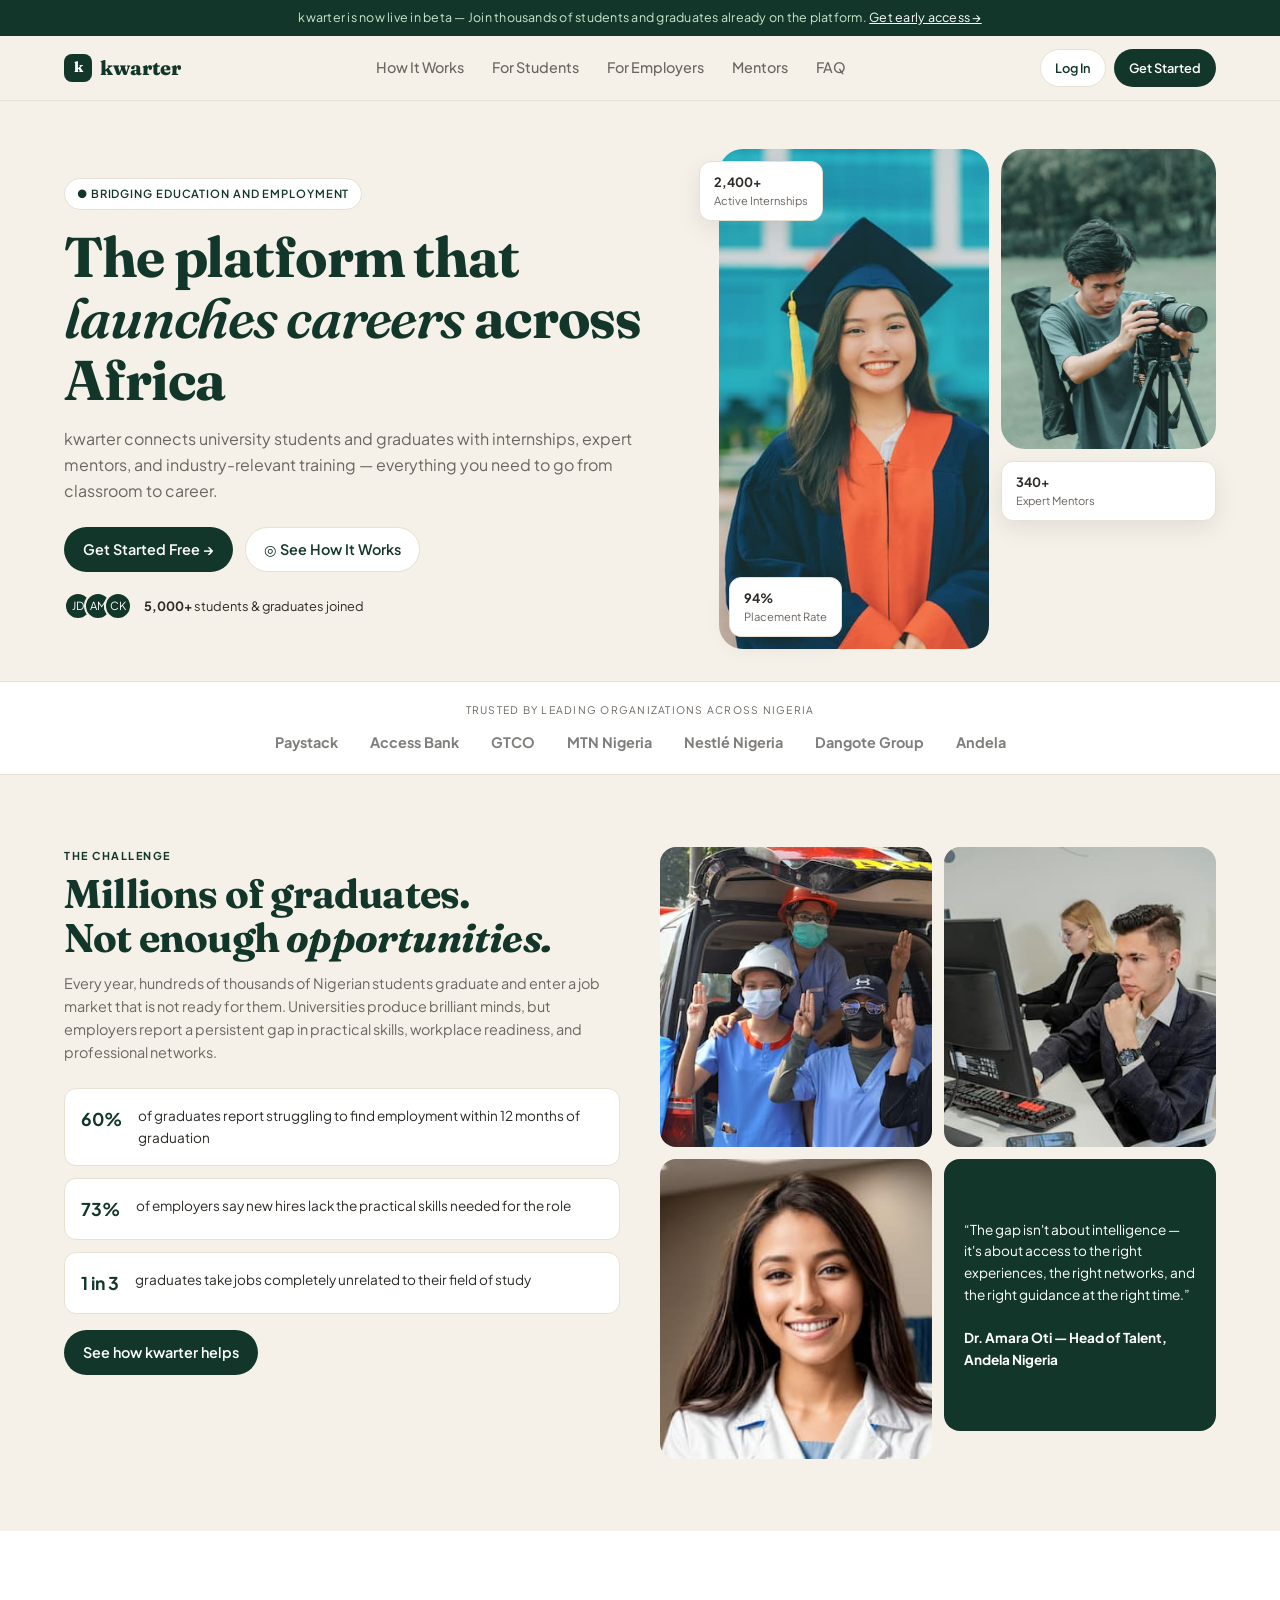
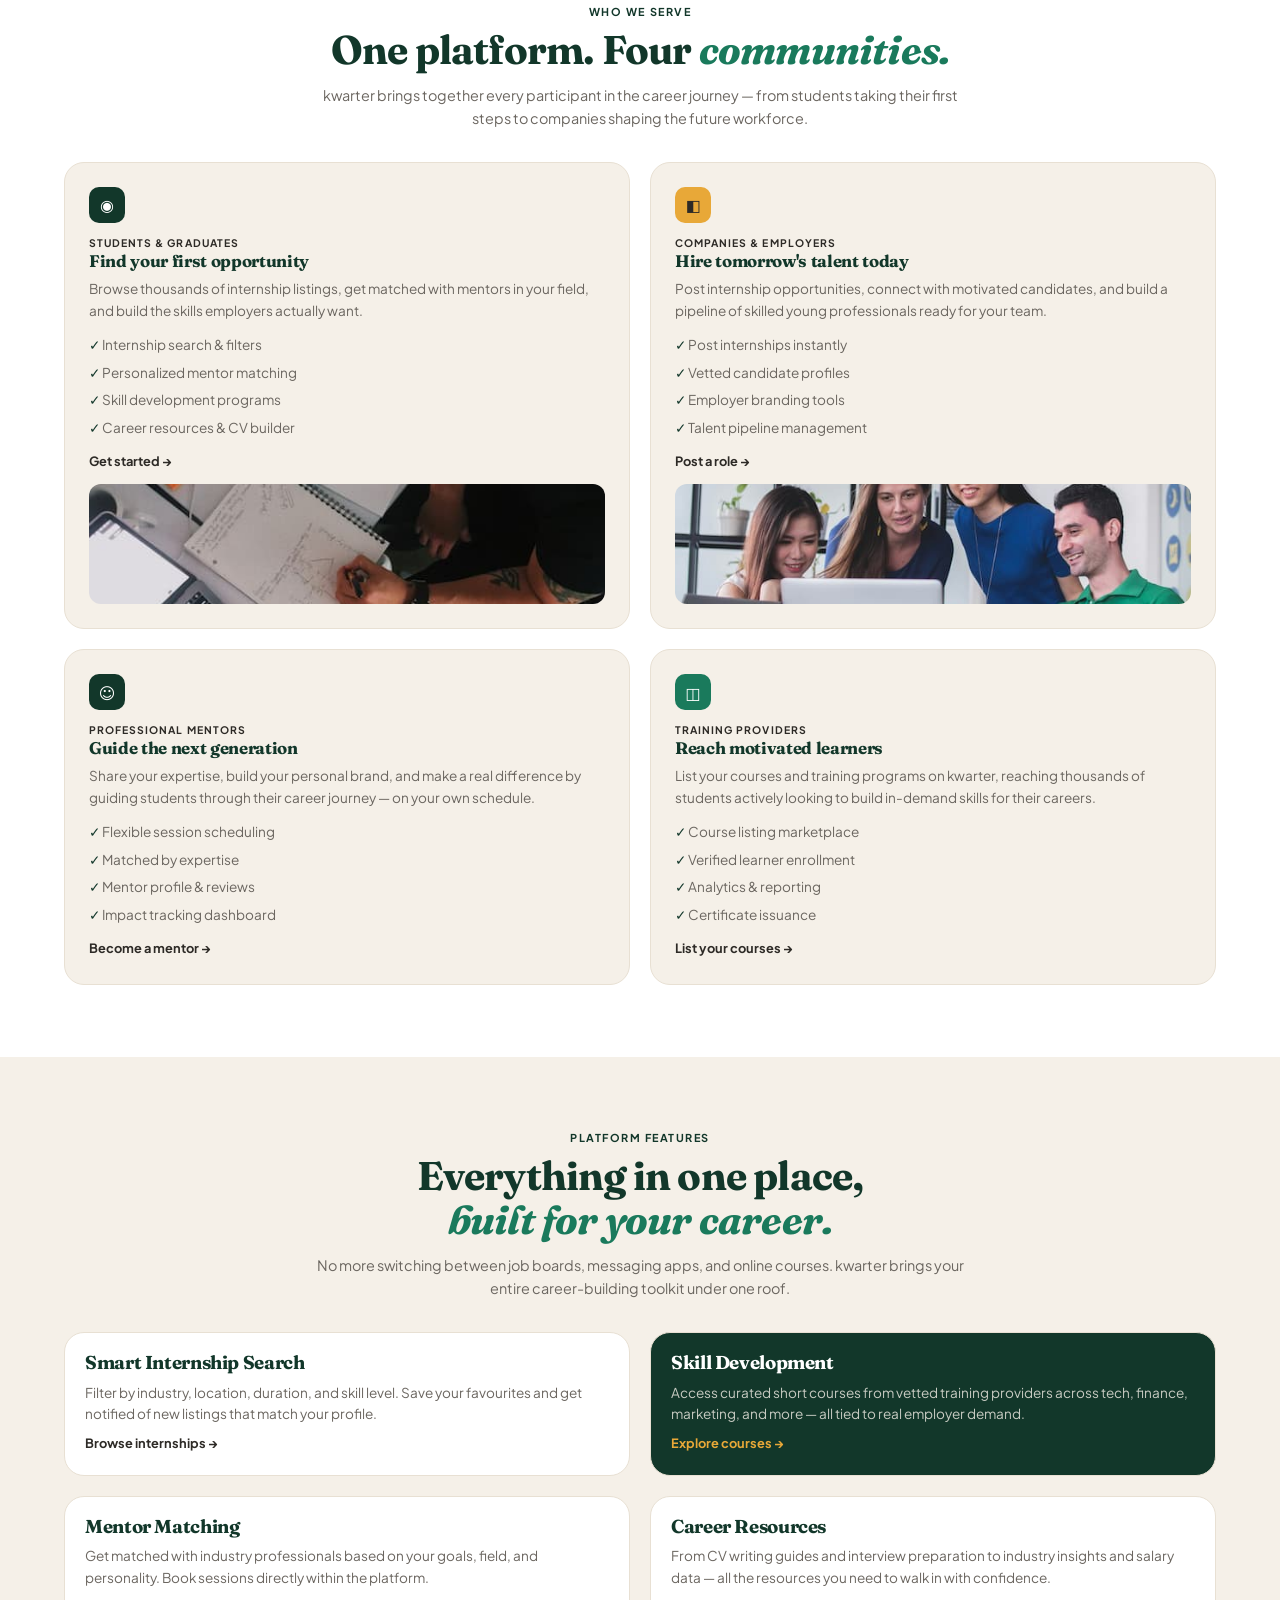
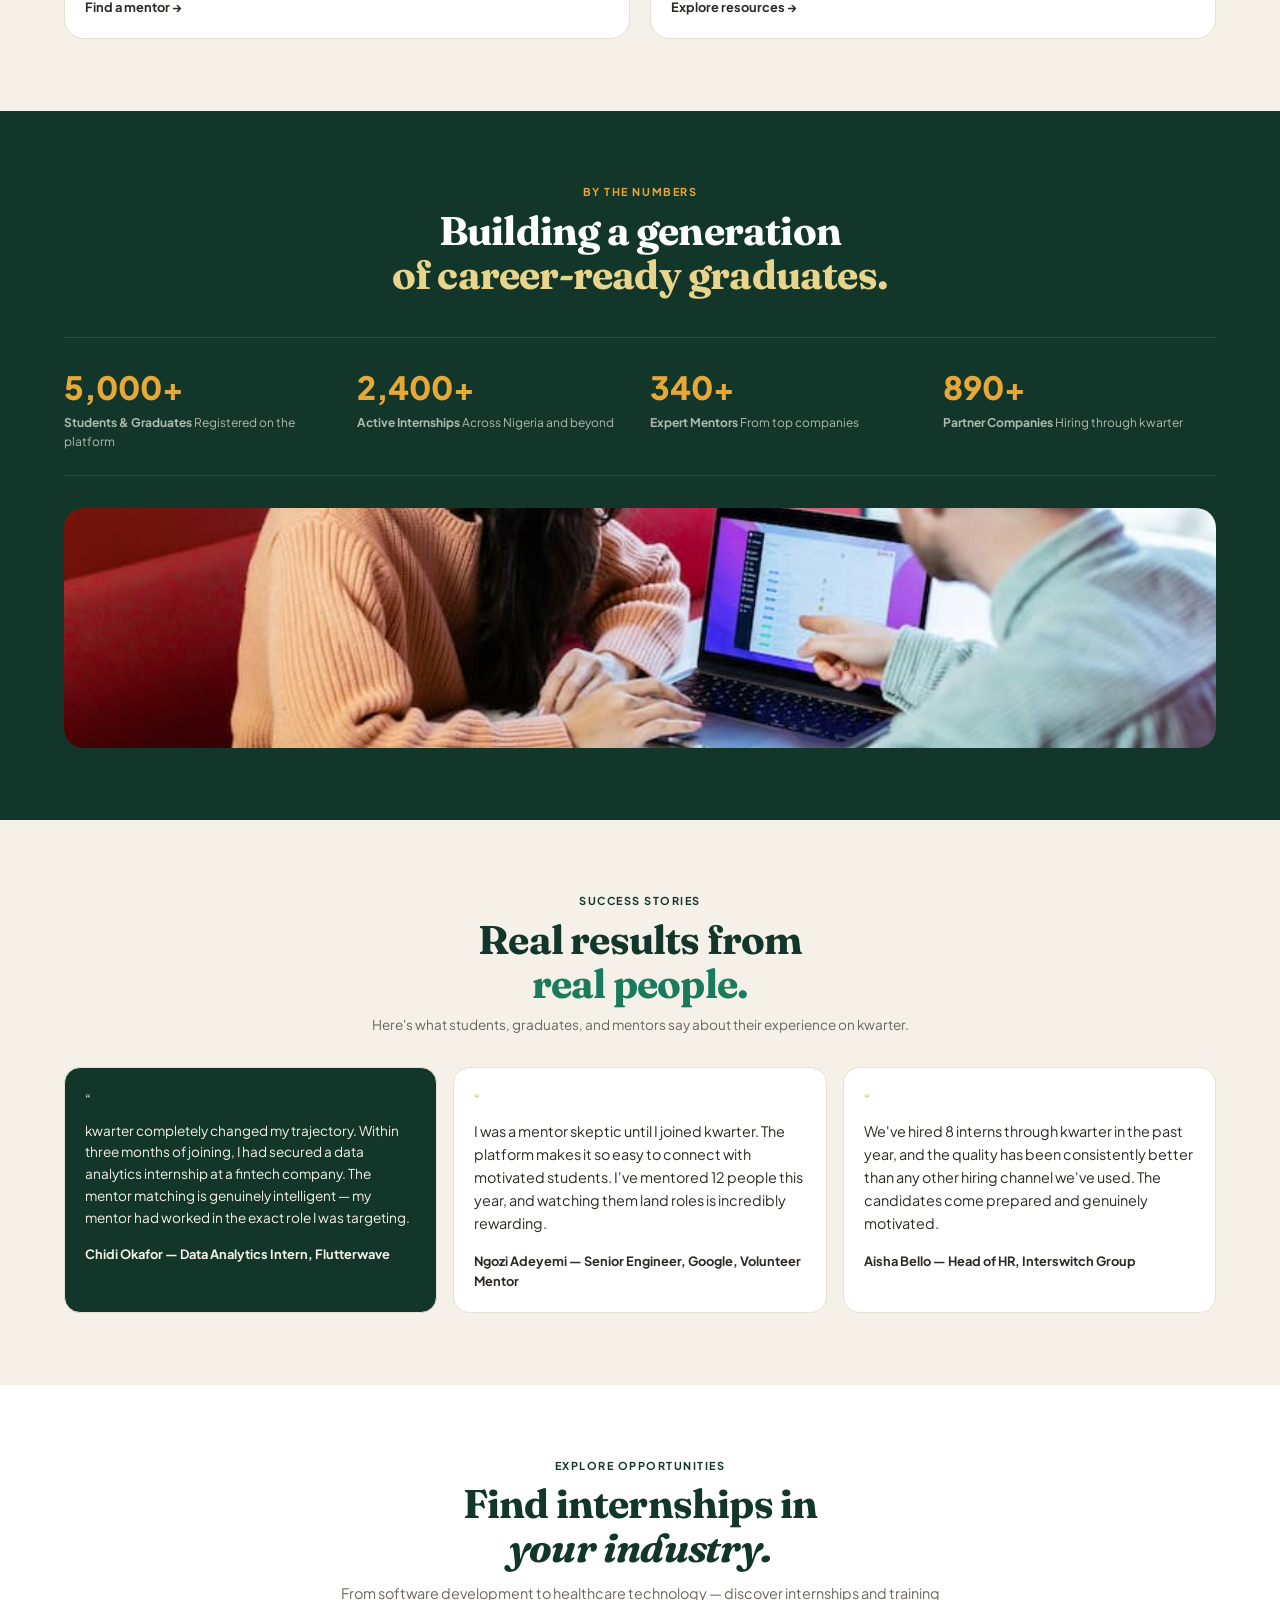
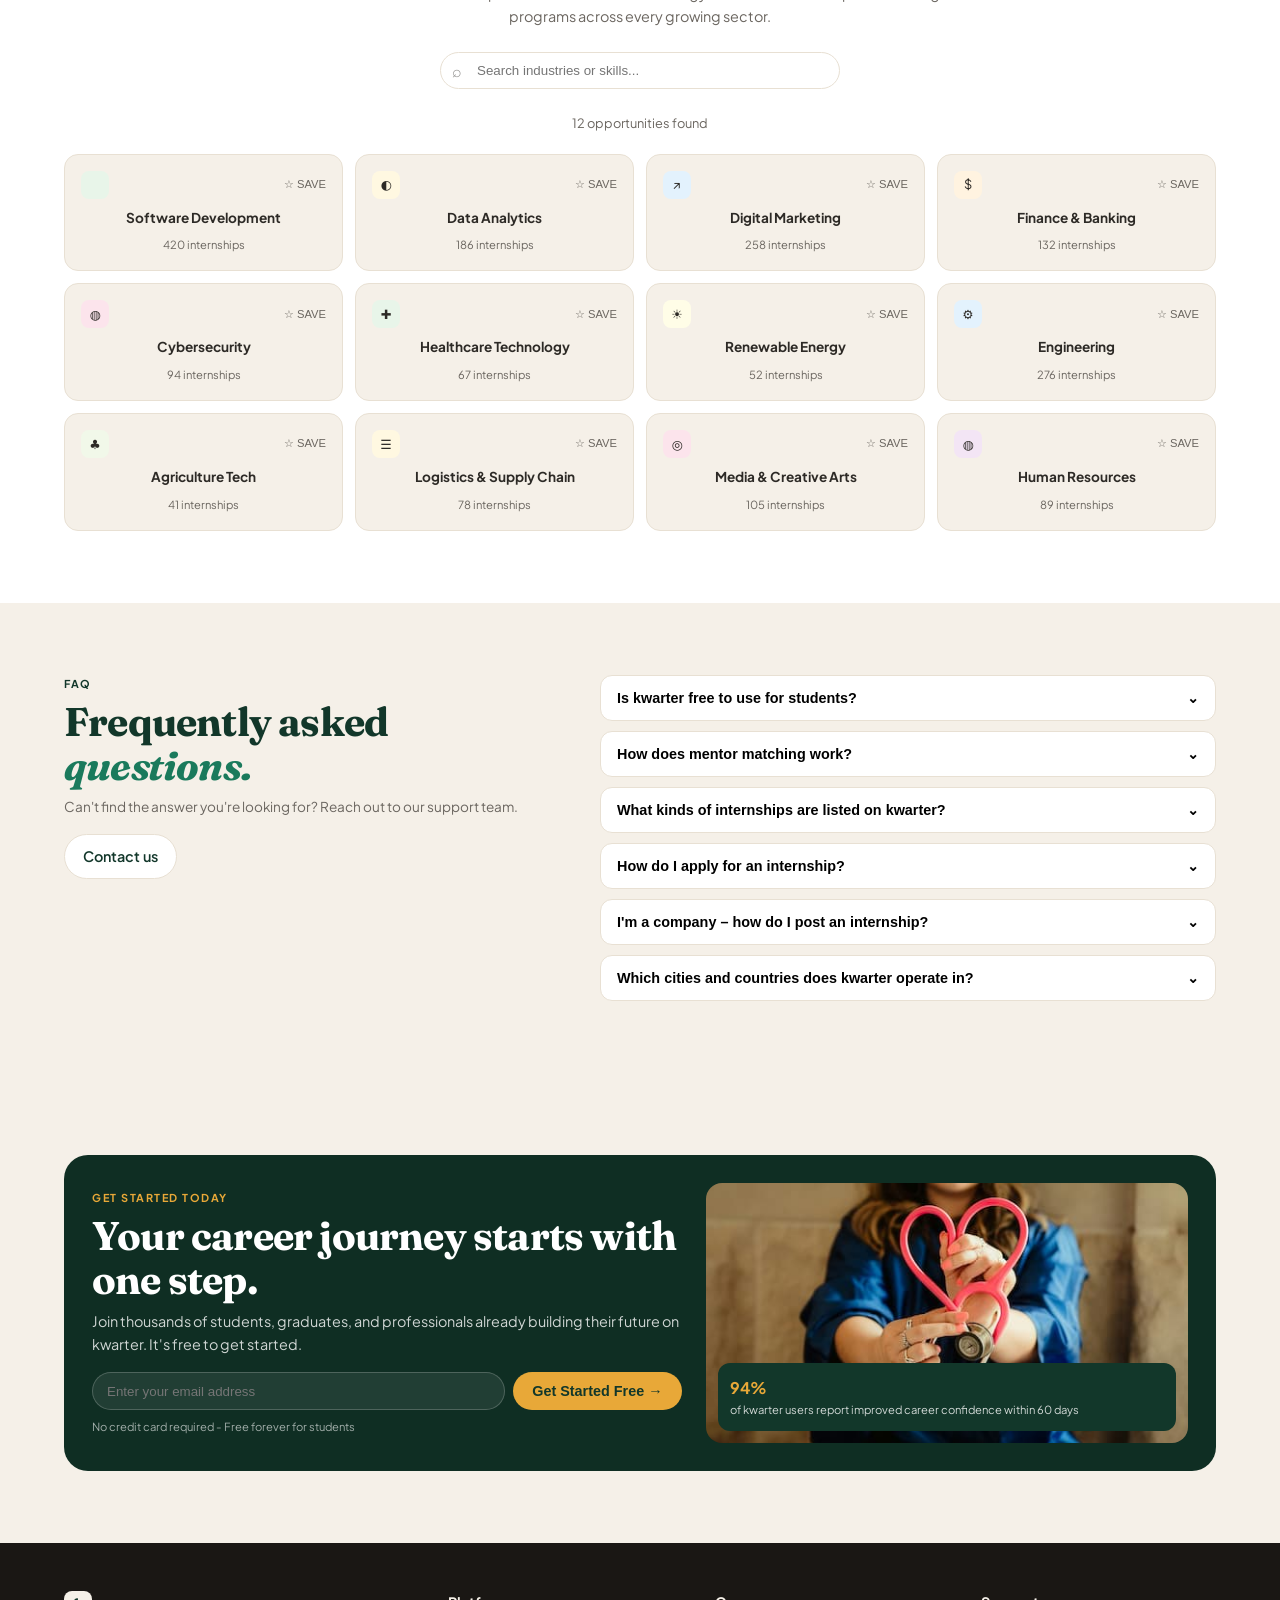
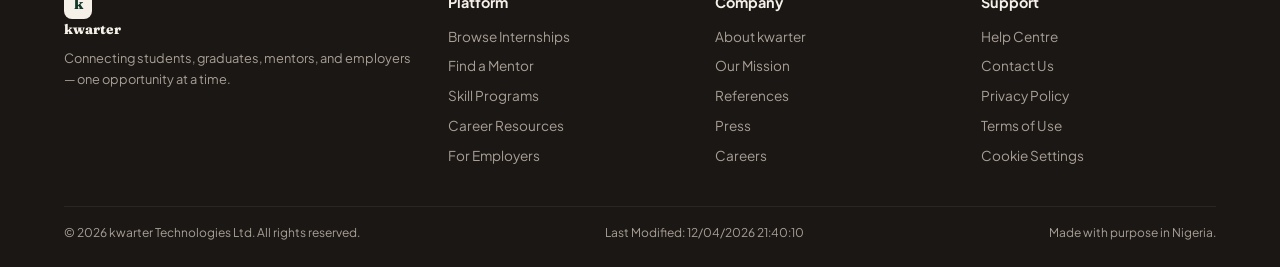
<file: project/index.html>
<!DOCTYPE html>
<html lang="en">

<head>
  <meta charset="UTF-8">
  <meta name="viewport" content="width=device-width, initial-scale=1.0">
  <meta name="description"
    content="Kwarter connects university students and graduates with internships, mentors, and industry training across Africa to launch career-ready talent.">
  <title>Kwarter - The platform that launches careers across Africa</title>
  <link rel="preconnect" href="https://fonts.googleapis.com">
  <link rel="preconnect" href="https://fonts.gstatic.com" crossorigin>
  <link
    href="https://fonts.googleapis.com/css2?family=Fraunces:opsz,wght@9..144,500;9..144,600;9..144,700&family=Plus+Jakarta+Sans:wght@400;500;600;700&display=swap"
    rel="stylesheet">
  <link rel="stylesheet" href="styles/kwarter.css">
  <script src="scripts/kwarter.js" defer></script>
</head>

<body>
  <div class="top-banner">kwarter is now live in beta — Join thousands of students and graduates already on the
    platform. <a href="internships.html" style="text-decoration:underline; color:white">Get early access →</a></div>

  <header class="header">
    <div class="container header-inner">
      <a href="index.html" class="logo"><span class="logo-mark">k</span> kwarter</a>
      <nav class="nav" id="mainNav">
        <a href="#how">How It Works</a>
        <a href="internships.html">For Students</a>
        <a href="internships.html">For Employers</a>
        <a href="mentors.html">Mentors</a>
        <a href="#faq">FAQ</a>
        <span id="savedCount"
          style="display:none; background:var(--primary); color:white; padding:4px 10px; border-radius:999px; font-size:0.7rem; margin-left:8px"></span>
      </nav>
      <div style="display:flex; gap:8px; align-items:center">
        <a href="mentors.html" class="btn btn-outline" style="padding:8px 14px; font-size:0.8rem">Log In</a>
        <a href="internships.html" class="btn btn-primary" style="padding:8px 14px; font-size:0.8rem">Get Started</a>
        <button class="hamburger" id="hamburger" aria-label="menu" aria-expanded="false">☰</button>
      </div>
    </div>
  </header>

  <main>
    <!-- Hero -->
    <section class="hero">
      <div class="container hero-grid">
        <div>
          <span class="eyebrow">● Bridging education and employment</span>
          <h1 style="margin-top:16px">The platform that <span>launches careers</span> across Africa</h1>
          <p class="lead">kwarter connects university students and graduates with internships, expert mentors, and
            industry-relevant training — everything you need to go from classroom to career.</p>
          <div class="hero-actions">
            <a href="internships.html" class="btn btn-primary">Get Started Free →</a>
            <a href="#how" class="btn btn-outline">◎ See How It Works</a>
          </div>
          <div class="avatars">
            <div class="avatar-stack"><span>JD</span><span>AM</span><span>CK</span></div>
            <span style="font-size:0.8rem"><strong>5,000+</strong> students & graduates joined</span>
          </div>
        </div>
        <div class="hero-visual">
          <div style="position:relative">
            <img src="images/graduate-intern.jpg" alt="Graduate celebrating" class="hero-img" loading="eager"
              width="400" height="500">
            <div class="stat-card stat-3"><strong>94%</strong><small>Placement Rate</small></div>
            <div class="stat-card stat-1"><strong>2,400+</strong><small>Active Internships</small></div>
          </div>
          <div style="display:flex; flex-direction:column; gap:12px">
            <img src="images/professional.jpg" alt="Mentorship session" class="hero-img" style="aspect-ratio:1"
              loading="eager" width="300" height="300">
            <div class="stat-card stat-2" style="position:relative; top:0; right:0"><strong>340+</strong><small>Expert
                Mentors</small></div>
          </div>
        </div>
      </div>
    </section>

    <!-- Trusted -->
    <div class="trusted">
      <div class="container">
        <p>Trusted by leading organizations across Nigeria</p>
        <div class="trusted-logos"><span>Paystack</span><span>Access Bank</span><span>GTCO</span><span>MTN
            Nigeria</span><span>Nestlé Nigeria</span><span>Dangote Group</span><span>Andela</span></div>
      </div>
    </div>

    <!-- Challenge -->
    <section class="section section-cream" id="how">
      <div class="container challenge-grid">
        <div>
          <p class="kicker">The Challenge</p>
          <h2>Millions of graduates.<br>Not enough <span
              style="color:var(--primary); font-style:italic">opportunities.</span></h2>
          <p style="margin-top:12px; color:var(--text-light); font-size:0.9rem">Every year, hundreds of thousands of
            Nigerian students graduate and enter a job market that is not ready for them. Universities produce brilliant
            minds, but employers report a persistent gap in practical skills, workplace readiness, and professional
            networks.</p>
          <div class="stat-list">
            <div class="stat-row"><strong>60%</strong><span style="font-size:0.85rem">of graduates report struggling to
                find employment within 12 months of graduation</span></div>
            <div class="stat-row"><strong>73%</strong><span style="font-size:0.85rem">of employers say new hires lack
                the practical skills needed for the role</span></div>
            <div class="stat-row"><strong>1 in 3</strong><span style="font-size:0.85rem">graduates take jobs completely
                unrelated to their field of study</span></div>
          </div>
          <a href="internships.html" class="btn btn-primary" style="margin-top:16px">See how kwarter helps</a>
        </div>
        <div class="challenge-images">
          <img src="images/graduates.jpg" alt="Graduate with cap" class="img" loading="lazy" width="300" height="300">
          <img src="images/work.jpg" alt="Students collaborating" class="img" loading="lazy" width="300" height="300">
          <img src="images/medical-student.jpg" alt="Mentor guiding" class="img" loading="lazy" width="300"
            height="300">
          <div class="img"
            style="background:var(--primary); color:white; display:grid; place-items:center; padding:20px; font-size:0.85rem">
            <p>“The gap isn't about intelligence — it's about access to the right experiences, the right networks, and
              the right guidance at the right time.”<br><br><strong>Dr. Amara Oti — Head of Talent, Andela
                Nigeria</strong></p>
          </div>
        </div>
      </div>
    </section>

    <!-- Communities -->
    <section class="section section-white">
      <div class="container">
        <p class="kicker" style="text-align:center">Who We Serve</p>
        <h2 style="text-align:center">One platform. Four <span
            style="color:#1A7A5C; font-style:italic">communities.</span></h2>
        <p style="text-align:center; max-width:60ch; margin:12px auto 0; color:var(--text-light); font-size:0.9rem">
          kwarter brings together every participant in the career journey — from students taking their first steps to
          companies shaping the future workforce.</p>
        <div class="four-grid">
          <div class="comm-card">
            <div class="icon" style="background:#12372A; color:white">◉</div>
            <p style="font-size:0.65rem; font-weight:700; letter-spacing:0.1em">STUDENTS & GRADUATES</p>
            <h3>Find your first opportunity</h3>
            <p style="font-size:0.85rem; color:var(--text-light)">Browse thousands of internship listings, get matched
              with mentors in your field, and build the skills employers actually want.</p>
            <ul>
              <li>Internship search & filters</li>
              <li>Personalized mentor matching</li>
              <li>Skill development programs</li>
              <li>Career resources & CV builder</li>
            </ul>
            <a href="internships.html"
              style="margin-top:12px; display:inline-block; font-weight:700; font-size:0.8rem">Get started →</a>
            <img src="images/skill-development.jpg" alt="skill development" loading="lazy" width="600" height="200"
              style="margin-top:12px; border-radius:12px; height:120px; object-fit:cover; width:100%">
          </div>
          <div class="comm-card">
            <div class="icon" style="background:#E8A838">◧</div>
            <p style="font-size:0.65rem; font-weight:700; letter-spacing:0.1em">COMPANIES & EMPLOYERS</p>
            <h3>Hire tomorrow's talent today</h3>
            <p style="font-size:0.85rem; color:var(--text-light)">Post internship opportunities, connect with motivated
              candidates, and build a pipeline of skilled young professionals ready for your team.</p>
            <ul>
              <li>Post internships instantly</li>
              <li>Vetted candidate profiles</li>
              <li>Employer branding tools</li>
              <li>Talent pipeline management</li>
            </ul>
            <a href="mentors.html" style="margin-top:12px; display:inline-block; font-weight:700; font-size:0.8rem">Post
              a role →</a>
            <img src="images/work-life.jpg" alt="Students celebrating" loading="lazy" width="600" height="200"
              style="margin-top:12px; border-radius:12px; height:120px; object-fit:cover; width:100%">
          </div>
          <div class="comm-card">
            <div class="icon" style="background:#12372A; color:white">☺</div>
            <p style="font-size:0.65rem; font-weight:700; letter-spacing:0.1em">PROFESSIONAL MENTORS</p>
            <h3>Guide the next generation</h3>
            <p style="font-size:0.85rem; color:var(--text-light)">Share your expertise, build your personal brand, and
              make a real difference by guiding students through their career journey — on your own schedule.</p>
            <ul>
              <li>Flexible session scheduling</li>
              <li>Matched by expertise</li>
              <li>Mentor profile & reviews</li>
              <li>Impact tracking dashboard</li>
            </ul><a href="mentors.html"
              style="margin-top:12px; display:inline-block; font-weight:700; font-size:0.8rem">Become a mentor →</a>
          </div>
          <div class="comm-card">
            <div class="icon" style="background:#1A7A5C; color:white">◫</div>
            <p style="font-size:0.65rem; font-weight:700; letter-spacing:0.1em">TRAINING PROVIDERS</p>
            <h3>Reach motivated learners</h3>
            <p style="font-size:0.85rem; color:var(--text-light)">List your courses and training programs on kwarter,
              reaching thousands of students actively looking to build in-demand skills for their careers.</p>
            <ul>
              <li>Course listing marketplace</li>
              <li>Verified learner enrollment</li>
              <li>Analytics & reporting</li>
              <li>Certificate issuance</li>
            </ul><a href="internships.html"
              style="margin-top:12px; display:inline-block; font-weight:700; font-size:0.8rem">List your courses →</a>
          </div>
        </div>
      </div>
    </section>

    <!-- Platform Features -->
    <section class="section section-cream">
      <div class="container">
        <p class="kicker" style="text-align:center">Platform Features</p>
        <h2 style="text-align:center">Everything in one place,<br><span style="color:#1A7A5C; font-style:italic">built
            for your career.</span></h2>
        <p style="text-align:center; max-width:60ch; margin:12px auto; color:var(--text-light); font-size:0.9rem">No
          more switching between job boards, messaging apps, and online courses. kwarter brings your entire
          career-building toolkit under one roof.</p>
        <div class="features-grid">
          <div class="feature-card">
            <h3>Smart Internship Search</h3>
            <p style="font-size:0.85rem; color:var(--text-light); margin-top:8px">Filter by industry, location,
              duration, and skill level. Save your favourites and get notified of new listings that match your profile.
            </p><a href="internships.html"
              style="font-size:0.8rem; font-weight:700; margin-top:8px; display:inline-block">Browse internships →</a>
          </div>
          <div class="feature-card dark">
            <h3>Skill Development</h3>
            <p style="font-size:0.85rem; opacity:0.8; margin-top:8px">Access curated short courses from vetted training
              providers across tech, finance, marketing, and more — all tied to real employer demand.</p><a
              href="internships.html"
              style="font-size:0.8rem; font-weight:700; margin-top:8px; display:inline-block; color:var(--accent)">Explore
              courses →</a>
          </div>
          <div class="feature-card">
            <h3>Mentor Matching</h3>
            <p style="font-size:0.85rem; color:var(--text-light); margin-top:8px">Get matched with industry
              professionals based on your goals, field, and personality. Book sessions directly within the platform.</p>
            <a href="mentors.html" style="font-size:0.8rem; font-weight:700; margin-top:8px; display:inline-block">Find
              a mentor →</a>
          </div>
          <div class="feature-card">
            <h3>Career Resources</h3>
            <p style="font-size:0.85rem; color:var(--text-light); margin-top:8px">From CV writing guides and interview
              preparation to industry insights and salary data — all the resources you need to walk in with confidence.
            </p><a href="internships.html"
              style="font-size:0.8rem; font-weight:700; margin-top:8px; display:inline-block">Explore resources →</a>
          </div>
        </div>
      </div>
    </section>

    <!-- Numbers -->
    <section class="section section-green">
      <div class="container">
        <p class="kicker" style="text-align:center">By The Numbers</p>
        <h2 style="text-align:center">Building a generation<br><span style="color:#E8D48B">of career-ready
            graduates.</span></h2>
        <div class="numbers-grid">
          <div>
            <div class="num" data-count="5000">0</div><span><strong>Students & Graduates</strong> Registered on the
              platform</span>
          </div>
          <div>
            <div class="num" data-count="2400">0</div><span><strong>Active Internships</strong> Across Nigeria and
              beyond</span>
          </div>
          <div>
            <div class="num" data-count="340">0</div><span><strong>Expert Mentors</strong> From top companies</span>
          </div>
          <div>
            <div class="num" data-count="890">0</div><span><strong>Partner Companies</strong> Hiring through
              kwarter</span>
          </div>
        </div>
        <img src="images/career-ready.jpg" alt="Team collaborating in office" class="numbers-image" loading="lazy"
          width="1200" height="240" style="width:100%; object-fit:cover">
      </div>
    </section>

    <!-- Testimonials -->
    <section class="section section-cream">
      <div class="container">
        <p class="kicker" style="text-align:center">Success Stories</p>
        <h2 style="text-align:center">Real results from<br><span style="color:#1A7A5C">real people.</span></h2>
        <p style="text-align:center; color:var(--text-light); font-size:0.85rem; margin-top:8px">Here's what students,
          graduates, and mentors say about their experience on kwarter.</p>
        <div class="testi-grid">
          <div class="testi-card dark">
            <p>“</p>
            <p style="margin-top:8px; font-size:0.85rem">kwarter completely changed my trajectory. Within three months
              of joining, I had secured a data analytics internship at a fintech company. The mentor matching is
              genuinely intelligent — my mentor had worked in the exact role I was targeting.</p>
            <p style="margin-top:16px; font-weight:700; font-size:0.8rem">Chidi Okafor — Data Analytics Intern,
              Flutterwave</p>
          </div>
          <div class="testi-card">
            <p style="color:var(--accent)">“</p>
            <p style="margin-top:8px">I was a mentor skeptic until I joined kwarter. The platform makes it so easy to
              connect with motivated students. I've mentored 12 people this year, and watching them land roles is
              incredibly rewarding.</p>
            <p style="margin-top:16px; font-weight:700; font-size:0.8rem">Ngozi Adeyemi — Senior Engineer, Google,
              Volunteer Mentor</p>
          </div>
          <div class="testi-card">
            <p style="color:var(--accent)">“</p>
            <p style="margin-top:8px">We've hired 8 interns through kwarter in the past year, and the quality has been
              consistently better than any other hiring channel we've used. The candidates come prepared and genuinely
              motivated.</p>
            <p style="margin-top:16px; font-weight:700; font-size:0.8rem">Aisha Bello — Head of HR, Interswitch Group
            </p>
          </div>
        </div>
      </div>
    </section>

    <!-- Industries -->
    <section class="section section-white" id="industries">
      <div class="container" style="text-align:center">
        <p class="kicker">Explore Opportunities</p>
        <h2>Find internships in<br><span style="font-style:italic">your industry.</span></h2>
        <p style="color:var(--text-light); font-size:0.9rem; max-width:60ch; margin:12px auto">From software development
          to healthcare technology — discover internships and training programs across every growing sector.</p>
        <div class="industry-search">
          <span style="position:absolute; left:12px; top:50%; transform:translateY(-50%); opacity:0.5">⌕</span>
          <input type="search" id="industrySearch" placeholder="Search industries or skills..."
            aria-label="Search industries">
        </div>
        <p id="resultCount" style="font-size:0.8rem; color:var(--text-light); margin-bottom:12px"></p>
        <div class="industry-grid" id="industryGrid"></div>
      </div>
    </section>

    <!-- FAQ -->
    <section class="section section-cream" id="faq">
      <div class="container faq-grid">
        <div>
          <p class="kicker">FAQ</p>
          <h2>Frequently asked<br><span style="color:#1A7A5C; font-style:italic">questions.</span></h2>
          <p style="color:var(--text-light); font-size:0.85rem; margin-top:8px">Can't find the answer you're looking
            for? Reach out to our support team.</p>
          <a href="mentors.html#contact" class="btn btn-outline" style="margin-top:16px">Contact us</a>
        </div>
        <div>
          <div class="faq-item"><button class="faq-q">Is kwarter free to use for students? <span>⌄</span></button>
            <div class="faq-a">Yes, Kwarter is completely free for students and graduates. We believe access to
              opportunity should not be paywalled. We charge employers and training providers a small fee to sustain the
              platform.</div>
          </div>
          <div class="faq-item"><button class="faq-q">How does mentor matching work? <span>⌄</span></button>
            <div class="faq-a">We match you based on your career goals, industry interest, and personality. Our
              algorithm considers mentor expertise, availability, and past mentee reviews to find your best fit.</div>
          </div>
          <div class="faq-item"><button class="faq-q">What kinds of internships are listed on kwarter?
              <span>⌄</span></button>
            <div class="faq-a">We list paid and unpaid internships across 12 sectors including tech, finance,
              healthcare, engineering, and creative industries, from 1-month to 12-month durations.</div>
          </div>
          <div class="faq-item"><button class="faq-q">How do I apply for an internship? <span>⌄</span></button>
            <div class="faq-a">Create a profile, upload your CV, and click apply. Some roles allow one-click apply with
              your Kwarter profile. You can save opportunities and track applications in your dashboard.</div>
          </div>
          <div class="faq-item"><button class="faq-q">I'm a company – how do I post an internship?
              <span>⌄</span></button>
            <div class="faq-a">Sign up as an employer, verify your company, and post in under 5 minutes. We vet
              candidates to ensure basic skill alignment before you review them.</div>
          </div>
          <div class="faq-item"><button class="faq-q">Which cities and countries does kwarter operate in?
              <span>⌄</span></button>
            <div class="faq-a">We started in Lagos, Abuja, and Port Harcourt, Nigeria, and are expanding to Nairobi,
              Accra, and Kigali in 2026. Remote internships are available pan-Africa.</div>
          </div>
        </div>
      </div>
    </section>

    <!-- CTA -->
    <section class="section section-cream">
      <div class="container">
        <div class="cta">
          <div>
            <p class="kicker" style="color:var(--accent)">Get Started Today</p>
            <h2>Your career journey starts with one step.</h2>
            <p style="opacity:0.8; font-size:0.9rem; margin-top:8px">Join thousands of students, graduates, and
              professionals already building their future on kwarter. It's free to get started.</p>
            <form id="ctaForm" class="cta-form"><input type="email" id="ctaEmail" placeholder="Enter your email address"
                required aria-label="email"><button type="submit" class="btn btn-accent">Get Started Free →</button>
            </form>
            <p style="font-size:0.7rem; opacity:0.6; margin-top:8px">No credit card required - Free forever for students
            </p>
          </div>
          <div class="cta-visual"><img src="images/career-journey.jpg" alt="Mentorship meeting" loading="lazy"
              width="600" height="260" style="width:100%; height:100%; object-fit:cover">
            <div
              style="position:absolute; bottom:12px; left:12px; right:12px; background:var(--primary); padding:12px; border-radius:12px">
              <strong style="color:var(--accent)">94%</strong><small
                style="display:block; font-size:0.7rem; opacity:0.8">of kwarter users report improved career confidence
                within 60 days</small>
            </div>
          </div>
        </div>
      </div>
    </section>
  </main>

  <footer class="footer">
    <div class="container">
      <div class="footer-grid">
        <div><a href="index.html" class="logo" style="color:var(--secondary)"><span class="logo-mark"
              style="background:var(--secondary); color:var(--primary)">k</span> kwarter</a>
          <p style="margin-top:8px; font-size:0.8rem">Connecting students, graduates, mentors, and employers — one
            opportunity at a time.</p>
        </div>
        <div>
          <h4>Platform</h4><a href="internships.html">Browse Internships</a><a href="mentors.html">Find a Mentor</a><a
            href="internships.html">Skill Programs</a><a href="index.html#industries">Career Resources</a><a
            href="mentors.html">For Employers</a>
        </div>
        <div>
          <h4>Company</h4><a href="index.html">About kwarter</a><a href="index.html">Our Mission</a><a
            href="references.html">References</a><a href="index.html">Press</a><a href="index.html">Careers</a>
        </div>
        <div>
          <h4>Support</h4><a href="mentors.html#contact">Help Centre</a><a href="mentors.html#contact">Contact Us</a><a
            href="references.html">Privacy Policy</a><a href="references.html">Terms of Use</a><a
            href="index.html">Cookie Settings</a>
        </div>
      </div>
      <div class="footer-bottom"><span>© <span id="currentYear"></span> kwarter Technologies Ltd. All rights
          reserved.</span><span id="lastModified"></span><span>Made with purpose in Nigeria.</span></div>
    </div>
  </footer>
</body>

</html>
</file>
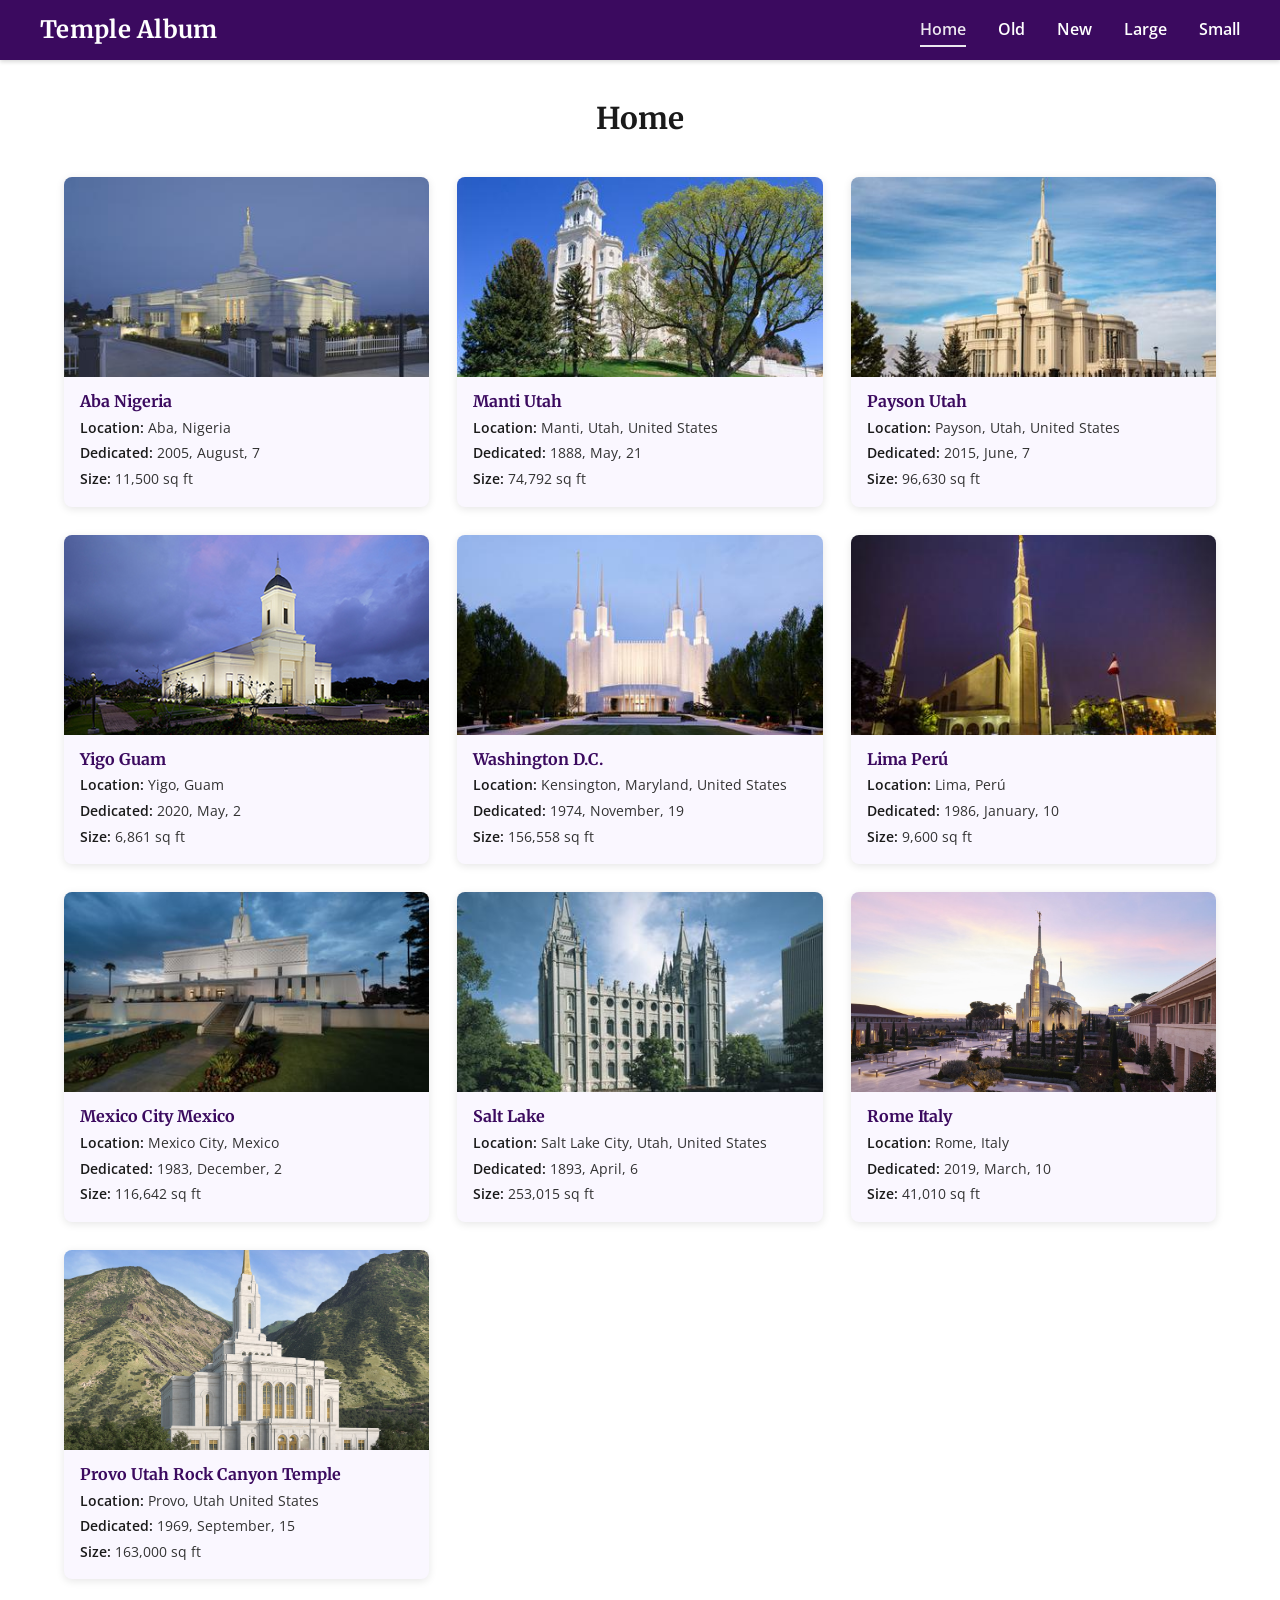
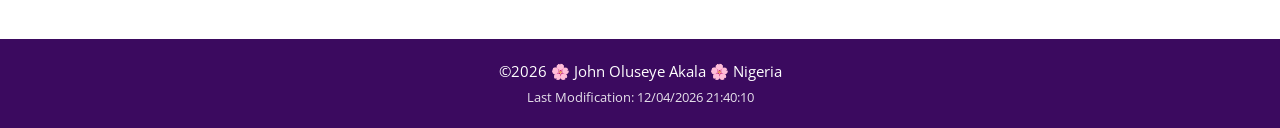
<file: filtered-temples.html>
<!DOCTYPE html>
<html lang="en">
<head>
  <meta charset="UTF-8">
  <meta name="viewport" content="width=device-width, initial-scale=1.0">
  <title>Filtered Temple Album</title>
  <meta name="description" content="A filterable picture album showcasing beautiful LDS temples around the world.">
  <meta name="author" content="John Oluseye Akala">
  <!-- Google Fonts -->
  <link rel="preconnect" href="https://fonts.googleapis.com">
  <link rel="preconnect" href="https://fonts.gstatic.com" crossorigin>
  <link href="https://fonts.googleapis.com/css2?family=Merriweather:wght@400;700&family=Open+Sans:wght@400;600&display=swap" rel="stylesheet">
  <!-- Mobile-first base styles -->
  <link rel="stylesheet" href="styles/filtered-temples.css">
  <!-- Larger screen overrides -->
  <link rel="stylesheet" href="styles/filtered-temples-large.css">
  <script src="scripts/filtered-temples.js" defer></script>
</head>
<body>
<header>
  <div class="header-inner">
    <span class="site-title">Temple Album</span>
    <button id="hamburger" aria-label="Toggle navigation menu" aria-expanded="false" aria-controls="primary-nav">
      <span></span>
      <span></span>
      <span></span>
    </button>
    <nav id="primary-nav" aria-label="Main navigation">
      <ul>
        <li><a href="#" data-filter="home" class="active">Home</a></li>
        <li><a href="#" data-filter="old">Old</a></li>
        <li><a href="#" data-filter="new">New</a></li>
        <li><a href="#" data-filter="large">Large</a></li>
        <li><a href="#" data-filter="small">Small</a></li>
      </ul>
    </nav>
  </div>
</header>
<main>
  <h1 id="filter-heading">Home</h1>
  <div class="temple-grid" id="temple-grid">
    <!-- Temple cards are injected here by JavaScript -->
  </div>
</main>
<footer>
  <div class="footer-inner">
    <p>©<span id="copy-year"></span> 🌸 John Oluseye Akala 🌸 Nigeria</p>
    <p>Last Modification: <span id="last-modified"></span></p>
  </div>
</footer>
</body>
</html>
</file>
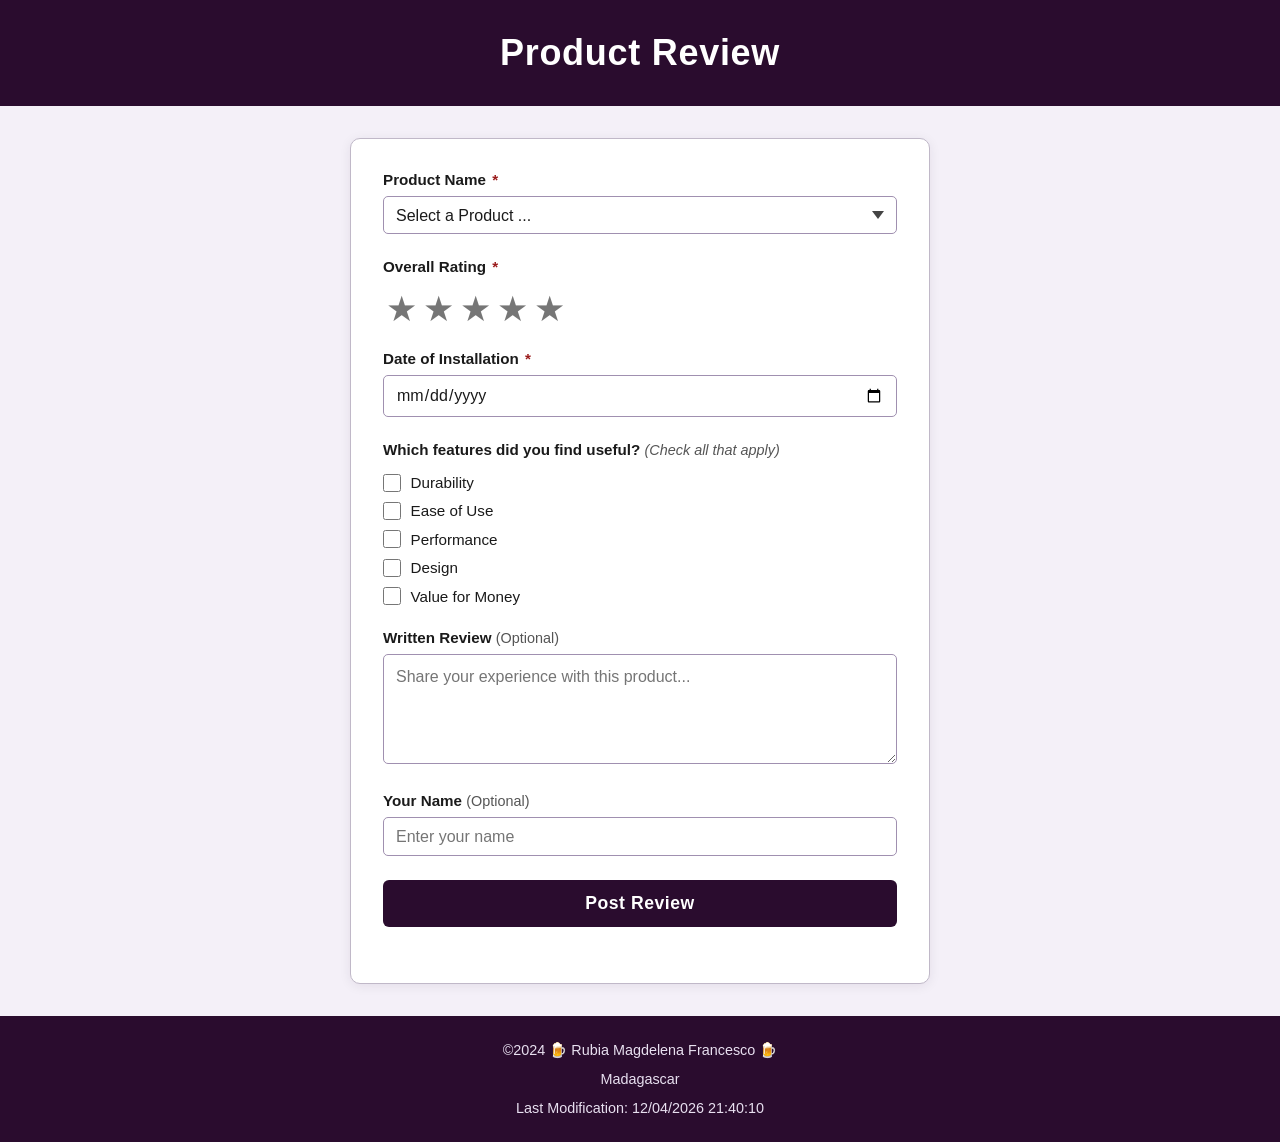
<file: form.html>
<!DOCTYPE html>
<html lang="en">

<head>
  <meta charset="UTF-8">
  <meta name="viewport" content="width=device-width, initial-scale=1.0">
  <meta name="description"
    content="Submit a product review. Rate your product, share your installation date, useful features, and written feedback.">
  <meta name="author" content="John Oluseye Akala">
  <title>Product Review</title>
  <link rel="stylesheet" href="styles/form.css">
  <script src="scripts/form.js" defer></script>
</head>

<body>
  <header class="site-header">
    <h1>Product Review</h1>
  </header>

  <main class="main">
    <form class="form-container" method="get" action="review.html">

      <!-- Product Name -->
      <div class="form-group">
        <label for="product-name">Product Name <abbr title="required">*</abbr></label>
        <select id="product-name" name="productName" required>
          <option value="" disabled selected>Select a Product ...</option>
        </select>
      </div>

      <!-- Overall Rating -->
      <div class="form-group">
        <fieldset class="rating-fieldset">
          <legend>Overall Rating <abbr title="required">*</abbr></legend>
          <div class="stars-rating" role="group" aria-label="Overall Rating">
            <input type="radio" id="star5" name="rating" value="5" required>
            <label for="star5" title="5 stars">&#9733;</label>
            <input type="radio" id="star4" name="rating" value="4" required>
            <label for="star4" title="4 stars">&#9733;</label>
            <input type="radio" id="star3" name="rating" value="3" required>
            <label for="star3" title="3 stars">&#9733;</label>
            <input type="radio" id="star2" name="rating" value="2" required>
            <label for="star2" title="2 stars">&#9733;</label>
            <input type="radio" id="star1" name="rating" value="1" required>
            <label for="star1" title="1 star">&#9733;</label>
          </div>
        </fieldset>
      </div>

      <!-- Date of Installation -->
      <div class="form-group">
        <label for="install-date">Date of Installation <abbr title="required">*</abbr></label>
        <input type="date" id="install-date" name="installDate" required>
      </div>

      <!-- Useful Features -->
      <div class="form-group">
        <fieldset>
          <legend>Which features did you find useful? <span class="subtitle">(Check all that apply)</span></legend>
          <div class="checkbox-group">
            <div class="checkbox-option">
              <input type="checkbox" id="feature-durability" name="features" value="durability">
              <label for="feature-durability">Durability</label>
            </div>
            <div class="checkbox-option">
              <input type="checkbox" id="feature-ease" name="features" value="ease-of-use">
              <label for="feature-ease">Ease of Use</label>
            </div>
            <div class="checkbox-option">
              <input type="checkbox" id="feature-performance" name="features" value="performance">
              <label for="feature-performance">Performance</label>
            </div>
            <div class="checkbox-option">
              <input type="checkbox" id="feature-design" name="features" value="design">
              <label for="feature-design">Design</label>
            </div>
            <div class="checkbox-option">
              <input type="checkbox" id="feature-value" name="features" value="value">
              <label for="feature-value">Value for Money</label>
            </div>
          </div>
        </fieldset>
      </div>

      <!-- Written Review -->
      <div class="form-group">
        <label for="written-review">Written Review <span class="optional">(Optional)</span></label>
        <textarea id="written-review" name="writtenReview"
          placeholder="Share your experience with this product..."></textarea>
      </div>

      <!-- User Name -->
      <div class="form-group">
        <label for="user-name">Your Name <span class="optional">(Optional)</span></label>
        <input type="text" id="user-name" name="userName" placeholder="Enter your name">
      </div>

      <!-- Submit -->
      <div class="form-group">
        <input type="submit" class="submit-btn" value="Post Review">
      </div>

    </form>
  </main>

  <footer class="site-footer">
    <span class="footer-line">&copy;2024 &#127866; Rubia Magdelena Francesco &#127866;</span>
    <span class="footer-line">Madagascar</span>
    <span class="footer-line" id="last-modified">Last Modification: <span id="mod-date"></span></span>
  </footer>

</body>

</html>
</file>
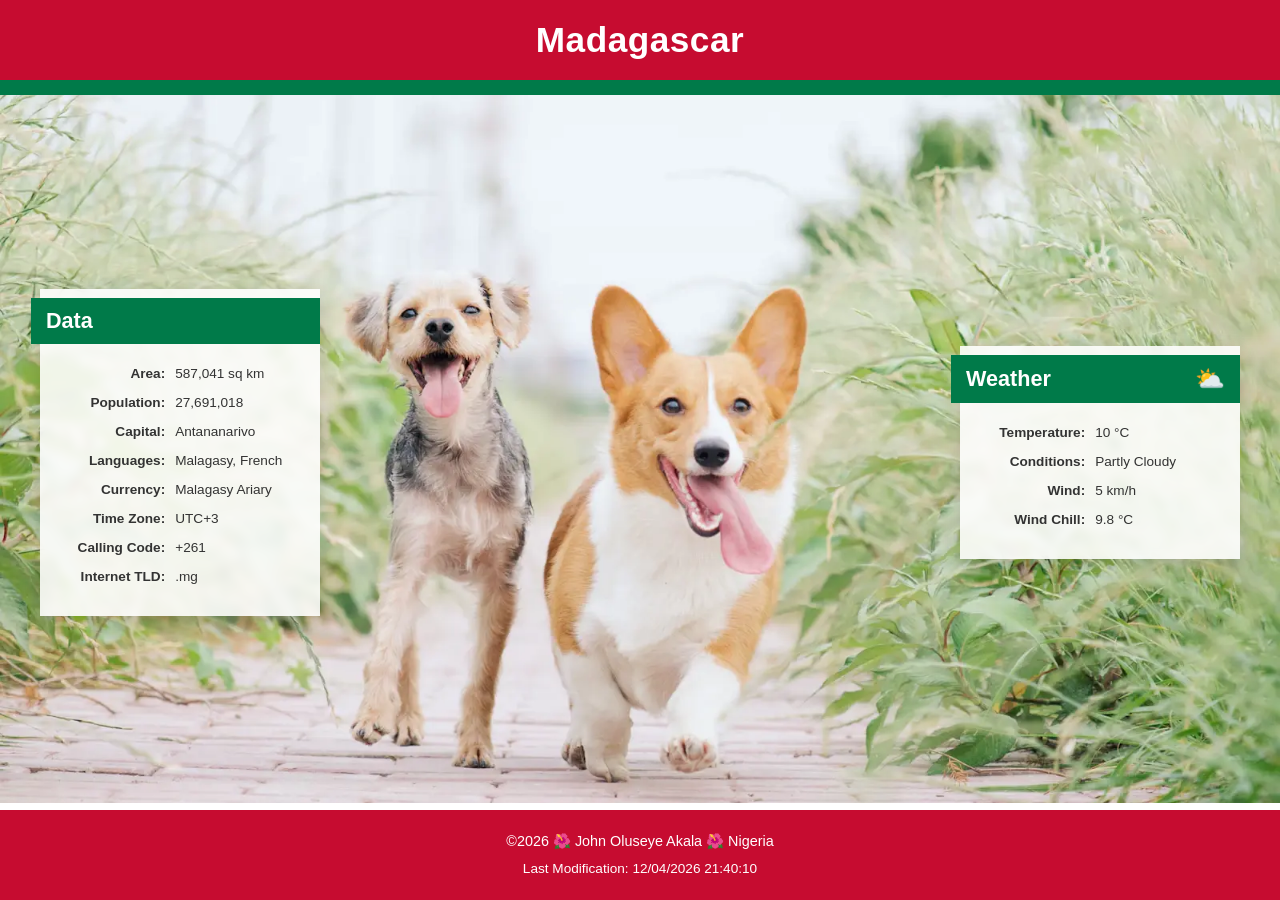
<file: place.html>
<!DOCTYPE html>
<html lang="en">

<head>
    <meta charset="UTF-8">
    <meta name="viewport" content="width=device-width, initial-scale=1.0">
    <title>Madagascar</title>
    <meta name="description"
        content="Explore Nigeria – the island nation known for unique wildlife, stunning landscapes, and rich culture.">
    <meta name="author" content="John Oluseye Akala">
    <link rel="stylesheet" href="styles/place.css">
    <link rel="preconnect" href="https://fonts.googleapis.com">
    <link rel="preconnect" href="https://fonts.gstatic.com" crossorigin>
    <link href="https://fonts.googleapis.com/css2?family=Open+Sans:wght@400;600;700&display=swap" rel="stylesheet">
    <script src="scripts/place.js" defer></script>
</head>

<body>
    <header class="site-header">
        <h1>Madagascar</h1>
    </header>

    <main class="content-wrapper">

        <!-- Hero image: srcset with WebP for responsive swap -->
        <div class="image-container">
            <picture>
                <source media="(min-width: 800px)" srcset="images/hero-desktop-1200.webp 1200w,
                            images/hero-desktop-1600.webp 1600w" sizes="100vw" type="image/webp">
                <source srcset="images/hero-mobile-600.webp 600w,
                            images/hero-mobile-900.webp 900w" sizes="100vw" type="image/webp">
                <img src="images/hero-mobile-600.webp" alt="A cute cat on the bed somewhere in the world"
                    class="hero-image" width="600" height="800">
            </picture>
        </div>

        <!-- Data Card -->
        <section class="info-card data-card">
            <h2 class="card-title">Data</h2>
            <div class="card-body">
                <div class="data-row"><span class="label">Area:</span><span class="value">587,041 sq km</span></div>
                <div class="data-row"><span class="label">Population:</span><span class="value">27,691,018</span></div>
                <div class="data-row"><span class="label">Capital:</span><span class="value">Antananarivo</span></div>
                <div class="data-row"><span class="label">Languages:</span><span class="value">Malagasy, French</span>
                </div>
                <div class="data-row"><span class="label">Currency:</span><span class="value">Malagasy Ariary</span>
                </div>
                <div class="data-row"><span class="label">Time Zone:</span><span class="value">UTC+3</span></div>
                <div class="data-row"><span class="label">Calling Code:</span><span class="value">+261</span></div>
                <div class="data-row"><span class="label">Internet TLD:</span><span class="value">.mg</span></div>
            </div>
        </section>

        <!-- Weather Card -->
        <section class="info-card weather-card">
            <!-- Desktop: emoticon injected via CSS ::after pseudo-element -->
            <!-- Mobile: SVG icon rendered inline below the heading -->
            <h2 class="card-title weather-heading">Weather</h2>

            <!-- SVG weather icon — mobile only (hidden on desktop via CSS) -->
            <svg class="weather-svg-icon" xmlns="http://www.w3.org/2000/svg" viewBox="0 0 1024 1024" role="img"
                aria-label="Partly cloudy weather icon" width="64" height="64">
                <path
                    d="M512 512m-277.333333 0a277.333333 277.333333 0 1 0 554.666666 0 277.333333 277.333333 0 1 0-554.666666 0Z"
                    fill="#EFD358" />
                <path
                    d="M85.333333 533.333333H42.666667a21.333333 21.333333 0 1 1 0-42.666666h42.666666a21.333333 21.333333 0 1 1 0 42.666666zM209.066667 230.4a21.269333 21.269333 0 0 1-15.082667-6.250667l-29.866667-29.866666a21.333333 21.333333 0 1 1 30.165334-30.165334l29.866666 29.866667A21.333333 21.333333 0 0 1 209.066667 230.4zM512 106.666667a21.333333 21.333333 0 0 1-21.333333-21.333334V42.666667a21.333333 21.333333 0 1 1 42.666666 0v42.666666a21.333333 21.333333 0 0 1-21.333333 21.333334zM814.933333 230.4a21.333333 21.333333 0 0 1-15.082666-36.416l29.866666-29.866667a21.333333 21.333333 0 1 1 30.165334 30.165334l-29.866667 29.866666a21.269333 21.269333 0 0 1-15.082667 6.250667zM981.333333 533.333333h-42.666666a21.333333 21.333333 0 1 1 0-42.666666h42.666666a21.333333 21.333333 0 1 1 0 42.666666z"
                    fill="#EFD358" />
                <path
                    d="M810.666667 1002.666667H213.333333c-105.856 0-192-86.122667-192-192s86.144-192 192-192c17.322667 0 34.624 2.453333 51.669334 7.338666A256.128 256.128 0 0 1 490.666667 490.666667a255.786667 255.786667 0 0 1 232.533333 149.290666A189.653333 189.653333 0 0 1 810.666667 618.666667c105.856 0 192 86.122667 192 192s-86.144 192-192 192z"
                    fill="#E0E0E0" />
            </svg>

            <div class="card-body">
                <div class="data-row"><span class="label">Temperature:</span><span class="value">10 °C</span></div>
                <div class="data-row"><span class="label">Conditions:</span><span class="value">Partly Cloudy</span>
                </div>
                <div class="data-row"><span class="label">Wind:</span><span class="value">5 km/h</span></div>
                <div class="data-row"><span class="label">Wind Chill:</span><span class="value"
                        id="wind-chill">--</span></div>
            </div>
        </section>
    </main>

    <footer class="site-footer">
        <p>&copy;<span id="current-year"></span> 🌺 John Oluseye Akala 🌺 Nigeria</p>
        <p class="modified-date">Last Modification: <span id="last-modified"></span></p>
    </footer>
</body>

</html>
</file>
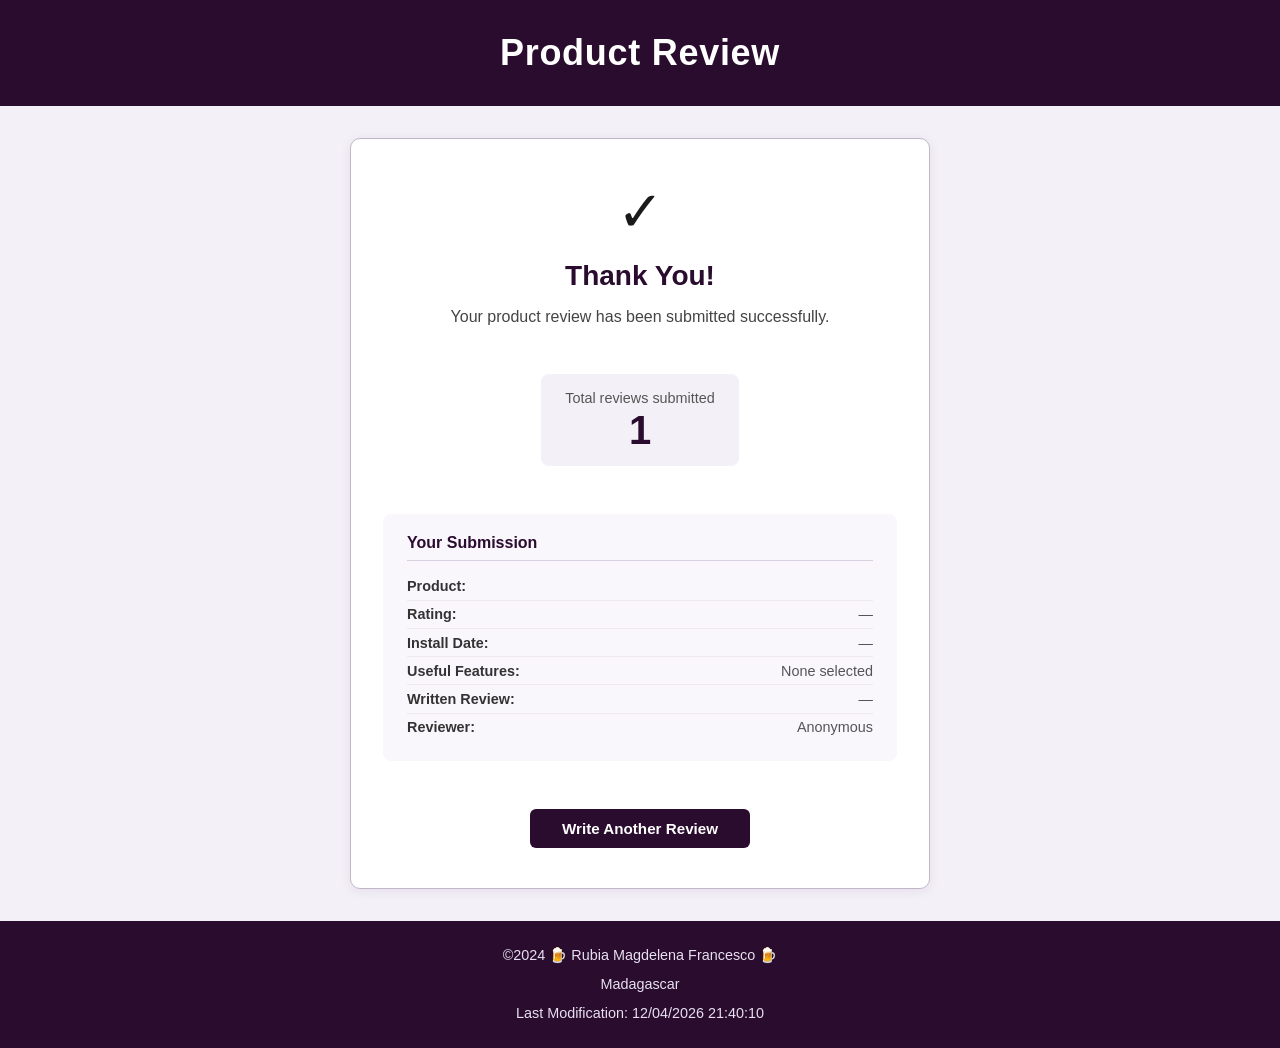
<file: review.html>
<!DOCTYPE html>
<html lang="en">
<head>
  <meta charset="UTF-8">
  <meta name="viewport" content="width=device-width, initial-scale=1.0">
  <title>Review Submitted — Product Review</title>
  <link rel="stylesheet" href="styles/form.css">
  <style>
    /* Confirmation-specific styles */
    .confirmation-card {
      background-color: #ffffff;
      border: 1px solid #c0b8c8;
      border-radius: 10px;
      max-width: 580px;
      width: 100%;
      padding: 2.5rem 2rem;
      box-shadow: 0 2px 12px rgba(42, 12, 46, 0.08);
      text-align: center;
    }

    .check-icon {
      font-size: 3.5rem;
      margin-bottom: 1rem;
      display: block;
    }

    .confirmation-card h2 {
      font-size: 1.75rem;
      color: #2A0C2E;
      margin-bottom: 0.75rem;
    }

    .confirmation-card p {
      font-size: 1rem;
      color: #444444;
      margin-bottom: 1.25rem;
      line-height: 1.6;
    }

    .review-counter {
      background-color: #f4f0f8;
      border-radius: 8px;
      padding: 1rem 1.5rem;
      margin: 1.5rem 0;
      display: inline-block;
    }

    .review-counter .counter-label {
      font-size: 0.9rem;
      color: #555555;
      display: block;
      margin-bottom: 0.25rem;
    }

    .review-counter .counter-number {
      font-size: 2.5rem;
      font-weight: bold;
      color: #2A0C2E;
      line-height: 1;
    }

    .summary-section {
      text-align: left;
      background-color: #f9f6fc;
      border-radius: 8px;
      padding: 1.25rem 1.5rem;
      margin: 1.5rem 0;
    }

    .summary-section h3 {
      font-size: 1rem;
      color: #2A0C2E;
      margin-bottom: 0.75rem;
      border-bottom: 1px solid #d8cfe0;
      padding-bottom: 0.5rem;
    }

    .summary-row {
      display: flex;
      justify-content: space-between;
      gap: 1rem;
      padding: 0.35rem 0;
      font-size: 0.9rem;
      border-bottom: 1px solid #ede8f2;
    }

    .summary-row:last-child {
      border-bottom: none;
    }

    .summary-label {
      font-weight: bold;
      color: #333333;
      flex-shrink: 0;
    }

    .summary-value {
      color: #555555;
      text-align: right;
      word-break: break-word;
    }

    .back-link {
      display: inline-block;
      margin-top: 1.5rem;
      padding: 0.7rem 2rem;
      background-color: #2A0C2E;
      color: #ffffff;
      text-decoration: none;
      border-radius: 6px;
      font-weight: bold;
      font-size: 0.95rem;
      transition: background-color 0.2s;
    }

    .back-link:hover {
      background-color: #4a1c50;
    }
  </style>
</head>
<body>
  <header class="site-header">
    <h1>Product Review</h1>
  </header>

  <main class="main">
    <div class="confirmation-card">
      <span class="check-icon" aria-hidden="true">&#10003;</span>
      <h2>Thank You!</h2>
      <p>Your product review has been submitted successfully.</p>

      <div class="review-counter">
        <span class="counter-label">Total reviews submitted</span>
        <span class="counter-number" id="review-count">0</span>
      </div>

      <div class="summary-section" id="review-summary">
        <h3>Your Submission</h3>
        <!-- Populated by JS from URL params -->
      </div>

      <a href="form.html" class="back-link">Write Another Review</a>
    </div>
  </main>

  <footer class="site-footer">
    <span class="footer-line">&copy;2024 &#127866; Rubia Magdelena Francesco &#127866;</span>
    <span class="footer-line">Madagascar</span>
    <span class="footer-line">Last Modification: <span id="mod-date"></span></span>
  </footer>

  <script src="scripts/review.js"></script>
</body>
</html>
</file>
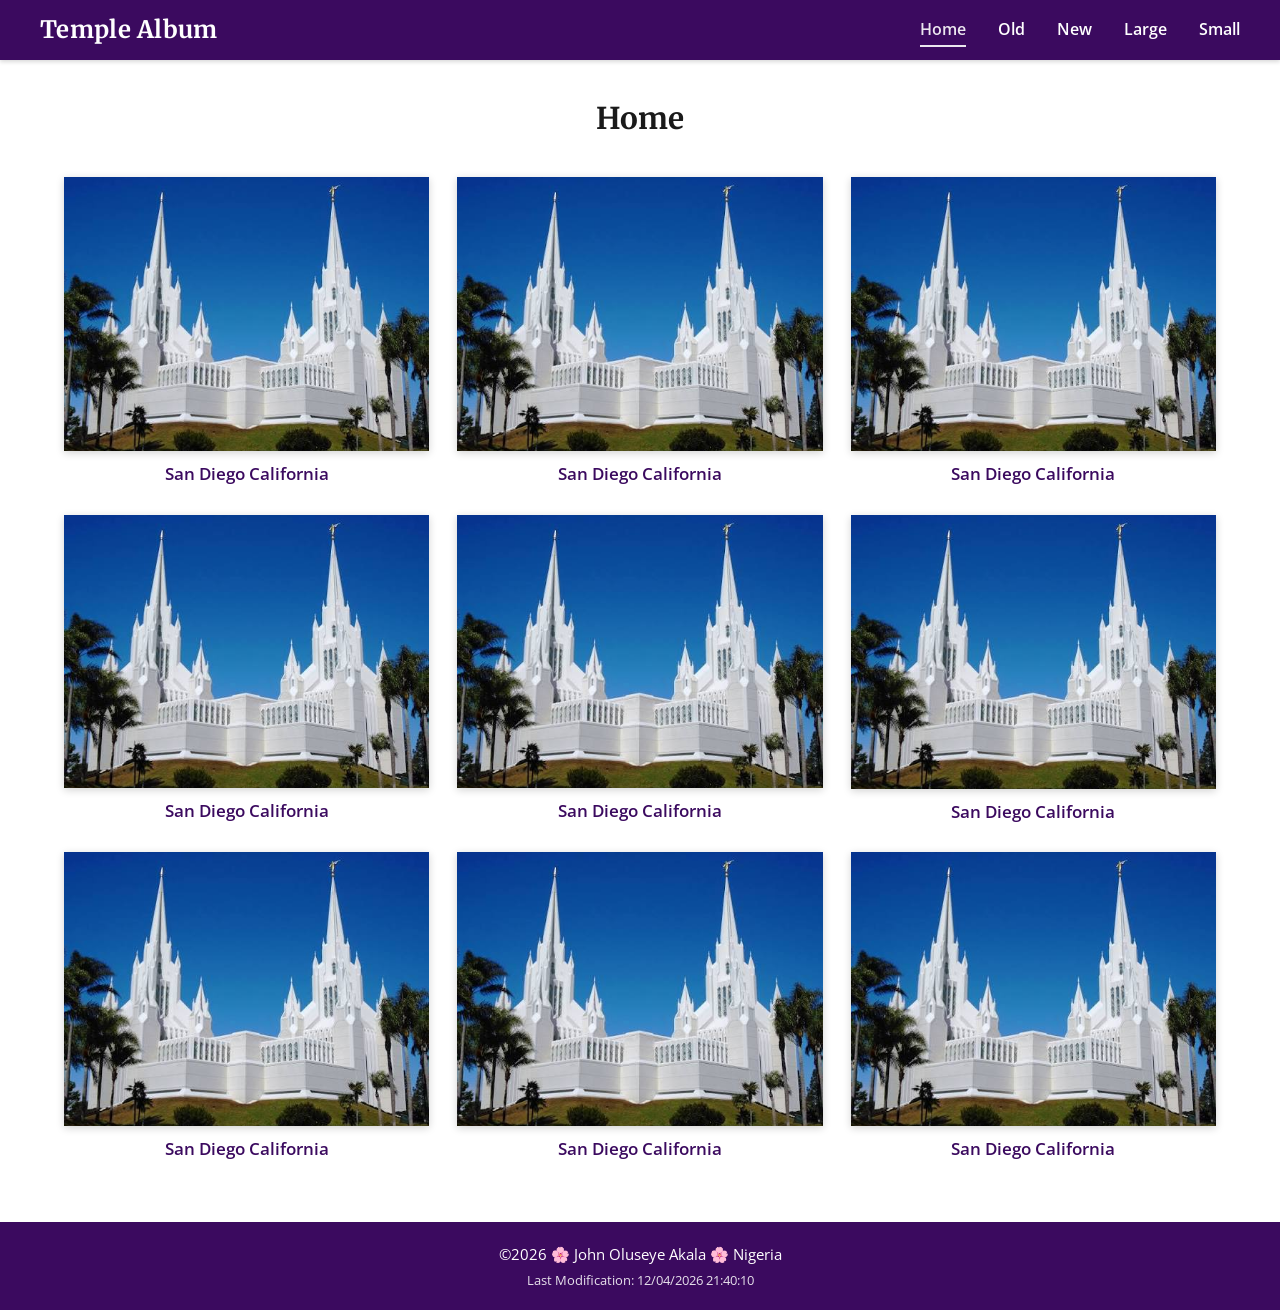
<file: temples.html>
<!DOCTYPE html>
<html lang="en">
<head>
  <meta charset="UTF-8">
  <meta name="viewport" content="width=device-width, initial-scale=1.0">
  <title>Temple Album</title>
  <meta name="description" content="A picture album showcasing beautiful LDS temples around the world.">
  <meta name="author" content="John Oluseye Akala">

  <!-- Google Fonts -->
  <link rel="preconnect" href="https://fonts.googleapis.com">
  <link rel="preconnect" href="https://fonts.gstatic.com" crossorigin>
  <link href="https://fonts.googleapis.com/css2?family=Merriweather:wght@400;700&family=Open+Sans:wght@400;600&display=swap" rel="stylesheet">

  <!-- Mobile-first base styles -->
  <link rel="stylesheet" href="styles/temples.css">
  <!-- Larger screen overrides -->
  <link rel="stylesheet" href="styles/temples-large.css">

  <script src="scripts/temples.js" defer></script>
</head>
<body>

<header>
  <div class="header-inner">
    <span class="site-title">Temple Album</span>

    <button id="hamburger" aria-label="Toggle navigation menu" aria-expanded="false" aria-controls="primary-nav">
      <span></span>
      <span></span>
      <span></span>
    </button>

    <nav id="primary-nav" aria-label="Main navigation">
      <ul>
        <li><a href="#" class="active">Home</a></li>
        <li><a href="#">Old</a></li>
        <li><a href="#">New</a></li>
        <li><a href="#">Large</a></li>
        <li><a href="#">Small</a></li>
      </ul>
    </nav>
  </div>
</header>

<main>
  <h1>Home</h1>

  <div class="temple-grid">
    <figure>
      <img src="images/san-diego-temple.jpg" alt="San Diego California Temple" loading="lazy" width="800" height="600">
      <figcaption>San Diego California</figcaption>
    </figure>
    <figure>
      <img src="images/san-diego-temple.jpg" alt="San Diego California Temple" loading="lazy" width="800" height="600">
      <figcaption>San Diego California</figcaption>
    </figure>
    <figure>
      <img src="images/san-diego-temple.jpg" alt="San Diego California Temple" loading="lazy" width="800" height="600">
      <figcaption>San Diego California</figcaption>
    </figure>
    <figure>
      <img src="images/san-diego-temple.jpg" alt="San Diego California Temple" loading="lazy" width="800" height="600">
      <figcaption>San Diego California</figcaption>
    </figure>
    <figure>
      <img src="images/san-diego-temple.jpg" alt="San Diego California Temple" loading="lazy" width="800" height="600">
      <figcaption>San Diego California</figcaption>
    </figure>
    <figure>
      <img src="images/san-diego-temple.jpg" alt="San Diego California Temple" loading="lazy" width="800" height="600">
      <figcaption>San Diego California</figcaption>
    </figure>
    <figure>
      <img src="images/san-diego-temple.jpg" alt="San Diego California Temple" loading="lazy" width="800" height="600">
      <figcaption>San Diego California</figcaption>
    </figure>
    <figure>
      <img src="images/san-diego-temple.jpg" alt="San Diego California Temple" loading="lazy" width="800" height="600">
      <figcaption>San Diego California</figcaption>
    </figure>
    <figure>
      <img src="images/san-diego-temple.jpg" alt="San Diego California Temple" loading="lazy" width="800" height="600">
      <figcaption>San Diego California</figcaption>
    </figure>
  </div>
</main>

<footer>
  <div class="footer-inner">
    <p>©<span id="copy-year"></span> 🌸 John Oluseye Akala 🌸 Nigeria</p>
    <p>Last Modification: <span id="last-modified"></span></p>
  </div>
</footer>

</body>
</html>
</file>
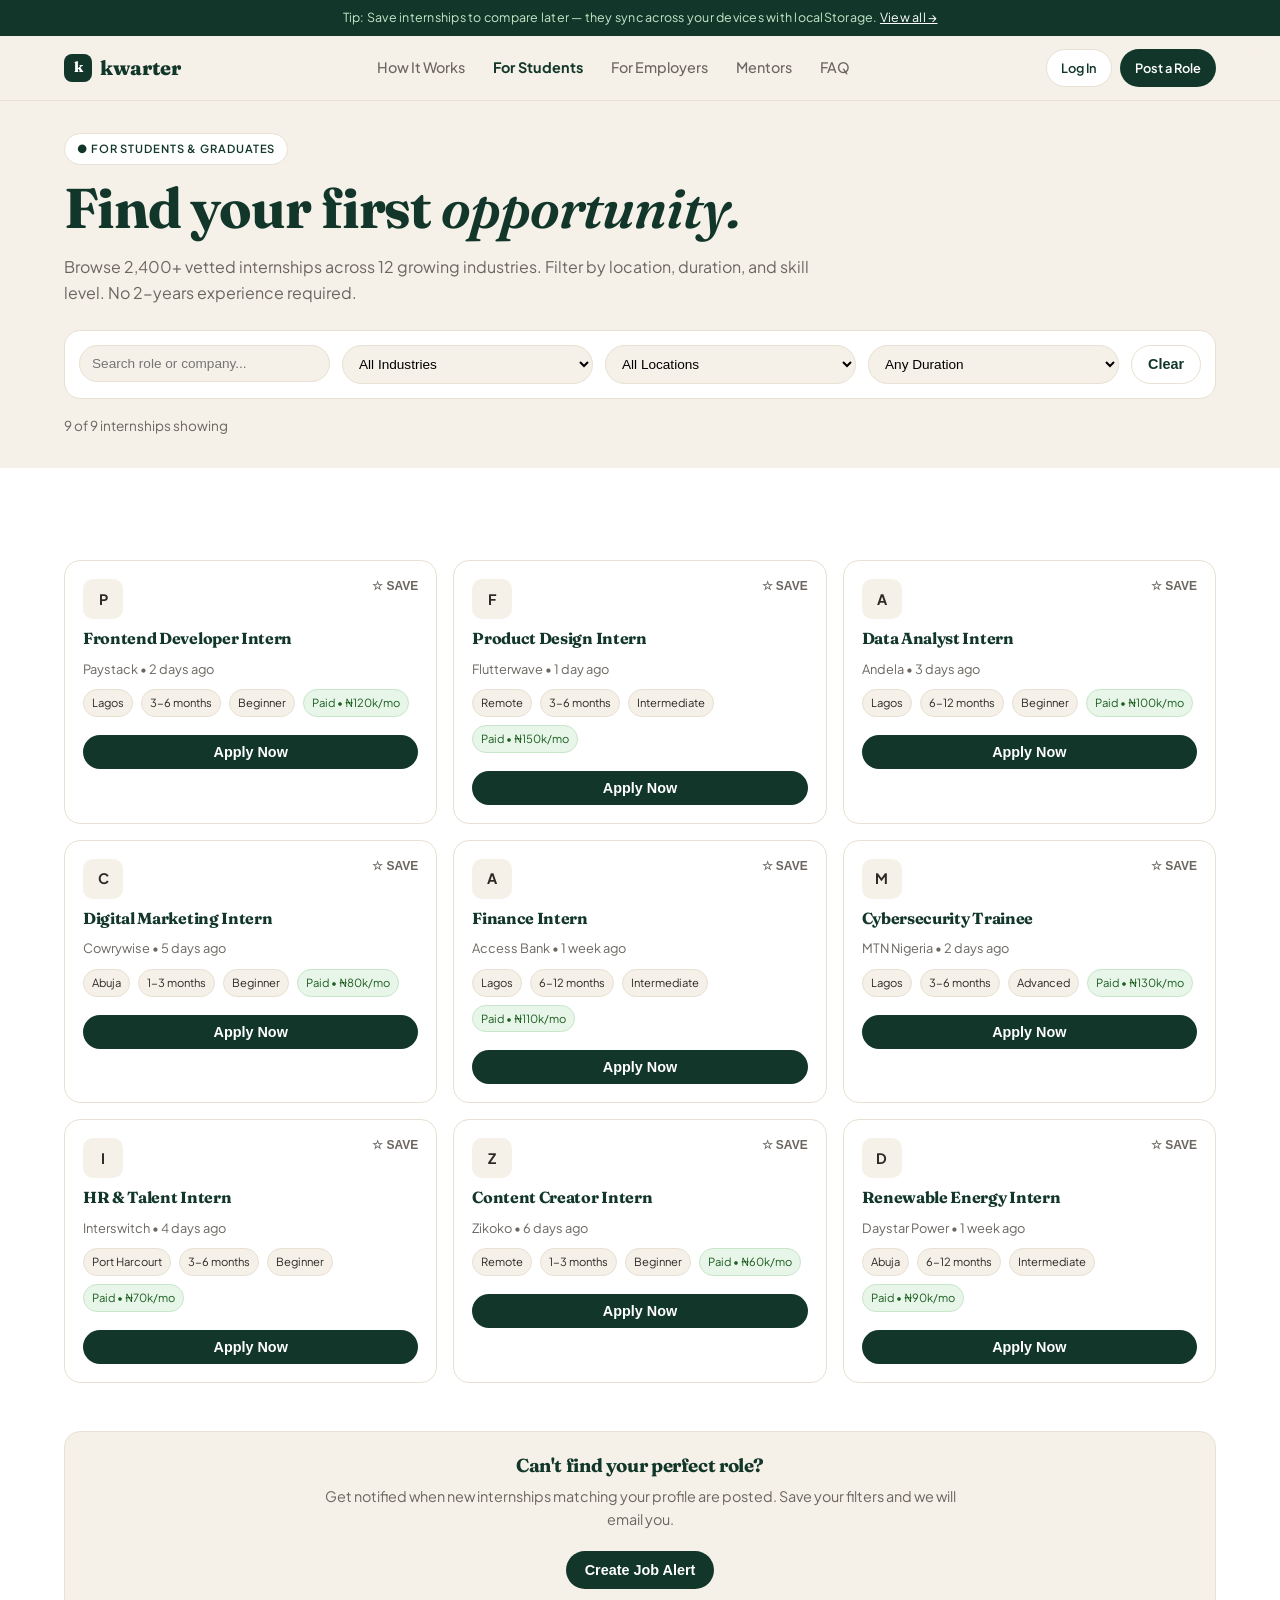
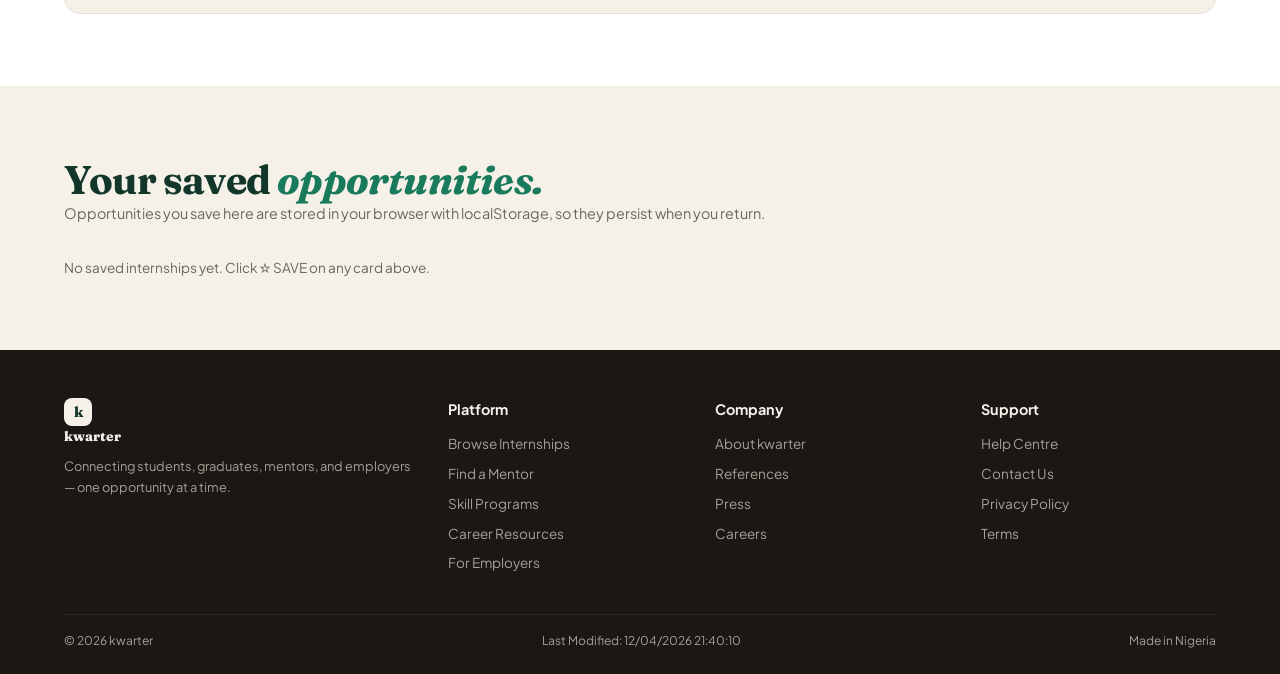
<file: project/internships.html>
<!DOCTYPE html>
<html lang="en">
<head>
<meta charset="UTF-8">
<meta name="viewport" content="width=device-width, initial-scale=1.0">
<meta name="description" content="Browse and filter internships by industry, location, duration and skill level on Kwarter. Save opportunities and find your first role across Africa.">
<title>Internships - Find Your First Opportunity | Kwarter</title>
<link rel="preconnect" href="https://fonts.googleapis.com">
<link rel="preconnect" href="https://fonts.gstatic.com" crossorigin>
<link href="https://fonts.googleapis.com/css2?family=Fraunces:opsz,wght@9..144,600;9..144,700&family=Plus+Jakarta+Sans:wght@400;500;600;700&display=swap" rel="stylesheet">
<link rel="stylesheet" href="styles/kwarter.css">
<script src="scripts/kwarter.js" defer></script>
</head>
<body>
<div class="top-banner">Tip: Save internships to compare later — they sync across your devices with localStorage. <a href="#listings" style="text-decoration:underline; color:white">View all →</a></div>

<header class="header">
  <div class="container header-inner">
    <a href="index.html" class="logo"><span class="logo-mark">k</span> kwarter</a>
    <nav class="nav" id="mainNav">
      <a href="index.html#how">How It Works</a>
      <a href="internships.html" style="color:var(--primary); font-weight:700">For Students</a>
      <a href="mentors.html">For Employers</a>
      <a href="mentors.html">Mentors</a>
      <a href="index.html#faq">FAQ</a>
      <span id="savedCount" style="display:none; background:var(--primary); color:white; padding:4px 10px; border-radius:999px; font-size:0.7rem; margin-left:8px"></span>
    </nav>
    <div style="display:flex; gap:8px; align-items:center">
      <a href="mentors.html#contact" class="btn btn-outline" style="padding:8px 14px; font-size:0.8rem">Log In</a>
      <a href="mentors.html" class="btn btn-primary" style="padding:8px 14px; font-size:0.8rem">Post a Role</a>
      <button class="hamburger" id="hamburger" aria-label="menu" aria-expanded="false">☰</button>
    </div>
  </div>
</header>

<main>
<section class="hero" style="padding:32px 0">
  <div class="container">
    <span class="eyebrow">● For Students & Graduates</span>
    <h1 style="margin-top:12px">Find your first <span>opportunity.</span></h1>
    <p class="lead" style="max-width:65ch">Browse 2,400+ vetted internships across 12 growing industries. Filter by location, duration, and skill level. No 2-years experience required.</p>
    
    <!-- Filters - Required for JS array methods demo -->
    <div class="filter-bar">
      <div class="filter-group">
        <input type="search" id="jobSearch" placeholder="Search role or company..." aria-label="Search internships">
      </div>
      <div class="filter-group">
        <select id="industryFilter" aria-label="Filter by industry">
          <option value="all">All Industries</option>
          <option value="tech">Tech</option>
          <option value="marketing">Marketing</option>
          <option value="finance">Finance</option>
          <option value="engineering">Engineering</option>
          <option value="health">Health</option>
          <option value="business">Business</option>
          <option value="creative">Creative</option>
        </select>
      </div>
      <div class="filter-group">
        <select id="locationFilter" aria-label="Filter by location">
          <option value="all">All Locations</option>
          <option value="Lagos">Lagos</option>
          <option value="Abuja">Abuja</option>
          <option value="Remote">Remote</option>
          <option value="Port Harcourt">Port Harcourt</option>
        </select>
      </div>
      <div class="filter-group">
        <select id="durationFilter" aria-label="Filter by duration">
          <option value="all">Any Duration</option>
          <option value="1-3">1-3 months</option>
          <option value="3-6">3-6 months</option>
          <option value="6-12">6-12 months</option>
        </select>
      </div>
      <button id="clearFilters" class="btn btn-outline" style="padding:10px 16px">Clear</button>
    </div>
    <p id="listingCount" style="margin-top:16px; font-size:0.85rem; color:var(--text-light)"></p>
  </div>
</section>

<section class="section section-white" id="listings">
  <div class="container">
    <div class="internship-grid" id="internshipGrid"></div>
    
    <div style="margin-top:48px; padding:24px; background:var(--secondary); border:1px solid var(--border); border-radius:16px; text-align:center">
      <h3>Can't find your perfect role?</h3>
      <p style="font-size:0.9rem; color:var(--text-light); max-width:60ch; margin:8px auto">Get notified when new internships matching your profile are posted. Save your filters and we will email you.</p>
      <button class="btn btn-primary" style="margin-top:12px" onclick="alert('Feature: Email alerts saved to localStorage!')">Create Job Alert</button>
    </div>
  </div>
</section>

<!-- Saved Panel -->
<section class="section section-cream">
  <div class="container">
    <h2>Your saved <span style="font-style:italic; color:#1A7A5C">opportunities.</span></h2>
    <p style="color:var(--text-light); font-size:0.9rem">Opportunities you save here are stored in your browser with localStorage, so they persist when you return.</p>
    <div id="savedGrid" class="internship-grid" style="margin-top:20px"></div>
    <p id="noSaved" style="margin-top:12px; color:var(--text-light); font-size:0.85rem">No saved internships yet. Click ☆ SAVE on any card above.</p>
  </div>
</section>
</main>

<footer class="footer">
  <div class="container">
    <div class="footer-grid">
      <div><a href="index.html" class="logo" style="color:var(--secondary)"><span class="logo-mark" style="background:var(--secondary); color:var(--primary)">k</span> kwarter</a><p style="margin-top:8px; font-size:0.8rem">Connecting students, graduates, mentors, and employers — one opportunity at a time.</p></div>
      <div><h4>Platform</h4><a href="internships.html">Browse Internships</a><a href="mentors.html">Find a Mentor</a><a href="internships.html">Skill Programs</a><a href="index.html#industries">Career Resources</a><a href="mentors.html">For Employers</a></div>
      <div><h4>Company</h4><a href="index.html">About kwarter</a><a href="references.html">References</a><a href="index.html">Press</a><a href="index.html">Careers</a></div>
      <div><h4>Support</h4><a href="mentors.html#contact">Help Centre</a><a href="mentors.html#contact">Contact Us</a><a href="references.html">Privacy Policy</a><a href="references.html">Terms</a></div>
    </div>
    <div class="footer-bottom"><span>© <span id="currentYear"></span> kwarter</span><span id="lastModified"></span><span>Made in Nigeria</span></div>
  </div>
</footer>
</body>
</html>
</file>
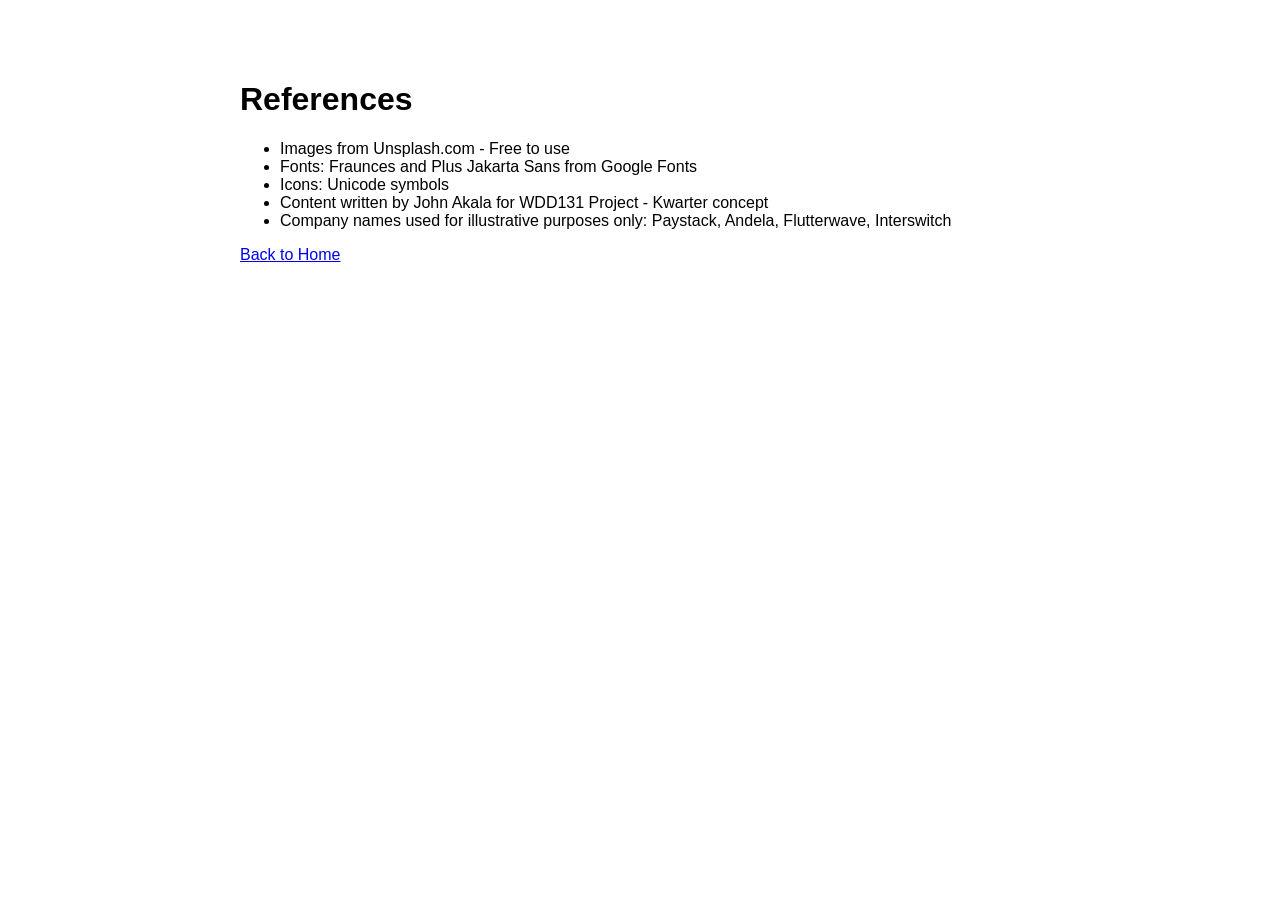
<file: project/references.html>
<!DOCTYPE html>
<html lang="en"><head><meta charset="UTF-8"><meta name="viewport" content="width=device-width, initial-scale=1.0"><title>References - Kwarter</title></head><body style="font-family:sans-serif; max-width:800px; margin:40px auto; padding:20px"><h1>References</h1><ul><li>Images from Unsplash.com - Free to use</li><li>Fonts: Fraunces and Plus Jakarta Sans from Google Fonts</li><li>Icons: Unicode symbols</li><li>Content written by John Akala for WDD131 Project - Kwarter concept</li><li>Company names used for illustrative purposes only: Paystack, Andela, Flutterwave, Interswitch</li></ul><a href="index.html">Back to Home</a></body></html>
</file>
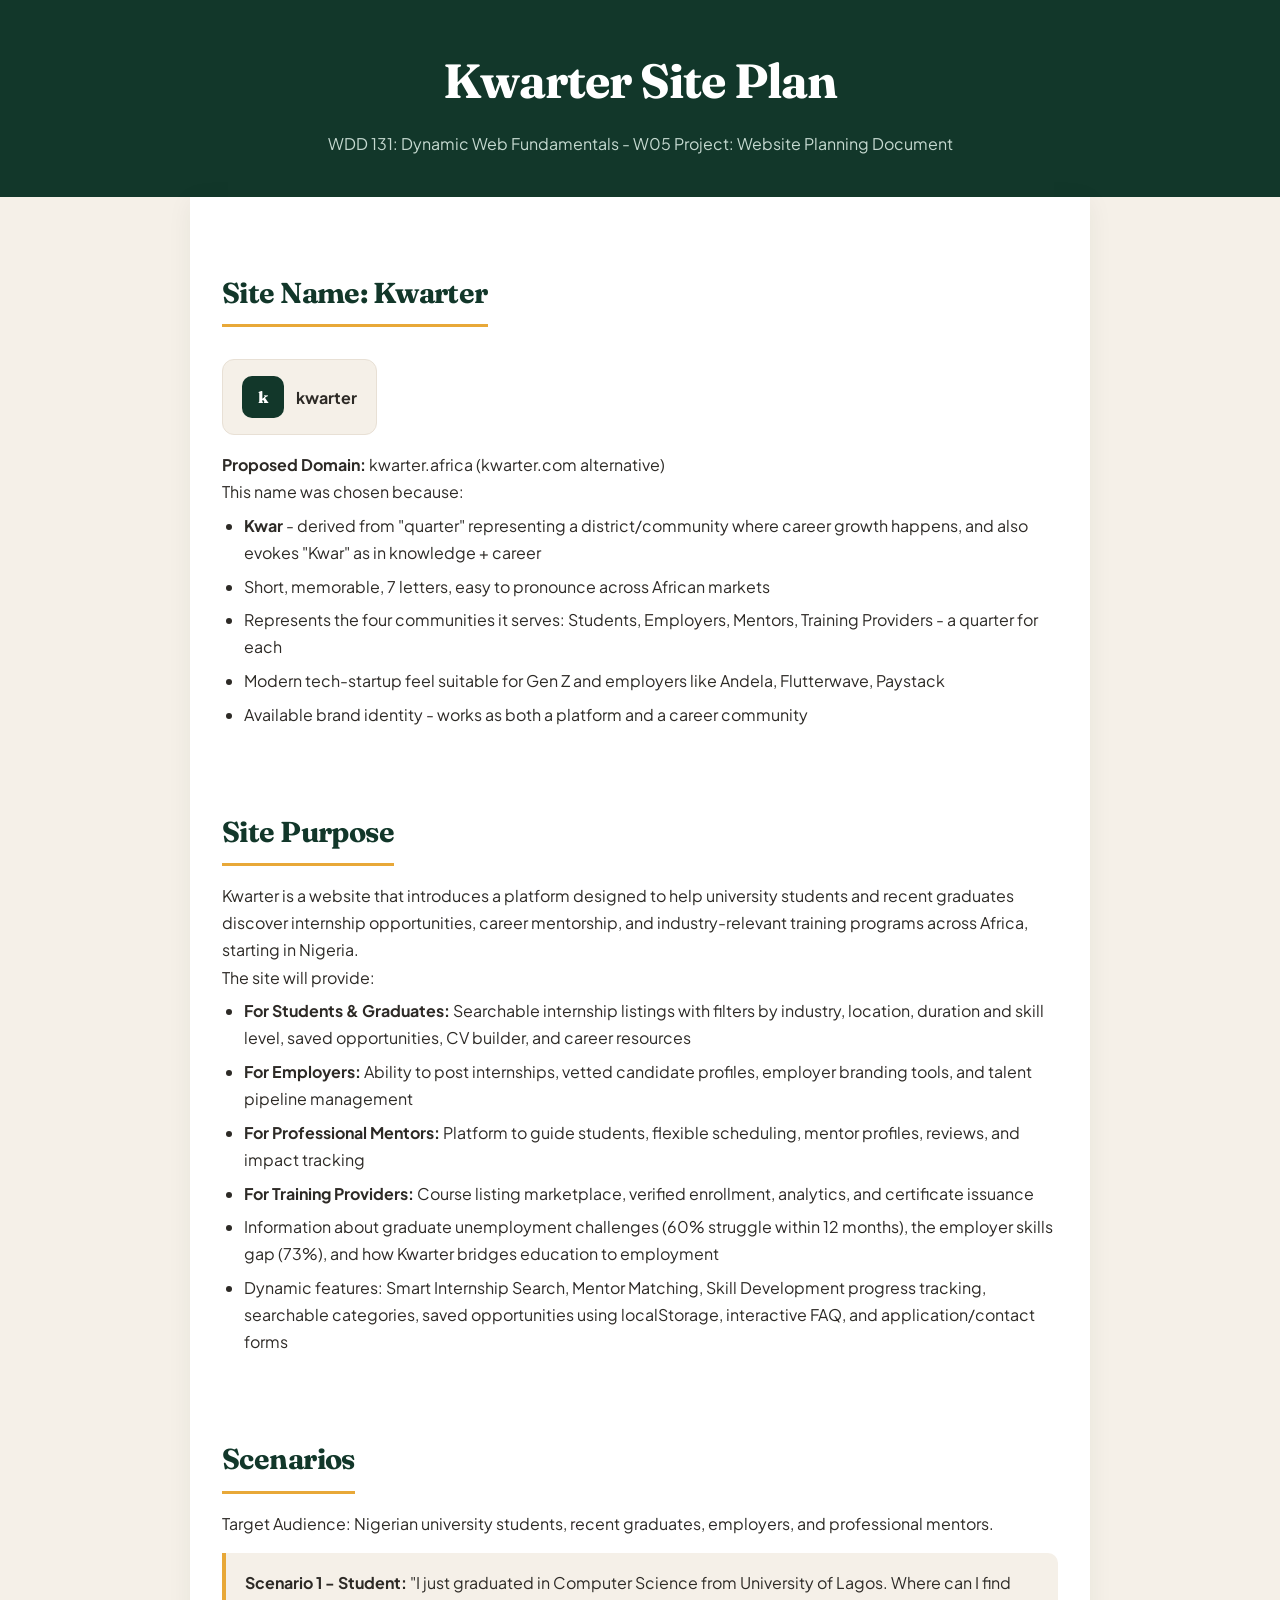
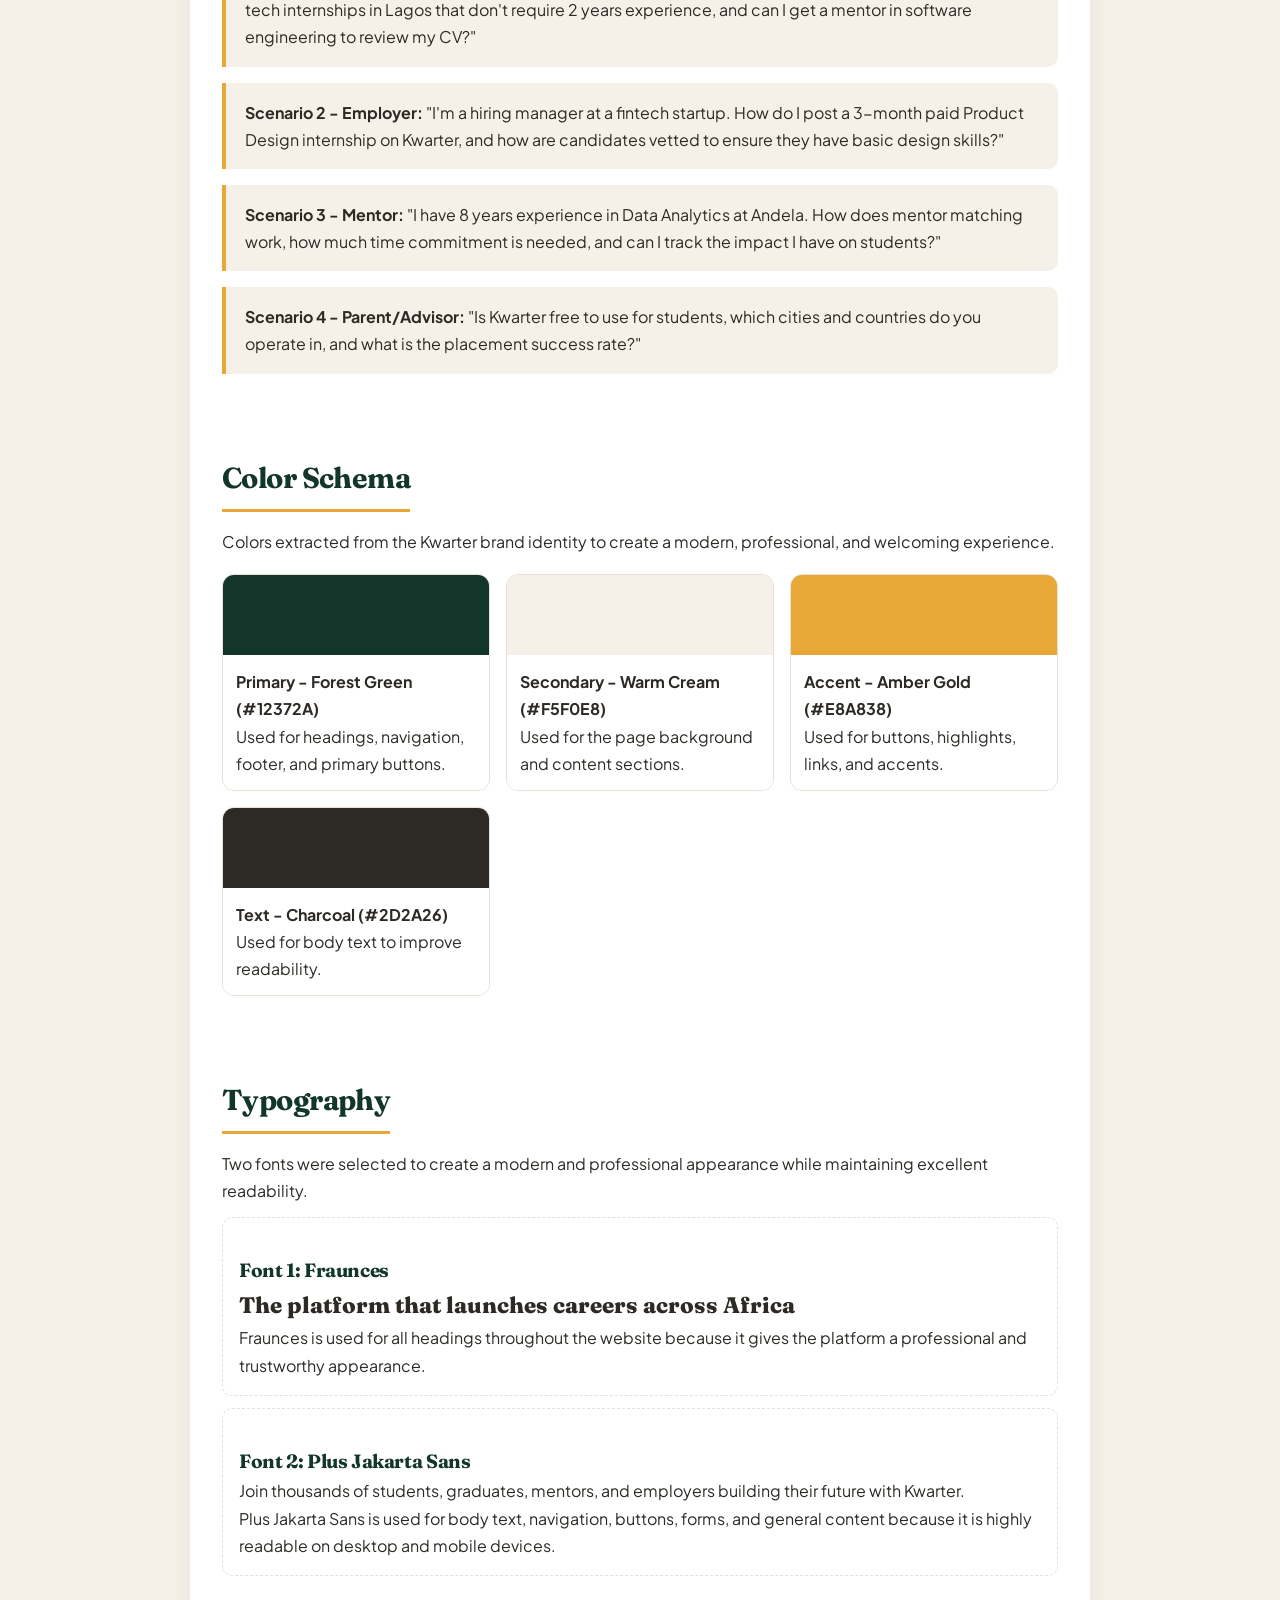
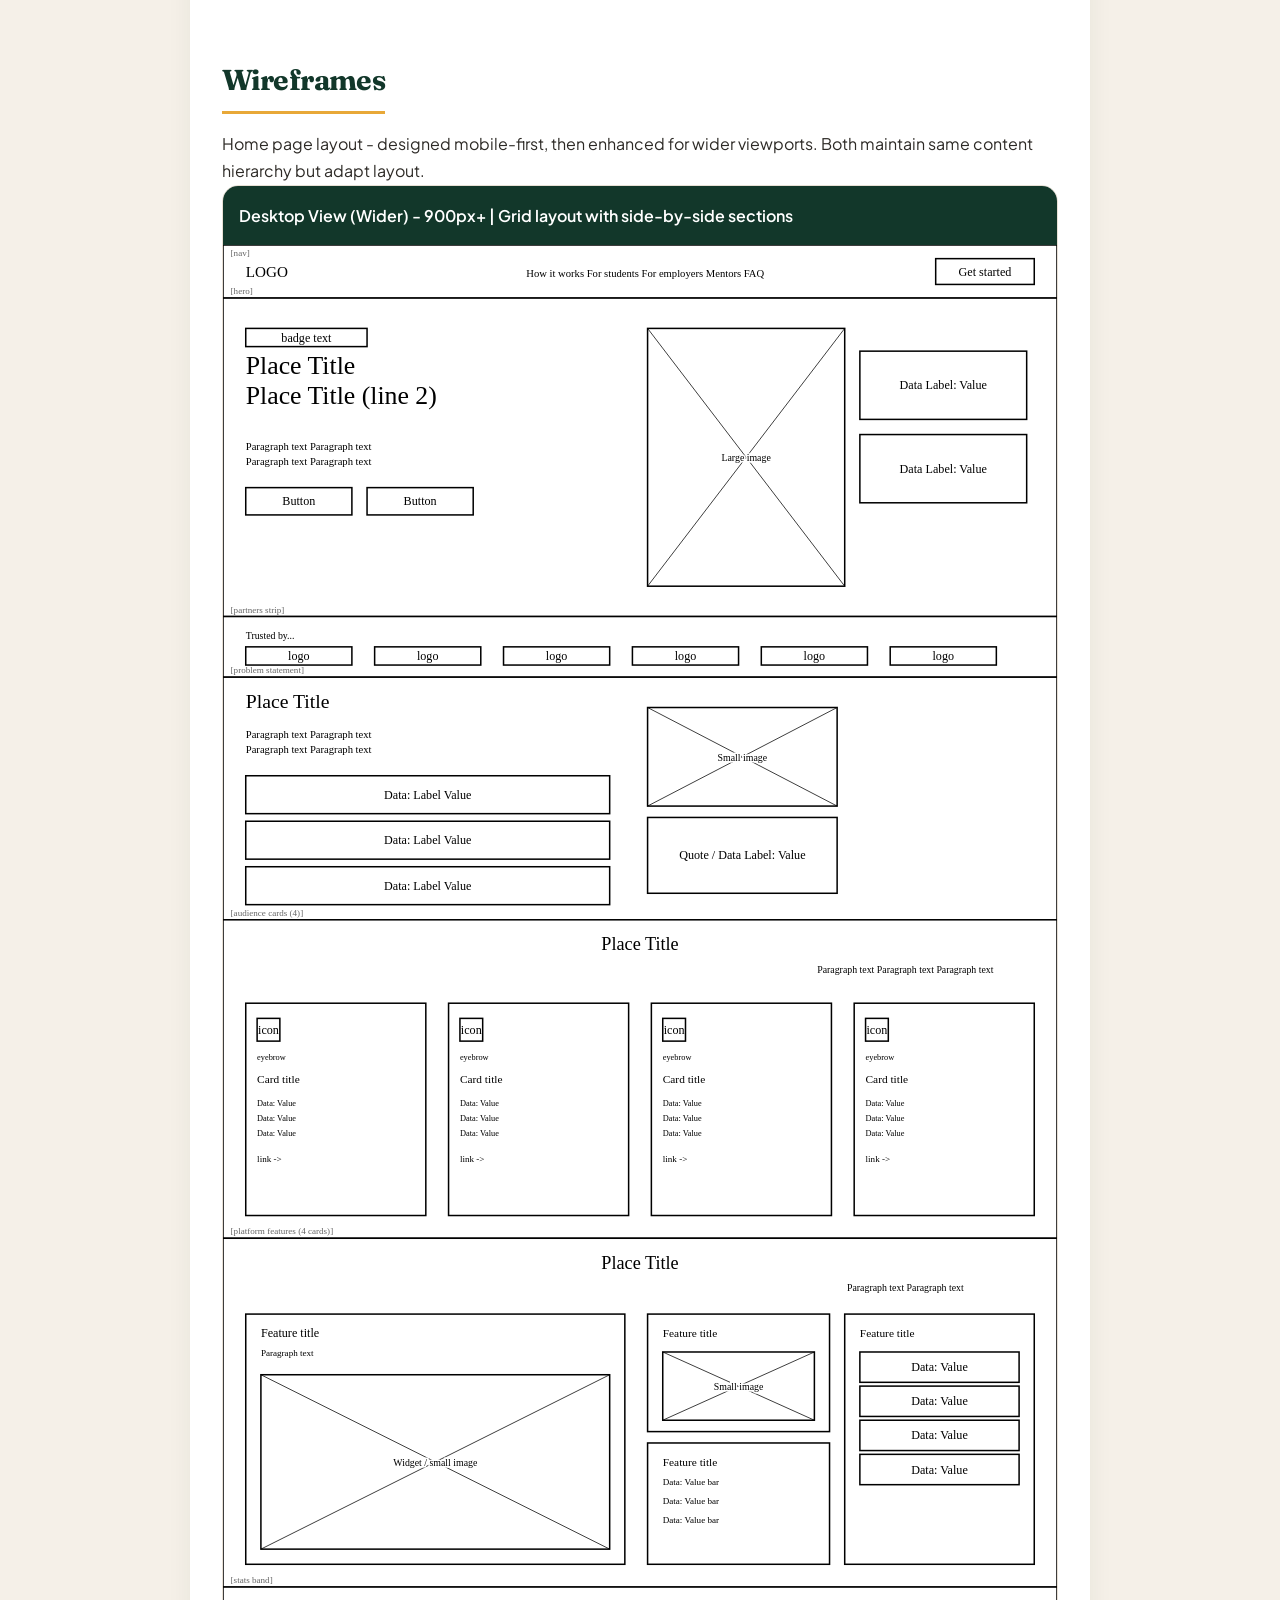
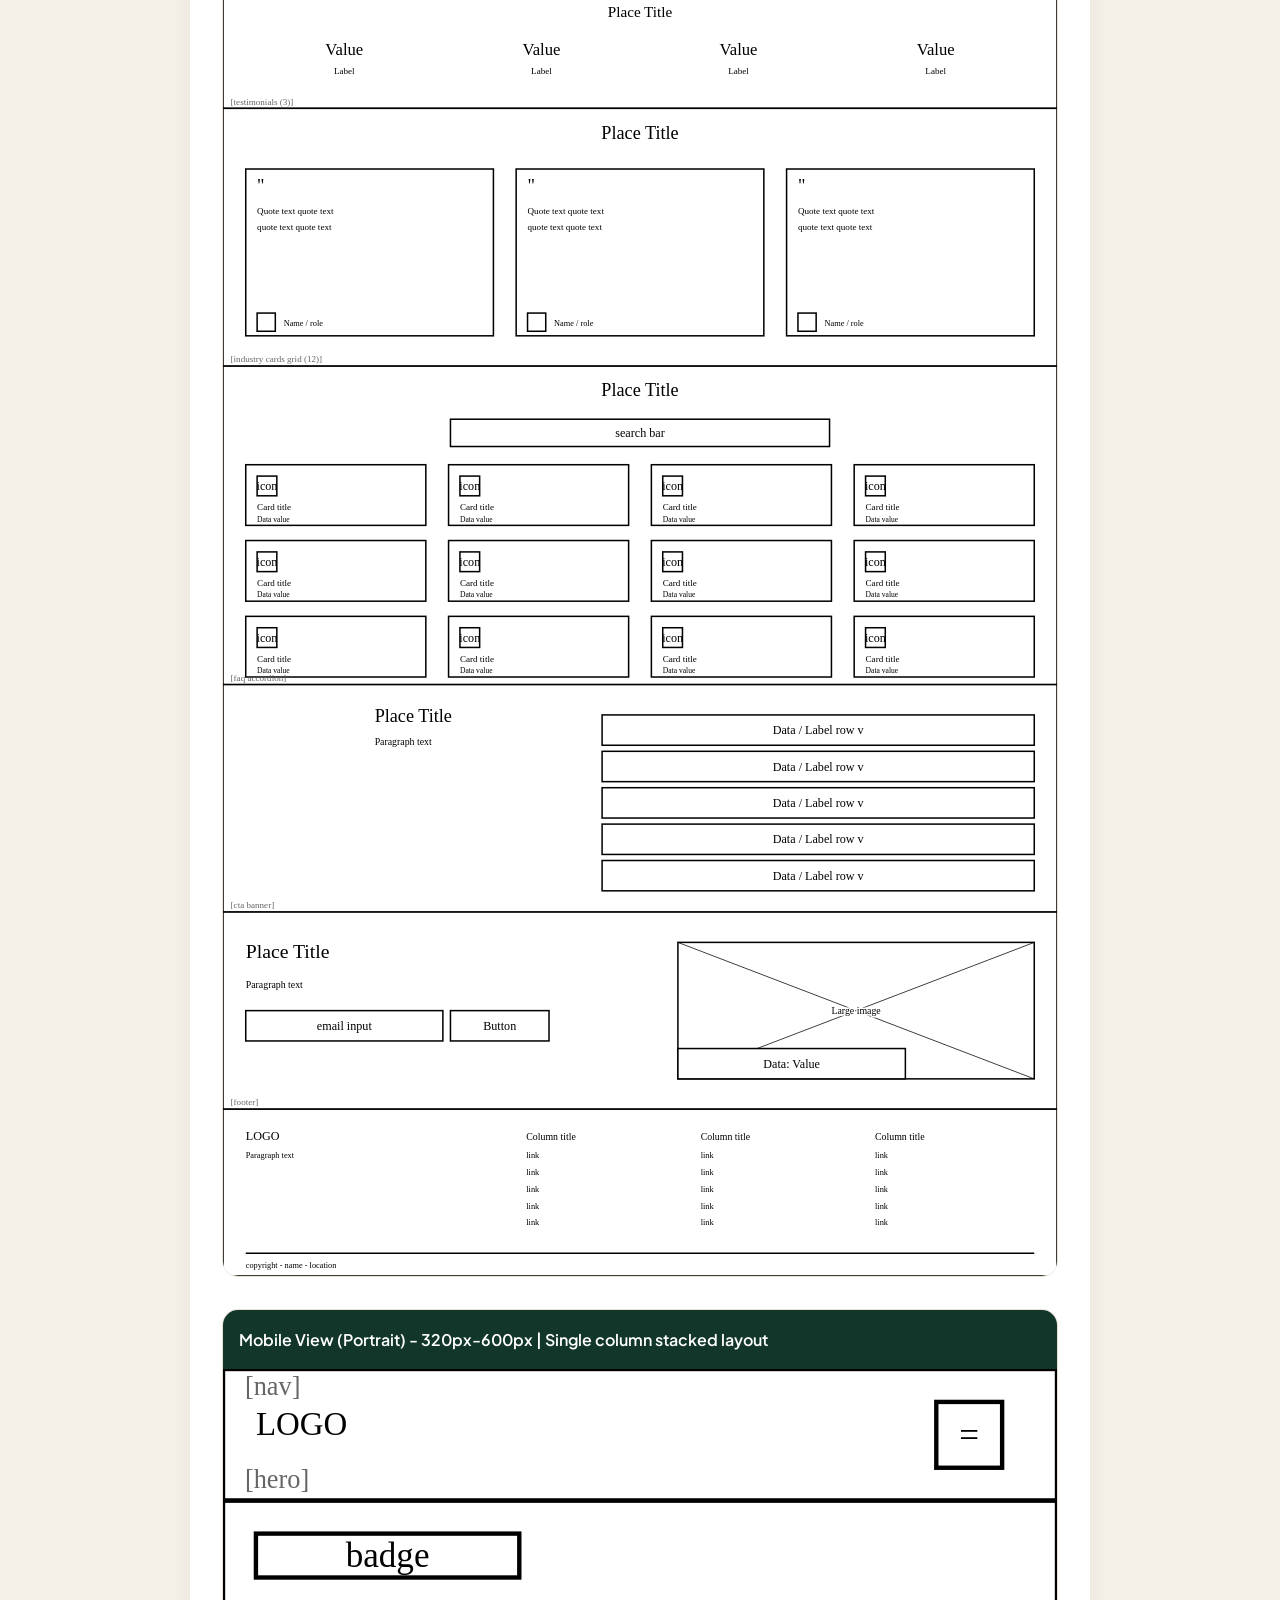
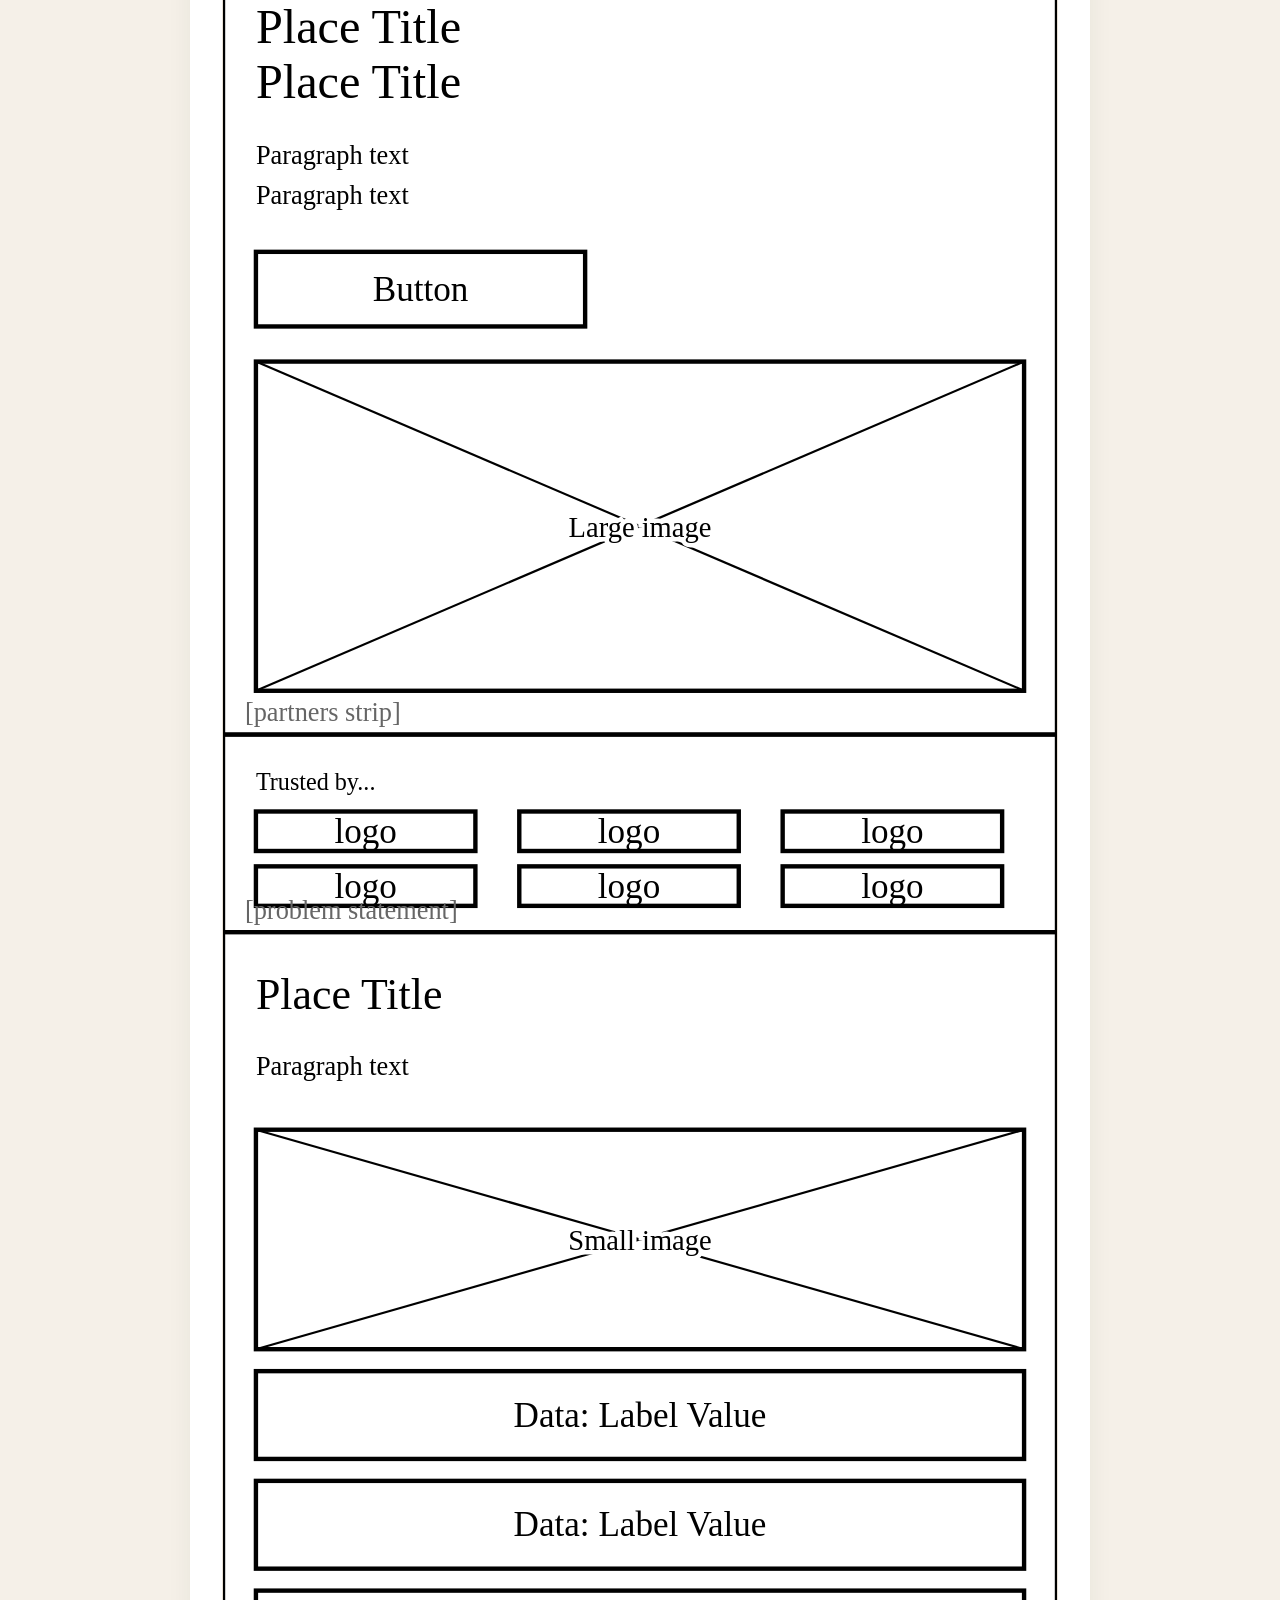
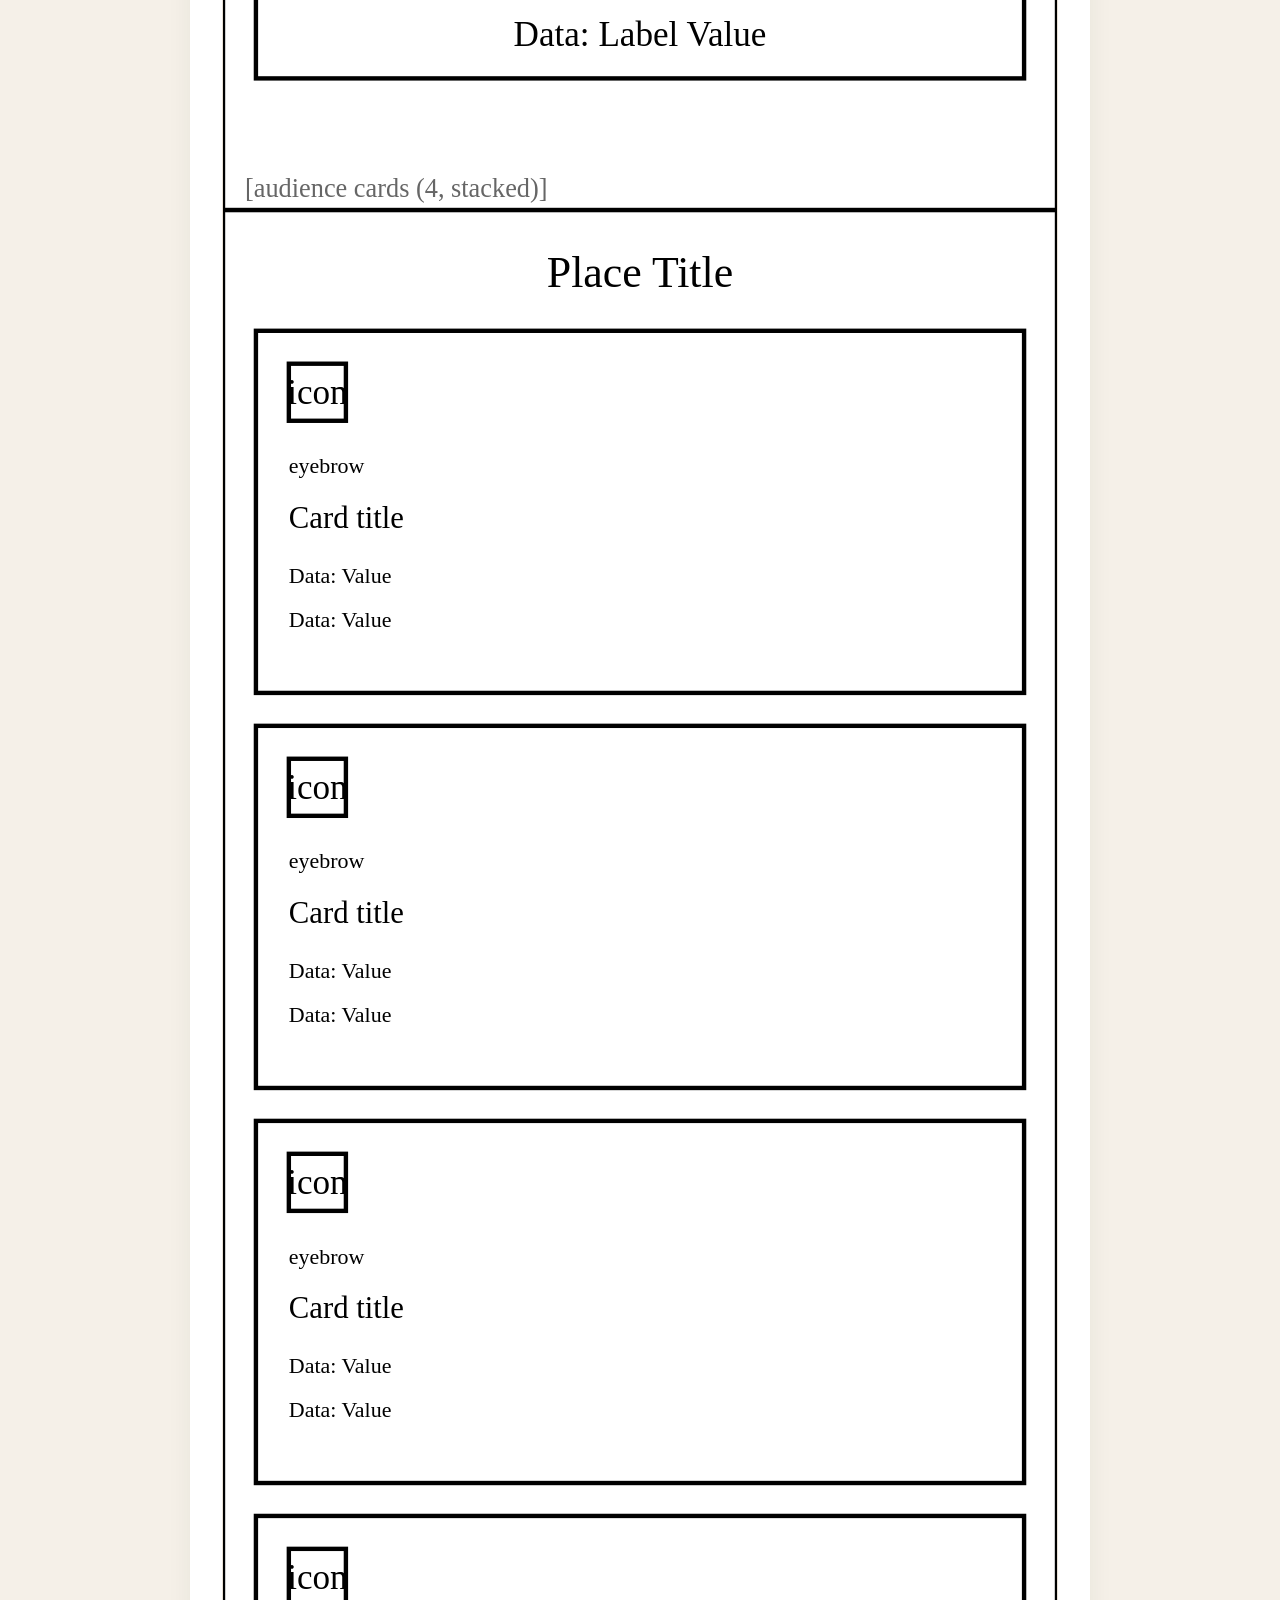
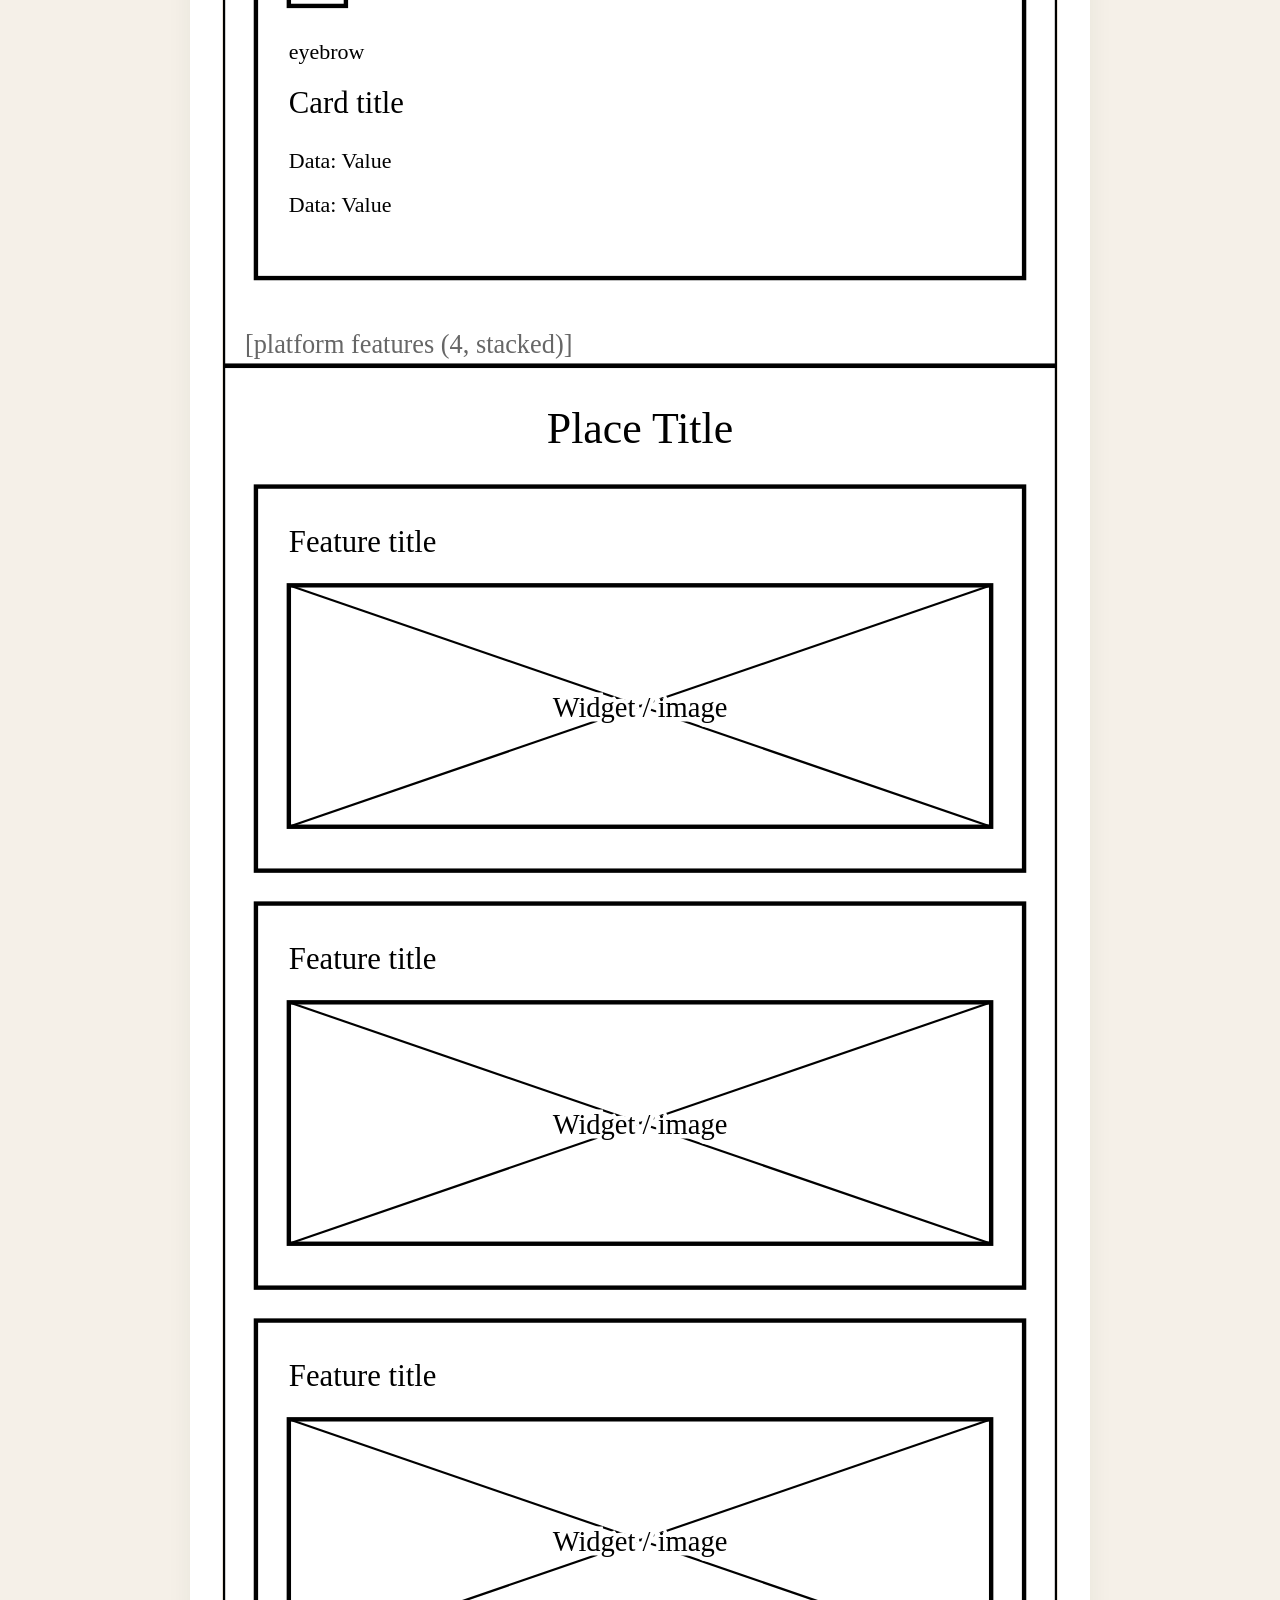
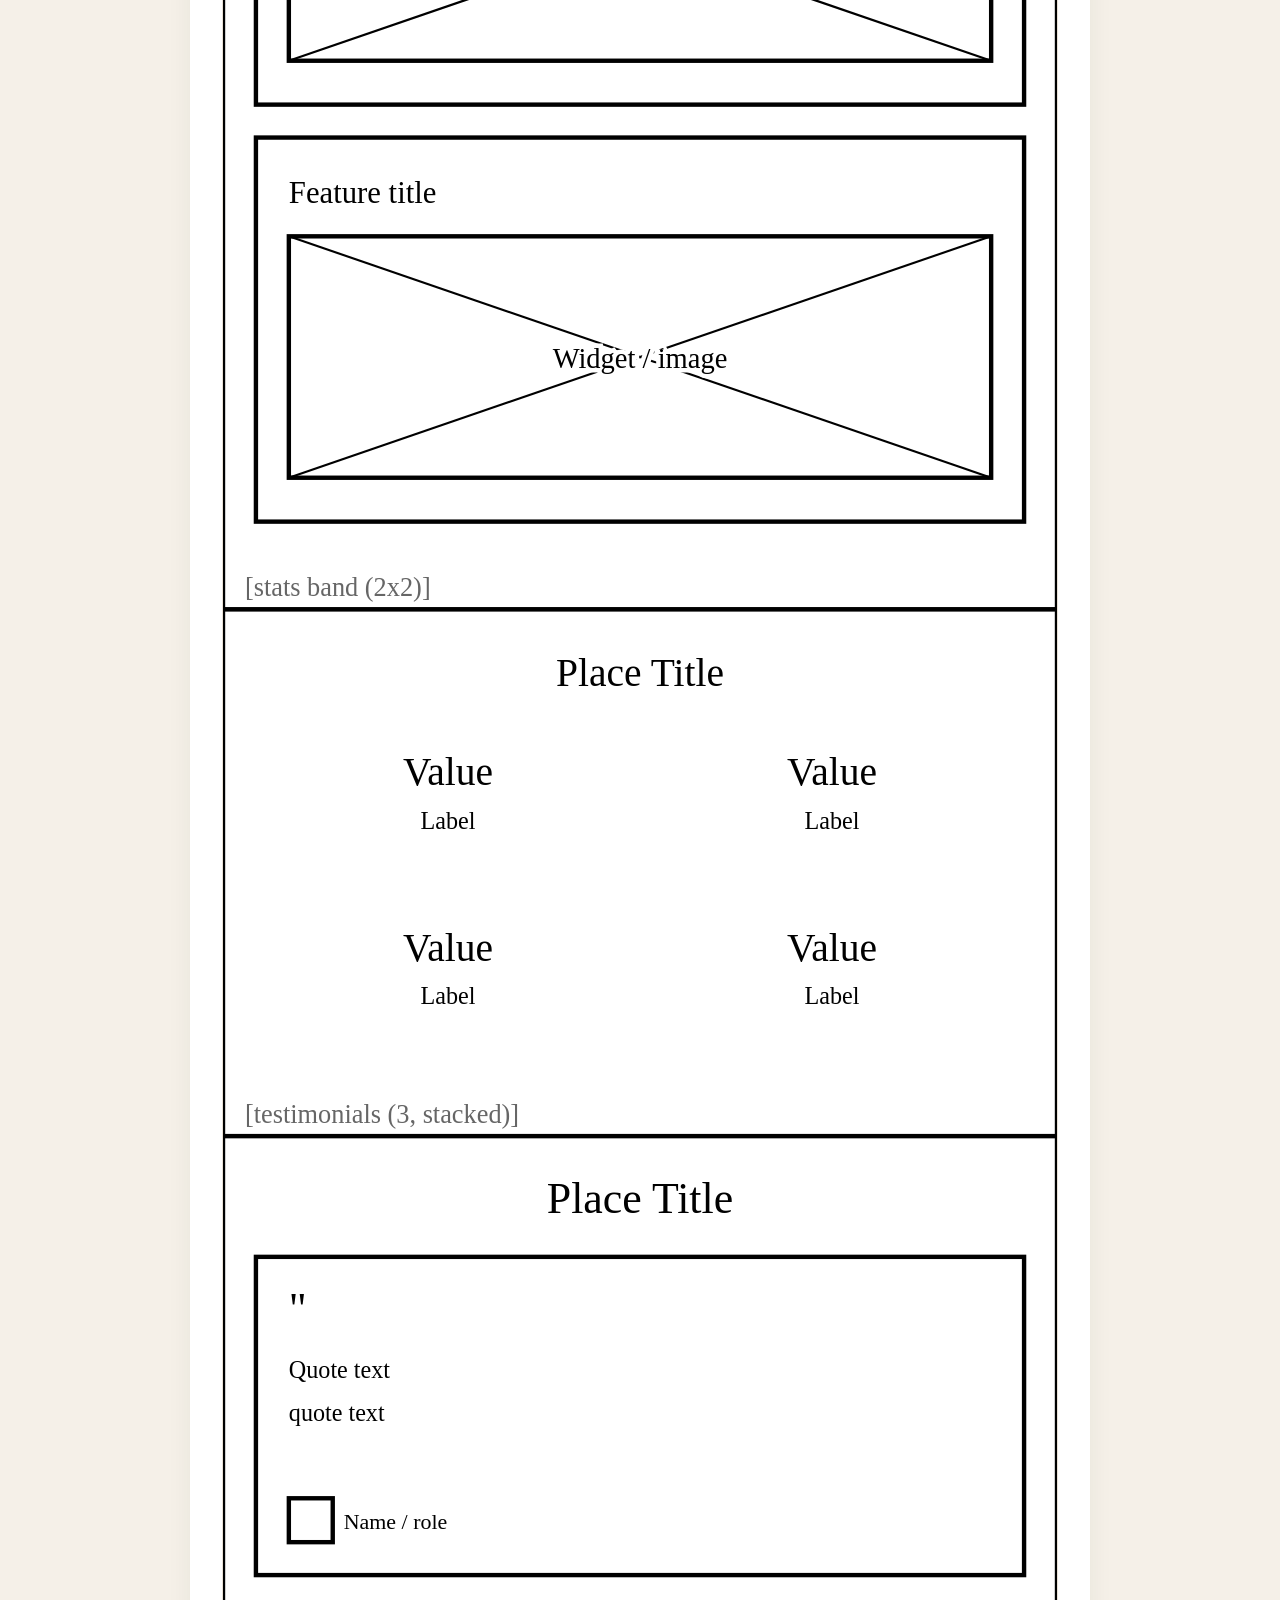
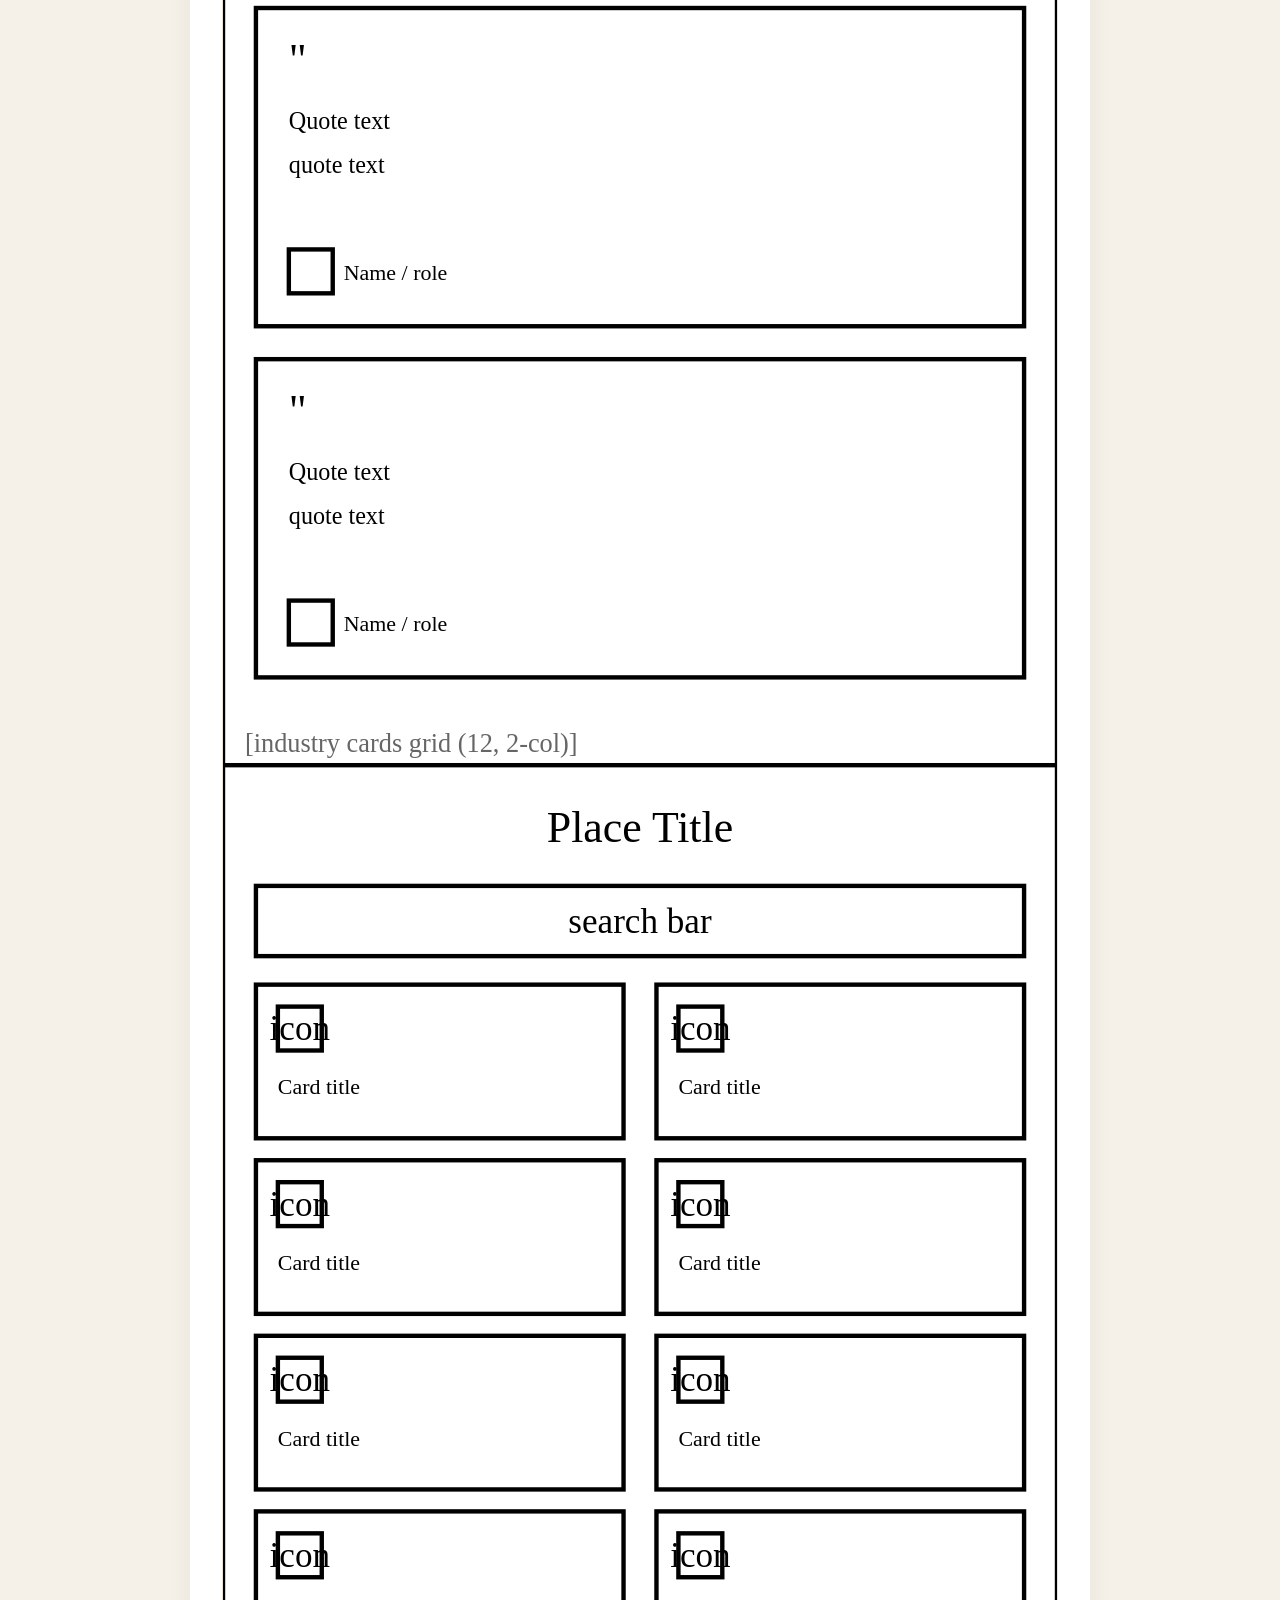
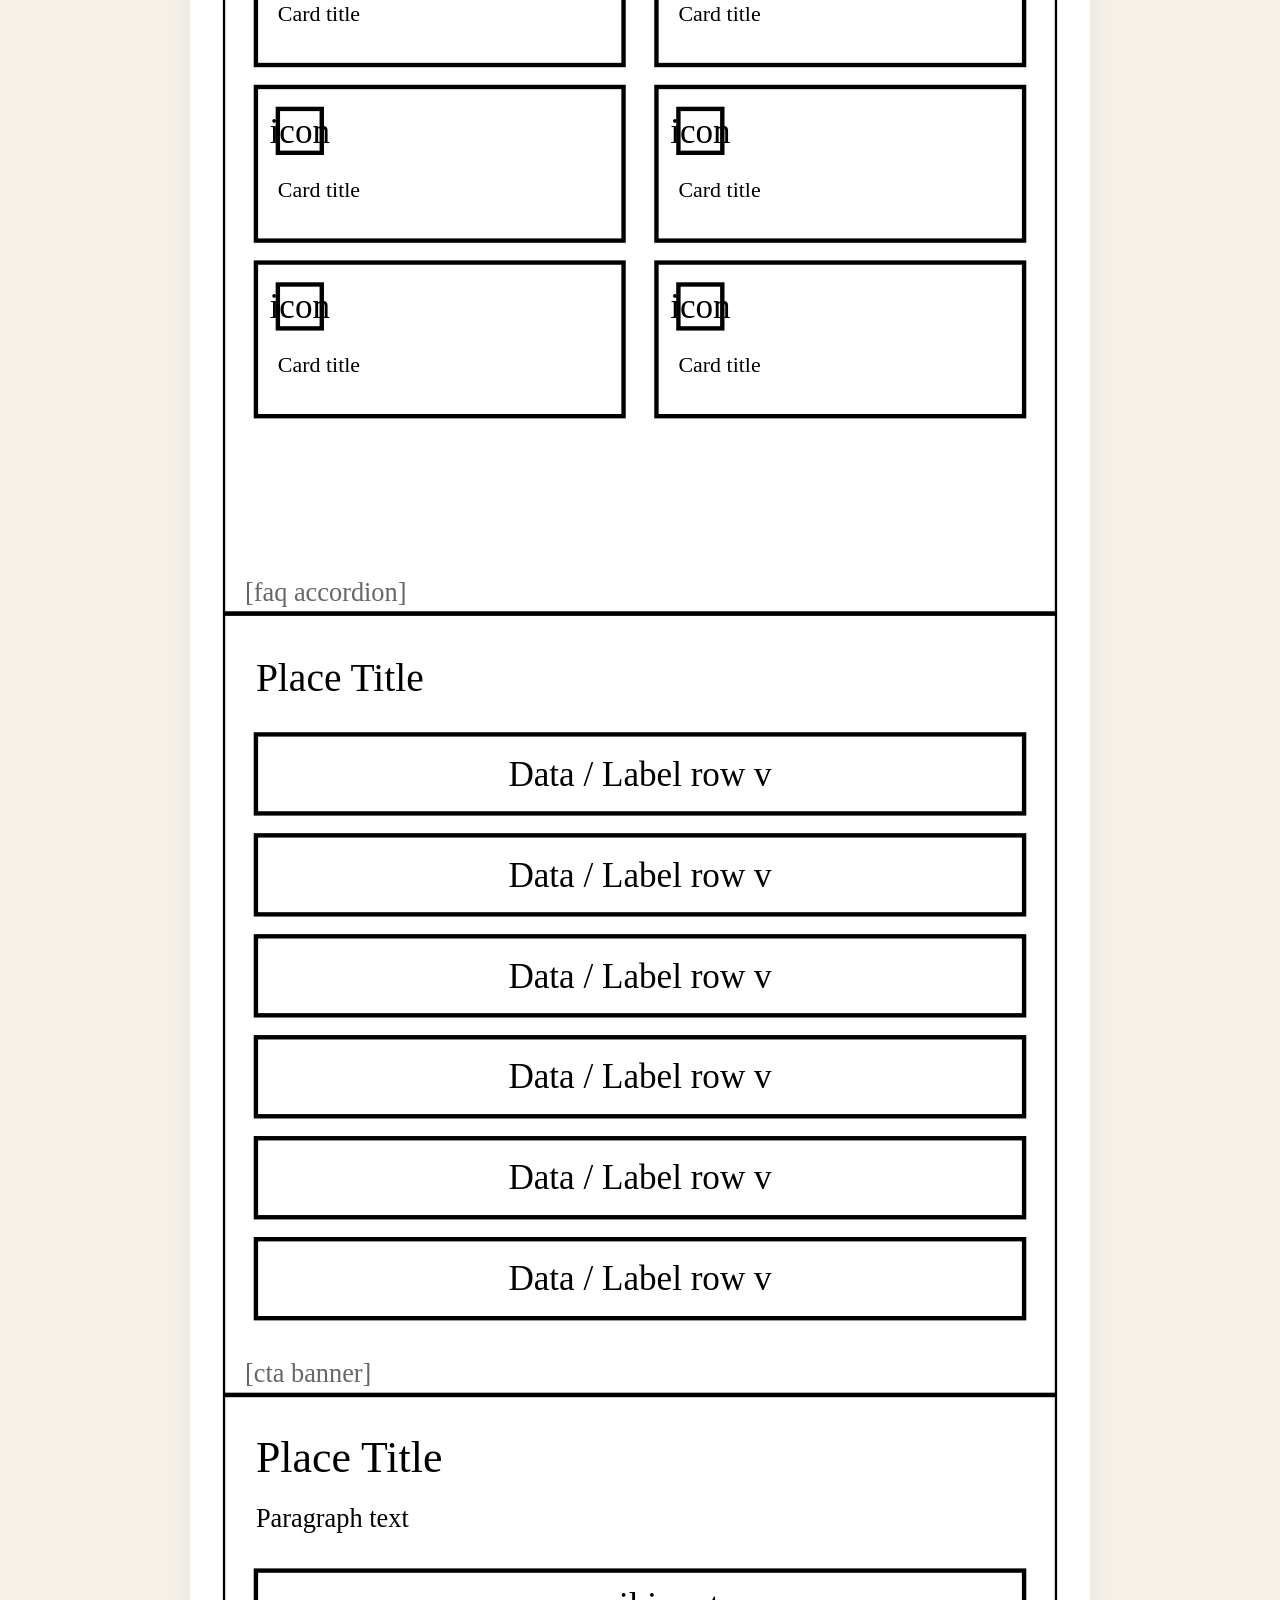
<file: project/siteplan.html>
<!DOCTYPE html>
<html lang="en">

  <head>
    <meta charset="UTF-8">
    <meta name="viewport" content="width=device-width, initial-scale=1.0">

    <title>Kwarter Website Planning Document | WDD 131 Project</title>

    <meta name="description"
      content="Website planning document for Kwarter, a platform connecting students, graduates, mentors, and employers across Africa.">

    <meta name="author" content="John Akala">

    <link rel="preconnect" href="https://fonts.googleapis.com">
    <link rel="preconnect" href="https://fonts.gstatic.com" crossorigin>

    <link
      href="https://fonts.googleapis.com/css2?family=Fraunces:opsz,wght@9..144,700;9..144,800&family=Plus+Jakarta+Sans:wght@400;500;600;700&display=swap"
      rel="stylesheet">

    <link rel="stylesheet" href="styles/siteplan.css">
  </head>

<body>

  <header>
    <h1>Kwarter Site Plan</h1>
    <p>WDD 131: Dynamic Web Fundamentals - W05 Project: Website Planning Document</p>
  </header>

  <main>
    <section>
      <h2>Site Name: Kwarter</h2>
      <div class="logo-box">
        <div class="logo-icon">k</div>
        <strong>kwarter</strong>
      </div>
      <p><strong>Proposed Domain:</strong> kwarter.africa (kwarter.com alternative)</p>
      <p>This name was chosen because:</p>
      <ul>
        <li><strong>Kwar</strong> - derived from "quarter" representing a district/community where career growth
          happens, and also evokes "Kwar" as in knowledge + career</li>
        <li>Short, memorable, 7 letters, easy to pronounce across African markets</li>
        <li>Represents the four communities it serves: Students, Employers, Mentors, Training Providers - a quarter for
          each</li>
        <li>Modern tech-startup feel suitable for Gen Z and employers like Andela, Flutterwave, Paystack</li>
        <li>Available brand identity - works as both a platform and a career community</li>
      </ul>
    </section>

    <section>
      <h2>Site Purpose</h2>
      <p>Kwarter is a website that introduces a platform designed to help university students and recent graduates
        discover internship opportunities, career mentorship, and industry-relevant training programs across Africa,
        starting in Nigeria.</p>
      <p>The site will provide:</p>
      <ul>
        <li><strong>For Students & Graduates:</strong> Searchable internship listings with filters by industry,
          location, duration and skill level, saved opportunities, CV builder, and career resources</li>
        <li><strong>For Employers:</strong> Ability to post internships, vetted candidate profiles, employer branding
          tools, and talent pipeline management</li>
        <li><strong>For Professional Mentors:</strong> Platform to guide students, flexible scheduling, mentor profiles,
          reviews, and impact tracking</li>
        <li><strong>For Training Providers:</strong> Course listing marketplace, verified enrollment, analytics, and
          certificate issuance</li>
        <li>Information about graduate unemployment challenges (60% struggle within 12 months), the employer skills gap
          (73%), and how Kwarter bridges education to employment</li>
        <li>Dynamic features: Smart Internship Search, Mentor Matching, Skill Development progress tracking, searchable
          categories, saved opportunities using localStorage, interactive FAQ, and application/contact forms</li>
      </ul>
    </section>

    <section>
      <h2>Scenarios</h2>
      <p>Target Audience: Nigerian university students, recent graduates, employers, and professional mentors.</p>

      <div class="scenario">
        <strong>Scenario 1 - Student:</strong> "I just graduated in Computer Science from University of Lagos. Where can
        I find tech internships in Lagos that don't require 2 years experience, and can I get a mentor in software
        engineering to review my CV?"
      </div>

      <div class="scenario">
        <strong>Scenario 2 - Employer:</strong> "I'm a hiring manager at a fintech startup. How do I post a 3-month paid
        Product Design internship on Kwarter, and how are candidates vetted to ensure they have basic design skills?"
      </div>

      <div class="scenario">
        <strong>Scenario 3 - Mentor:</strong> "I have 8 years experience in Data Analytics at Andela. How does mentor
        matching work, how much time commitment is needed, and can I track the impact I have on students?"
      </div>

      <div class="scenario">
        <strong>Scenario 4 - Parent/Advisor:</strong> "Is Kwarter free to use for students, which cities and countries
        do you operate in, and what is the placement success rate?"
      </div>
    </section>

    <section>
      <h2>Color Schema</h2>

      <p>
        Colors extracted from the Kwarter brand identity to create a modern,
        professional, and welcoming experience.
      </p>

      <div class="color-grid">

        <div class="color-card">
          <div class="color-swatch primary"></div>

          <div class="color-info">
            <strong>Primary - Forest Green (#12372A)</strong><br>
            Used for headings, navigation, footer, and primary buttons.
          </div>
        </div>

        <div class="color-card">
          <div class="color-swatch secondary"></div>

          <div class="color-info">
            <strong>Secondary - Warm Cream (#F5F0E8)</strong><br>
            Used for the page background and content sections.
          </div>
        </div>

        <div class="color-card">
          <div class="color-swatch accent"></div>

          <div class="color-info">
            <strong>Accent - Amber Gold (#E8A838)</strong><br>
            Used for buttons, highlights, links, and accents.
          </div>
        </div>

        <div class="color-card">
          <div class="color-swatch text-color"></div>

          <div class="color-info">
            <strong>Text - Charcoal (#2D2A26)</strong><br>
            Used for body text to improve readability.
          </div>
        </div>

      </div>
    </section>

    <section>
      <h2>Typography</h2>

      <p>
        Two fonts were selected to create a modern and professional appearance while
        maintaining excellent readability.
      </p>

      <div class="font-sample">

        <h3 class="fraunces-heading">
          Font 1: Fraunces
        </h3>

        <p class="fraunces-sample">
          The platform that launches careers across Africa
        </p>

        <p>
          Fraunces is used for all headings throughout the website because it gives
          the platform a professional and trustworthy appearance.
        </p>

      </div>

      <div class="font-sample">

        <h3>
          Font 2: Plus Jakarta Sans
        </h3>

        <p class="jakarta-sample">
          Join thousands of students, graduates, mentors, and employers building
          their future with Kwarter.
        </p>

        <p>
          Plus Jakarta Sans is used for body text, navigation, buttons, forms, and
          general content because it is highly readable on desktop and mobile
          devices.
        </p>

      </div>

    </section>

    <section>
      <h2>Wireframes</h2>
      <p>Home page layout - designed mobile-first, then enhanced for wider viewports. Both maintain same content
        hierarchy but adapt layout.</p>

      <div class="wireframes">
        <figure class="wireframe-item">
          <figcaption>Desktop View (Wider) - 900px+ | Grid layout with side-by-side sections</figcaption>
          <img src="images/desktop.svg"
            alt="Wireframe of Kwarter home page desktop view showing header, hero with image, trusted logos, challenge section, four communities grid, platform features, by the numbers, success stories, industry grid, FAQ, CTA, and footer">
        </figure>

        <figure class="wireframe-item">
          <figcaption>Mobile View (Portrait) - 320px-600px | Single column stacked layout</figcaption>
          <img src="images/mobile.svg"
            alt="Wireframe of Kwarter home page mobile view showing hamburger menu, stacked hero, trusted logos, challenge stacked, communities stacked, features 2x2, industry 2-col grid, FAQ, CTA, footer">
        </figure>
      </div>

      <h3>Layout Notes:</h3>
      <ul>
        <li><strong>Header:</strong> Desktop - Logo left, nav center (How It Works, For Students, For Employers,
          Mentors, FAQ), Log In + Get Started right. Mobile - Logo + Hamburger</li>
        <li><strong>Hero:</strong> Desktop - 2 columns (text left, image with floating stats right). Mobile - Image
          first, then text stacked</li>
        <li><strong>Four Communities:</strong> Desktop - 4 cards in row. Mobile - 1 column stacked</li>
        <li><strong>Platform Features:</strong> Smart Search, Mentor Matching, Skill Dev, Career Resources - Interactive
          JS filtering</li>
        <li><strong>Dynamic Elements Planned:</strong> Internship filter with array methods, localStorage for saved
          internships, FAQ accordion, email validation, dynamic stats counter</li>
      </ul>
    </section>
  </main>

  <footer>
    <p>WDD 131 Project | Kwarter Site Plan | John Akala | 2026 | <a href="#">References will be linked here in final
        project</a></p>
    <p>Last Modified: July 30, 2026</p>
  </footer>
</body>

</html>
</file>
<file: project/styles/kwarter.css>
:root {
  --primary: #12372A;
  --primary-dark: #0F2E23;
  --secondary: #F5F0E8;
  --secondary-dark: #EFE8DB;
  --accent: #E8A838;
  --accent-dark: #D9972D;
  --text: #2D2A26;
  --text-light: #6B6660;
  --white: #FFFFFF;
  --border: #E8E0D3;
  --radius: 16px;
  --radius-lg: 24px;
}

* {
  box-sizing: border-box;
  margin: 0;
  padding: 0
}

body {
  font-family: "Plus Jakarta Sans", system-ui, -apple-system, sans-serif;
  background: var(--secondary);
  color: var(--text);
  line-height: 1.6;
  -webkit-font-smoothing: antialiased;
}

h1,
h2,
h3 {
  font-family: "Fraunces", serif;
  letter-spacing: -0.02em;
  color: var(--primary);
  line-height: 1.1
}

h1 {
  font-size: clamp(2.4rem, 5vw, 3.5rem);
  font-weight: 700
}

h2 {
  font-size: clamp(1.8rem, 4vw, 2.5rem)
}

img {
  max-width: 100%;
  display: block
}

a {
  color: inherit;
  text-decoration: none
}

.container {
  max-width: 1200px;
  margin: 0 auto;
  padding: 0 24px
}

/* Top Banner */
.top-banner {
  background: var(--primary);
  color: #C8E6C9;
  text-align: center;
  font-size: 0.78rem;
  padding: 8px 16px;
  letter-spacing: 0.02em;
}

/* Header */
.header {
  position: sticky;
  top: 0;
  z-index: 100;
  background: rgba(245, 240, 232, 0.9);
  backdrop-filter: blur(12px);
  border-bottom: 1px solid var(--border);
}

.header-inner {
  display: flex;
  align-items: center;
  justify-content: space-between;
  height: 64px;
}

.logo {
  display: flex;
  align-items: center;
  gap: 8px;
  font-weight: 800;
  font-family: "Fraunces", serif;
  font-size: 1.25rem;
  color: var(--primary)
}

.logo-mark {
  width: 28px;
  height: 28px;
  background: var(--primary);
  color: var(--white);
  display: grid;
  place-items: center;
  border-radius: 8px;
  font-size: 0.9rem
}

.nav {
  display: flex;
  gap: 28px;
  align-items: center
}

.nav a {
  font-size: 0.9rem;
  font-weight: 500;
  color: var(--text-light)
}

.nav a:hover {
  color: var(--primary)
}

.btn {
  display: inline-flex;
  align-items: center;
  justify-content: center;
  gap: 6px;
  padding: 10px 18px;
  border-radius: 999px;
  font-weight: 600;
  font-size: 0.9rem;
  border: 1px solid transparent;
  cursor: pointer;
  transition: .2s;
}

.btn-primary {
  background: var(--primary);
  color: var(--white)
}

.btn-primary:hover {
  background: var(--primary-dark)
}

.btn-accent {
  background: var(--accent);
  color: var(--primary)
}

.btn-accent:hover {
  background: var(--accent-dark)
}

.btn-outline {
  background: var(--white);
  border-color: var(--border);
  color: var(--primary)
}

.hamburger {
  display: none;
  background: none;
  border: none;
  font-size: 1.5rem;
  cursor: pointer
}

/* Hero */
.hero {
  padding: 48px 0 32px;
  background: var(--secondary)
}

.hero-grid {
  display: grid;
  grid-template-columns: 1.1fr 0.9fr;
  gap: 48px;
  align-items: center
}

.eyebrow {
  display: inline-flex;
  padding: 6px 12px;
  border-radius: 999px;
  background: var(--white);
  border: 1px solid var(--border);
  font-size: 0.7rem;
  font-weight: 600;
  letter-spacing: 0.08em;
  text-transform: uppercase;
  color: var(--primary)
}

.hero h1 span {
  color: var(--primary);
  font-style: italic;
  font-weight: 600
}

.hero p.lead {
  margin-top: 16px;
  color: var(--text-light);
  max-width: 48ch
}

.hero-actions {
  display: flex;
  gap: 12px;
  margin-top: 24px
}

.avatars {
  display: flex;
  align-items: center;
  gap: 12px;
  margin-top: 20px
}

.avatar-stack {
  display: flex
}

.avatar-stack span {
  width: 28px;
  height: 28px;
  border-radius: 50%;
  background: var(--primary);
  border: 2px solid var(--secondary);
  display: grid;
  place-items: center;
  color: white;
  font-size: 0.7rem;
  margin-left: -8px
}

.avatar-stack span:first-child {
  margin-left: 0
}

.hero-visual {
  position: relative;
  display: grid;
  grid-template-columns: 1fr 0.8fr;
  gap: 12px
}

.hero-img {
  border-radius: var(--radius-lg);
  overflow: hidden;
  background: #ddd;
  aspect-ratio: 4/5;
  object-fit: cover
}

.stat-card {
  position: absolute;
  background: var(--white);
  border: 1px solid var(--border);
  border-radius: 12px;
  padding: 10px 14px;
  box-shadow: 0 8px 24px rgba(0, 0, 0, 0.08);
  font-size: 0.8rem;
  font-weight: 600
}

.stat-card small {
  display: block;
  font-weight: 400;
  color: var(--text-light);
  font-size: 0.7rem
}

.stat-1 {
  top: 12px;
  left: -20px
}

.stat-2 {
  right: 0;
  top: 45%;
}

.stat-3 {
  bottom: 12px;
  left: 10px
}

/* Trusted */
.trusted {
  padding: 20px 0;
  border-top: 1px solid var(--border);
  border-bottom: 1px solid var(--border);
  background: var(--white)
}

.trusted p {
  font-size: 0.65rem;
  text-transform: uppercase;
  letter-spacing: 0.12em;
  text-align: center;
  color: var(--text-light);
  margin-bottom: 12px
}

.trusted-logos {
  display: flex;
  gap: 32px;
  justify-content: center;
  flex-wrap: wrap;
  opacity: 0.6;
  font-weight: 700;
  font-size: 0.9rem
}

/* Sections */
.section {
  padding: 72px 0
}

.section-cream {
  background: var(--secondary)
}

.section-white {
  background: var(--white)
}

.section-green {
  background: var(--primary);
  color: var(--secondary)
}

.section-green h2 {
  color: var(--white)
}

.kicker {
  font-size: 0.68rem;
  font-weight: 700;
  letter-spacing: 0.14em;
  text-transform: uppercase;
  color: var(--primary);
  margin-bottom: 8px
}

.section-green .kicker {
  color: var(--accent)
}

.challenge-grid {
  display: grid;
  grid-template-columns: 1fr 1fr;
  gap: 40px;
  align-items: start
}

.stat-list {
  display: grid;
  gap: 12px;
  margin-top: 24px
}

.stat-row {
  display: flex;
  gap: 16px;
  padding: 16px;
  background: var(--white);
  border: 1px solid var(--border);
  border-radius: 12px
}

.stat-row strong {
  font-size: 1.1rem;
  color: var(--primary)
}

.challenge-images {
  display: grid;
  grid-template-columns: 1fr 1fr;
  gap: 12px
}

.challenge-images .img {
  object-fit: cover;
  border-radius: 16px;
  background: #ccc;
  aspect-ratio: 1;
  overflow: hidden
}

/* Communities */
.four-grid {
  display: grid;
  grid-template-columns: 1fr 1fr;
  gap: 20px;
  margin-top: 32px
}

.comm-card {
  background: var(--secondary);
  border: 1px solid var(--border);
  border-radius: 20px;
  padding: 24px
}

.comm-card .icon {
  width: 36px;
  height: 36px;
  border-radius: 10px;
  display: grid;
  place-items: center;
  margin-bottom: 12px;
  font-size: 1rem
}

.comm-card h3 {
  font-size: 1.05rem;
  margin-bottom: 8px
}

.comm-card ul {
  list-style: none;
  margin-top: 12px;
  display: grid;
  gap: 6px;
  font-size: 0.85rem;
  color: var(--text-light)
}

.comm-card ul li::before {
  content: "✓ ";
  color: var(--primary);
  font-weight: 700
}

/* Features */
.features-grid {
  display: grid;
  grid-template-columns: 1fr 1fr;
  gap: 20px;
  margin-top: 32px
}

.feature-card {
  border: 1px solid var(--border);
  border-radius: 20px;
  padding: 20px;
  background: var(--white)
}

.feature-card.dark {
  background: var(--primary);
  color: var(--secondary)
}

.feature-card.dark h3 {
  color: var(--white)
}

/* Numbers */
.numbers-grid {
  display: grid;
  grid-template-columns: repeat(4, 1fr);
  gap: 20px;
  margin-top: 40px;
  border-top: 1px solid rgba(255, 255, 255, 0.1);
  border-bottom: 1px solid rgba(255, 255, 255, 0.1);
  padding: 24px 0
}

.numbers-grid .num {
  font-size: 2rem;
  font-weight: 800;
  color: var(--accent)
}

.numbers-grid span {
  display: block;
  font-size: 0.75rem;
  color: rgba(245, 240, 232, 0.7)
}

.numbers-image {
  margin-top: 32px;
  border-radius: 20px;
  overflow: hidden;
  height: 240px;
  background: #1a4a38
}

/* Testimonials */
.testi-grid {
  display: grid;
  grid-template-columns: repeat(3, 1fr);
  gap: 16px;
  margin-top: 32px
}

.testi-card {
  border: 1px solid var(--border);
  border-radius: 16px;
  padding: 20px;
  background: var(--white);
  font-size: 0.9rem
}

.testi-card.dark {
  background: var(--primary);
  color: var(--secondary)
}

.testi-card.dark .author {
  color: var(--secondary)
}

/* Industries */
.industry-search {
  max-width: 400px;
  margin: 24px auto;
  position: relative
}

.industry-search input {
  width: 100%;
  padding: 10px 16px 10px 36px;
  border-radius: 999px;
  border: 1px solid var(--border);
  background: var(--white)
}

.industry-grid {
  display: grid;
  grid-template-columns: repeat(4, 1fr);
  gap: 12px;
  margin-top: 20px
}

.ind-card {
  border: 1px solid var(--border);
  background: var(--secondary);
  border-radius: 14px;
  padding: 16px;
  display: flex;
  flex-direction: column;
  gap: 8px;
  cursor: pointer;
  transition: .2s
}

.ind-card:hover {
  border-color: var(--primary);
  transform: translateY(-2px)
}

.ind-card .ic {
  width: 28px;
  height: 28px;
  border-radius: 8px;
  background: var(--white);
  display: grid;
  place-items: center;
  font-size: 0.8rem
}

.ind-card small {
  font-size: 0.7rem;
  color: var(--text-light)
}

/* FAQ */
.faq-grid {
  display: grid;
  grid-template-columns: 0.9fr 1.1fr;
  gap: 32px;
  align-items: start
}

.faq-item {
  border: 1px solid var(--border);
  border-radius: 12px;
  background: var(--white);
  margin-bottom: 10px;
  overflow: hidden
}

.faq-q {
  width: 100%;
  display: flex;
  justify-content: space-between;
  align-items: center;
  padding: 14px 16px;
  background: none;
  border: none;
  font-weight: 600;
  font-size: 0.9rem;
  cursor: pointer;
  text-align: left
}

.faq-a {
  padding: 0 16px 14px;
  font-size: 0.85rem;
  color: var(--text-light);
  display: none
}

.faq-item.open .faq-a {
  display: block
}

/* CTA */
.cta {
  background: var(--primary-dark);
  color: var(--white);
  border-radius: 24px;
  padding: 28px;
  display: grid;
  grid-template-columns: 1.1fr 0.9fr;
  gap: 24px;
  align-items: center
}

.cta h2 {
  color: var(--white)
}

.cta-form {
  display: flex;
  gap: 8px;
  margin-top: 16px
}

.cta-form input {
  flex: 1;
  padding: 10px 14px;
  border-radius: 999px;
  border: 1px solid rgba(255, 255, 255, 0.2);
  background: rgba(255, 255, 255, 0.08);
  color: white
}

.cta-visual {
  border-radius: 16px;
  overflow: hidden;
  background: #222;
  height: 260px;
  position: relative
}

/* Footer */
.footer {
  background: #1A1714;
  color: #A99F95;
  padding: 48px 0 24px;
  font-size: 0.85rem
}

.footer-grid {
  display: grid;
  grid-template-columns: 1.5fr 1fr 1fr 1fr;
  gap: 32px
}

.footer h4 {
  color: var(--secondary);
  margin-bottom: 12px;
  font-size: 0.9rem
}

.footer a {
  display: block;
  margin-bottom: 8px;
  font-size: 0.85rem
}

.footer a:hover {
  color: var(--secondary)
}

.footer-bottom {
  margin-top: 32px;
  border-top: 1px solid #2A2622;
  padding-top: 16px;
  display: flex;
  justify-content: space-between;
  font-size: 0.75rem
}

/* Internships Page */
.filter-bar {
  display: flex;
  flex-wrap: wrap;
  gap: 12px;
  margin-top: 24px;
  background: var(--white);
  border: 1px solid var(--border);
  padding: 14px;
  border-radius: 16px
}

.filter-group {
  flex: 1;
  min-width: 160px
}

.filter-group input,
.filter-group select {
  width: 100%;
  padding: 10px 12px;
  border-radius: 999px;
  border: 1px solid var(--border);
  background: var(--secondary);
  font-size: 0.85rem
}

.internship-grid {
  display: grid;
  grid-template-columns: repeat(3, 1fr);
  gap: 16px;
  margin-top: 20px
}

.job-card {
  border: 1px solid var(--border);
  background: var(--white);
  border-radius: 16px;
  padding: 18px;
  display: flex;
  flex-direction: column;
  gap: 10px;
  transition: .2s
}

.job-card:hover {
  border-color: var(--primary);
  transform: translateY(-2px);
  box-shadow: 0 8px 24px rgba(0, 0, 0, 0.06)
}

.job-card .company {
  width: 40px;
  height: 40px;
  border-radius: 10px;
  background: var(--secondary);
  display: grid;
  place-items: center;
  font-weight: 700;
  font-size: 0.9rem
}

.job-card h3 {
  font-size: 1rem;
  line-height: 1.2
}

.job-meta {
  display: flex;
  flex-wrap: wrap;
  gap: 8px;
  font-size: 0.7rem
}

.job-meta span {
  padding: 4px 8px;
  border-radius: 999px;
  background: var(--secondary);
  border: 1px solid var(--border)
}

.job-meta span.paid {
  background: #E8F5E9;
  color: #1B5E20;
  border-color: #C8E6C9
}

/* Mentors + Form */
.mentor-grid {
  display: grid;
  grid-template-columns: repeat(3, 1fr);
  gap: 16px
}

.mentor-card {
  border: 1px solid var(--border);
  background: var(--white);
  border-radius: 16px;
  padding: 18px;
  text-align: center
}

.mentor-card img {
  width: 64px;
  height: 64px;
  border-radius: 50%;
  margin: 0 auto 12px;
  object-fit: cover
}

.form-section {
  max-width: 700px;
  margin: 0 auto;
  background: var(--white);
  border: 1px solid var(--border);
  border-radius: 20px;
  padding: 28px
}

.form-section label {
  display: block;
  font-weight: 600;
  font-size: 0.85rem;
  margin: 12px 0 6px
}

.form-section input,
.form-section select,
.form-section textarea {
  width: 100%;
  padding: 10px 12px;
  border-radius: 10px;
  border: 1px solid var(--border);
  font-family: inherit;
  font-size: 0.9rem;
  background: var(--secondary)
}

.form-section fieldset {
  border: 1px solid var(--border);
  border-radius: 12px;
  padding: 16px;
  margin-top: 16px
}

.form-section legend {
  font-weight: 700;
  padding: 0 8px;
  font-size: 0.9rem
}

.form-row {
  display: grid;
  grid-template-columns: 1fr 1fr;
  gap: 12px
}

.required::after {
  content: " *";
  color: #C62828
}

/* Mobile */
@media(max-width:900px) {
  .hamburger {
    display: block
  }

  .nav {
    position: fixed;
    top: 64px;
    left: 0;
    right: 0;
    background: var(--secondary);
    flex-direction: column;
    padding: 24px;
    border-bottom: 1px solid var(--border);
    display: none
  }

  .nav.open {
    display: flex
  }

  .hero-grid,
  .challenge-grid,
  .four-grid,
  .features-grid,
  .testi-grid,
  .faq-grid,
  .cta,
  .footer-grid {
    grid-template-columns: 1fr
  }

  .industry-grid {
    grid-template-columns: 1fr 1fr
  }

  .numbers-grid {
    grid-template-columns: 1fr 1fr
  }

  .internship-grid,
  .mentor-grid,
  .form-row {
    grid-template-columns: 1fr
  }

  .hero-visual {
    order: -1
  }

  .stat-1 {
    left: 0
  }
}
</file>
<file: styles/filtered-temples.css>
/* Mobile-first base styles */
* {
  margin: 0;
  padding: 0;
  box-sizing: border-box;
}
body {
  font-family: "Open Sans", Arial, sans-serif;
  background-color: #ffffff;
  color: #1a1a1a;
  line-height: 1.5;
  min-height: 100vh;
  display: flex;
  flex-direction: column;
}

/* ---- Header ---- */
header {
  background-color: #3B0A5F;
  color: #ffffff;
  padding: 12px 16px;
  position: relative;
  box-shadow: 0 2px 4px rgba(0, 0, 0, 0.15);
}
.header-inner {
  max-width: 1200px;
  margin: 0 auto;
  display: flex;
  justify-content: space-between;
  align-items: center;
}
.site-title {
  font-family: "Merriweather", Georgia, serif;
  font-size: 22px;
  font-weight: 700;
  color: #ffffff;
  letter-spacing: 0.3px;
}

/* ---- Primary nav: hidden on mobile ---- */
#primary-nav {
  display: none;
  background-color: #3B0A5F;
  position: absolute;
  top: 100%;
  left: 0;
  right: 0;
  z-index: 1000;
  border-top: 1px solid rgba(255, 255, 255, 0.15);
}
#primary-nav.open {
  display: block;
}
#primary-nav ul {
  display: block;
  list-style: none;
  padding: 4px 0;
}
#primary-nav li {
  border-bottom: 1px solid rgba(255, 255, 255, 0.1);
}
#primary-nav li:last-child {
  border-bottom: none;
}
#primary-nav a {
  display: block;
  color: #ffffff;
  text-decoration: none;
  font-family: "Open Sans", Arial, sans-serif;
  font-size: 16px;
  font-weight: 600;
  padding: 14px 20px;
  transition: background-color 0.2s ease;
}
#primary-nav a:hover {
  background-color: rgba(255, 255, 255, 0.12);
}

/* ---- Hamburger button ---- */
#hamburger {
  display: flex;
  flex-direction: column;
  justify-content: center;
  cursor: pointer;
  background: none;
  border: none;
  padding: 6px;
  gap: 5px;
  border-radius: 4px;
}
#hamburger:focus-visible {
  outline: 2px solid #ffffff;
  outline-offset: 2px;
}
#hamburger span {
  display: block;
  width: 24px;
  height: 2px;
  background-color: #ffffff;
  border-radius: 2px;
  transition: transform 0.3s ease, opacity 0.3s ease;
}
#hamburger[aria-expanded="true"] span:nth-child(1) {
  transform: translateY(7px) rotate(45deg);
}
#hamburger[aria-expanded="true"] span:nth-child(2) {
  opacity: 0;
}
#hamburger[aria-expanded="true"] span:nth-child(3) {
  transform: translateY(-7px) rotate(-45deg);
}

/* ---- Main ---- */
main {
  flex: 1;
  padding: 28px 16px 48px;
  max-width: 1200px;
  width: 100%;
  margin: 0 auto;
}
main h1 {
  font-family: "Merriweather", Georgia, serif;
  font-size: 26px;
  font-weight: 700;
  text-align: center;
  color: #1a1a1a;
  margin-bottom: 28px;
}

/* ---- Temple grid: 1 column on mobile ---- */
.temple-grid {
  display: grid;
  grid-template-columns: 1fr;
  gap: 28px;
}

/* ---- Temple cards ---- */
figure {
  background-color: #faf7ff;
  border-radius: 8px;
  overflow: hidden;
  box-shadow: 0 2px 8px rgba(0, 0, 0, 0.10);
  display: flex;
  flex-direction: column;
  opacity: 0;
  animation: fadeUp 0.45s ease forwards;
}
@keyframes fadeUp {
  from { opacity: 0; transform: translateY(16px); }
  to   { opacity: 1; transform: translateY(0); }
}
@media (prefers-reduced-motion: reduce) {
  figure {
    animation: none;
    opacity: 1;
  }
}
figure:nth-child(1)  { animation-delay: 0.04s; }
figure:nth-child(2)  { animation-delay: 0.08s; }
figure:nth-child(3)  { animation-delay: 0.12s; }
figure:nth-child(4)  { animation-delay: 0.16s; }
figure:nth-child(5)  { animation-delay: 0.20s; }
figure:nth-child(6)  { animation-delay: 0.24s; }
figure:nth-child(7)  { animation-delay: 0.28s; }
figure:nth-child(8)  { animation-delay: 0.32s; }
figure:nth-child(9)  { animation-delay: 0.36s; }
figure:nth-child(10) { animation-delay: 0.40s; }

figure:hover {
  transform: translateY(-3px);
  box-shadow: 0 8px 20px rgba(0, 0, 0, 0.16);
  transition: transform 0.3s ease, box-shadow 0.3s ease;
}
figure img {
  width: 100%;
  height: 200px;
  object-fit: cover;
  display: block;
}
figcaption {
  padding: 14px 16px 18px;
  display: flex;
  flex-direction: column;
  gap: 6px;
}
figcaption h2 {
  font-family: "Merriweather", Georgia, serif;
  font-size: 16px;
  font-weight: 700;
  color: #3B0A5F;
  line-height: 1.3;
}
figcaption p {
  font-family: "Open Sans", Arial, sans-serif;
  font-size: 14px;
  color: #333333;
  line-height: 1.4;
}
figcaption p .label {
  font-weight: 600;
  color: #1a1a1a;
}

/* ---- Footer ---- */
footer {
  background-color: #3B0A5F;
  color: #ffffff;
  padding: 20px 16px;
  text-align: center;
}
.footer-inner {
  max-width: 1200px;
  margin: 0 auto;
}
footer p {
  font-family: "Open Sans", Arial, sans-serif;
  font-size: 15px;
  font-weight: 400;
  line-height: 1.6;
}
footer p:last-child {
  font-size: 13px;
  opacity: 0.88;
  margin-top: 4px;
}
</file>
<file: styles/filtered-temples-large.css>
/* Larger screen overrides — applied after filtered-temples.css (mobile-first) */

/* Tablet: 2 columns at 600px+ */
@media (min-width: 600px) {
  .temple-grid {
    grid-template-columns: repeat(2, 1fr);
    gap: 24px;
  }
  main h1 {
    font-size: 28px;
    margin-bottom: 32px;
  }
}

/* Desktop: 3 columns + desktop nav at 769px+ */
@media (min-width: 769px) {
  /* Show desktop nav, hide hamburger */
  #primary-nav {
    display: block;
    position: static;
    background-color: transparent;
    border-top: none;
    top: auto;
    left: auto;
    right: auto;
  }
  #primary-nav.open {
    display: block;
  }
  #primary-nav ul {
    display: flex;
    list-style: none;
    gap: 32px;
    padding: 0;
  }
  #primary-nav li {
    border-bottom: none;
  }
  #primary-nav a {
    color: #ffffff;
    text-decoration: none;
    font-family: "Open Sans", Arial, sans-serif;
    font-size: 16px;
    font-weight: 600;
    padding: 4px 0;
    border-bottom: 2px solid transparent;
    transition: border-color 0.2s ease, opacity 0.2s ease;
  }
  #primary-nav a:hover,
  #primary-nav a.active {
    border-bottom-color: #ffffff;
    opacity: 0.9;
    background-color: transparent;
  }
  #hamburger {
    display: none;
  }
  .temple-grid {
    grid-template-columns: repeat(3, 1fr);
    gap: 28px;
  }
  main h1 {
    font-size: 30px;
    margin-bottom: 36px;
  }
  .site-title {
    font-size: 24px;
  }
}

@media (min-width: 1024px) {
  main {
    padding: 36px 24px 60px;
  }
}
</file>
<file: styles/form.css>
/* ── Reset & Base ── */
*, *::before, *::after {
  box-sizing: border-box;
  margin: 0;
  padding: 0;
}

body {
  font-family: Arial, Helvetica, sans-serif;
  background-color: #f4f0f8;
  min-height: 100vh;
  display: flex;
  flex-direction: column;
  color: #1a1a1a;
  font-size: 1rem;
}

/* ── Header ── */
.site-header {
  background-color: #2A0C2E;
  padding: 2rem 1rem;
  text-align: center;
}
.site-header h1 {
  color: #ffffff;
  font-size: 2.25rem;
  font-weight: bold;
  letter-spacing: 0.02em;
}

/* ── Main Layout ── */
.main {
  flex: 1;
  padding: 2rem 1rem;
  display: flex;
  justify-content: center;
  align-items: flex-start;
}

/* ── Form Container ── */
.form-container {
  background-color: #ffffff;
  border: 1px solid #c0b8c8;
  border-radius: 10px;
  max-width: 580px;
  width: 100%;
  padding: 2rem;
  box-shadow: 0 2px 12px rgba(42, 12, 46, 0.08);
}

/* ── Form Groups ── */
.form-group {
  margin-bottom: 1.5rem;
}

/* ── Labels ── */
label,
.form-group > legend {
  display: block;
  font-weight: bold;
  font-size: 0.95rem;
  margin-bottom: 0.5rem;
  color: #1a1a1a;
}

abbr[title="required"] {
  color: #9b1c1c;
  font-weight: bold;
  text-decoration: none;
  margin-left: 2px;
}

.optional {
  font-weight: normal;
  color: #555555;
  font-size: 0.9rem;
}

.subtitle {
  font-weight: normal;
  font-style: italic;
  color: #555555;
  font-size: 0.9rem;
}

/* ── Inputs, Select, Textarea ── */
input[type="text"],
input[type="date"],
select,
textarea {
  width: 100%;
  padding: 0.6rem 0.75rem;
  border: 1px solid #a090b0;
  border-radius: 5px;
  font-size: 1rem;
  font-family: Arial, Helvetica, sans-serif;
  color: #1a1a1a;
  background-color: #ffffff;
  transition: border-color 0.2s, box-shadow 0.2s;
}

input[type="text"]:focus,
input[type="date"]:focus,
select:focus,
textarea:focus {
  outline: none;
  border-color: #2A0C2E;
  box-shadow: 0 0 0 3px rgba(42, 12, 46, 0.15);
}

select {
  appearance: none;
  background-image: url("data:image/svg+xml,%3Csvg xmlns='http://www.w3.org/2000/svg' width='12' height='8' viewBox='0 0 12 8'%3E%3Cpath fill='%23444' d='M6 8L0 0h12z'/%3E%3C/svg%3E");
  background-repeat: no-repeat;
  background-position: right 0.75rem center;
  padding-right: 2.25rem;
  cursor: pointer;
}

textarea {
  height: 110px;
  resize: vertical;
  line-height: 1.5;
}

/* ── Fieldsets ── */
fieldset {
  border: none;
  padding: 0;
}

fieldset legend {
  font-weight: bold;
  font-size: 0.95rem;
  color: #1a1a1a;
  margin-bottom: 0.5rem;
  display: block;
  width: 100%;
}

/* ── Star Rating ── */
.rating-fieldset {
  border: none;
  padding: 0;
}

/* Reverse order trick: stars are displayed RTL so hover works correctly */
.stars-rating {
  display: flex;
  flex-direction: row-reverse;
  justify-content: flex-end;
  gap: 0;
  margin-top: 0.5rem;
}

.stars-rating input[type="radio"] {
  display: none;
}

.stars-rating label {
  font-size: 2.2rem;
  color: #767676;
  cursor: pointer;
  padding: 0 3px;
  margin: 0;
  display: block;
  font-weight: normal;
  line-height: 1;
  transition: color 0.15s;
}

/* Fill on hover: this star and all stars to the right (higher values, earlier in DOM) */
.stars-rating label:hover,
.stars-rating label:hover ~ label {
  color: #f5a623;
}

/* Fill on checked: checked star and all stars to the right */
.stars-rating input[type="radio"]:checked ~ label {
  color: #f5a623;
}

/* ── Checkboxes ── */
.checkbox-group {
  display: flex;
  flex-direction: column;
  gap: 0.65rem;
  margin-top: 0.5rem;
}

.checkbox-option {
  display: flex;
  align-items: center;
  gap: 0.6rem;
}

.checkbox-option input[type="checkbox"] {
  width: 18px;
  height: 18px;
  accent-color: #2A0C2E;
  flex-shrink: 0;
  cursor: pointer;
}

.checkbox-option label {
  font-weight: normal;
  margin: 0;
  cursor: pointer;
  font-size: 0.95rem;
}

/* ── Submit Button ── */
.submit-btn {
  width: 100%;
  background-color: #2A0C2E;
  border: none;
  border-radius: 6px;
  padding: 0.8rem;
  font-size: 1.1rem;
  font-weight: bold;
  color: #ffffff;
  cursor: pointer;
  font-family: Arial, Helvetica, sans-serif;
  transition: background-color 0.2s, transform 0.1s;
  letter-spacing: 0.03em;
}

.submit-btn:hover {
  background-color: #4a1c50;
}

.submit-btn:active {
  transform: scale(0.98);
}

/* ── Footer ── */
.site-footer {
  background-color: #2A0C2E;
  padding: 1.25rem 1rem;
  text-align: center;
  color: #e8e0f0;
  font-size: 0.9rem;
  line-height: 2;
}

.footer-line {
  display: block;
}

/* ── Responsive ── */
@media screen and (max-width: 640px) {
  .site-header h1 {
    font-size: 1.75rem;
  }
  .main {
    padding: 1.25rem 0.75rem;
  }
  .form-container {
    padding: 1.25rem;
  }
  .stars-rating label {
    font-size: 1.9rem;
  }
  .submit-btn {
    font-size: 1rem;
  }
}
</file>
<file: styles/place.css>
/* ==========================================================================
   Global CSS Variables
   ========================================================================== */
:root {
    --color-primary: #c60c30;
    --color-accent: #007a49;
    --color-white: #ffffff;
    --color-text: #333333;
    --color-card-bg: rgba(255, 255, 255, 0.88);
    --color-footer-bg: #c60c30;

    --font-family-base: 'Segoe UI', Tahoma, Geneva, Verdana, sans-serif;
    --font-size-base: 1rem;
    --font-size-heading: 2.2rem;
    --font-size-card-title: 1.8rem;
    --font-size-small: 0.85rem;

    --spacing-sm: 8px;
    --spacing-md: 20px;
    --spacing-lg: 40px;

    --header-border: 15px solid var(--color-accent);
    --hero-border: 5px solid var(--color-primary);
    --card-shadow: 0 4px 15px rgba(0, 0, 0, 0.15);
}

/* ==========================================================================
   Reset & Base
   ========================================================================== */
*,
*::before,
*::after {
    box-sizing: border-box;
    margin: 0;
    padding: 0;
}

body {
    font-family: var(--font-family-base);
    color: var(--color-text);
    background-color: var(--color-white);
    display: flex;
    flex-direction: column;
    min-height: 100vh;
}

/* ==========================================================================
   Header
   ========================================================================== */
.site-header {
    background-color: var(--color-primary);
    border-bottom: var(--header-border);
    text-align: center;
    padding: var(--spacing-md) 10px;
}

.site-header h1 {
    color: var(--color-white);
    font-size: var(--font-size-heading);
    font-weight: 600;
    letter-spacing: 0.5px;
}

/* ==========================================================================
   Main Layout (Mobile First)
   ========================================================================== */
.content-wrapper {
    display: flex;
    flex-direction: column;
    align-items: center;
    flex: 1;
    width: 100%;
}

/* ==========================================================================
   Hero Image
   ========================================================================== */
.image-container {
    width: 100%;
    border-bottom: var(--hero-border);
}

.hero-image {
    width: 100%;
    height: auto;
    display: block;
    object-fit: cover;
}

/* ==========================================================================
   Cards (Mobile)
   ========================================================================== */
.info-card {
    width: 100%;
    max-width: 450px;
    padding: 25px var(--spacing-md);
    text-align: center;
}

.card-title {
    font-size: var(--font-size-card-title);
    font-weight: 700;
    margin-bottom: var(--spacing-md);
    color: #000000;
}

/* SVG weather icon — mobile only */
.weather-svg-icon {
    display: block;
    margin: 10px auto 15px auto;
    fill: var(--color-accent);
    width: 64px;
    height: 64px;
}

.card-body {
    display: inline-block;
    text-align: left;
    width: 100%;
    max-width: 280px;
}

.data-row {
    display: flex;
    justify-content: space-between;
    margin-bottom: var(--spacing-sm);
    font-size: 0.95rem;
    line-height: 1.4;
}

.label {
    font-weight: 700;
    text-align: right;
    width: 45%;
    padding-right: 15px;
}

.value {
    font-weight: 400;
    text-align: left;
    width: 55%;
}

/* ==========================================================================
   Footer
   ========================================================================== */
.site-footer {
    background-color: var(--color-footer-bg);
    color: var(--color-white);
    text-align: center;
    padding: var(--spacing-md) 10px;
    font-size: 0.9rem;
    line-height: 1.6;
}

.modified-date {
    margin-top: 5px;
    font-size: var(--font-size-small);
}

/* ==========================================================================
   Desktop View (min-width: 800px)
   ========================================================================== */
@media screen and (min-width: 800px) {

    /* Hide SVG icon on desktop — emoticon used via pseudo-element instead */
    .weather-svg-icon {
        display: none;
    }

    /* Desktop layout: grid with image behind, cards overlaid */
    .content-wrapper {
        display: grid;
        grid-template-columns: 1fr 2fr 1fr;
        grid-template-rows: 1fr;
        position: relative;
        overflow: hidden;
    }

    .image-container {
        grid-column: 1 / -1;
        grid-row: 1;
        width: 100%;
        height: 100%;
        border-bottom: none;
    }

    .hero-image {
        width: 100%;
        height: calc(100vh - 192px);
        min-height: 500px;
        object-fit: cover;
        object-position: center;
    }

    .data-card {
        grid-column: 1;
        grid-row: 1;
        justify-self: start;
        align-self: center;
        margin-left: var(--spacing-lg);
    }

    .weather-card {
        grid-column: 3;
        grid-row: 1;
        justify-self: end;
        align-self: center;
        margin-right: var(--spacing-lg);
    }

    /* Frosted glass card */
    .info-card {
        background: var(--color-card-bg);
        backdrop-filter: blur(4px);
        -webkit-backdrop-filter: blur(4px);
        border: none;
        padding: 0 0 var(--spacing-md) 0;
        width: 280px;
        box-shadow: var(--card-shadow);
    }

    /* Green header bar for card titles on desktop */
    .card-title {
        position: relative;
        margin-left: -9px;
        width: calc(100% + 9px);
        margin-top: 9px;
        background-color: var(--color-accent);
        color: var(--color-white);
        font-size: 1.35rem;
        font-weight: 600;
        padding: 10px 15px;
        text-align: left;
        margin-bottom: var(--spacing-md);
        display: flex;
        justify-content: space-between;
        align-items: center;
    }

    /* Pseudo-element emoticon for "Weather" heading — desktop only */
    .weather-heading::after {
        content: "⛅";
        font-style: normal;
        font-size: 1.5rem;
        margin-left: 8px;
    }

    .card-body {
        padding: 0 var(--spacing-md);
        max-width: 100%;
    }

    .data-row {
        font-size: 0.85rem;
        margin-bottom: 10px;
    }

    .label {
        width: 48%;
        padding-right: 10px;
    }

    .value {
        width: 52%;
    }
}
</file>
<file: styles/temples.css>
/* Mobile-first base styles */

* {
  margin: 0;
  padding: 0;
  box-sizing: border-box;
}

body {
  font-family: "Open Sans", Arial, sans-serif;
  background-color: #ffffff;
  color: #1a1a1a;
  line-height: 1.5;
  min-height: 100vh;
  display: flex;
  flex-direction: column;
}

/* ---- Header ---- */
header {
  background-color: #3B0A5F;
  color: #ffffff;
  padding: 12px 16px;
  position: relative;
  box-shadow: 0 2px 4px rgba(0, 0, 0, 0.15);
}

.header-inner {
  max-width: 1200px;
  margin: 0 auto;
  display: flex;
  justify-content: space-between;
  align-items: center;
}

.site-title {
  font-family: "Merriweather", Georgia, serif;
  font-size: 22px;
  font-weight: 700;
  color: #ffffff;
  letter-spacing: 0.3px;
}

/* ---- Primary nav: hidden on mobile ---- */
#primary-nav {
  display: none;
  background-color: #3B0A5F;
  position: absolute;
  top: 100%;
  left: 0;
  right: 0;
  z-index: 1000;
  border-top: 1px solid rgba(255, 255, 255, 0.15);
}

#primary-nav.open {
  display: block;
}

#primary-nav ul {
  display: block;
  list-style: none;
  padding: 4px 0;
}

#primary-nav li {
  border-bottom: 1px solid rgba(255, 255, 255, 0.1);
}

#primary-nav li:last-child {
  border-bottom: none;
}

#primary-nav a {
  display: block;
  color: #ffffff;
  text-decoration: none;
  font-family: "Open Sans", Arial, sans-serif;
  font-size: 16px;
  font-weight: 600;
  padding: 14px 20px;
  transition: background-color 0.2s ease;
}

#primary-nav a:hover {
  background-color: rgba(255, 255, 255, 0.12);
}

/* ---- Hamburger button ---- */
#hamburger {
  display: flex;
  flex-direction: column;
  justify-content: center;
  cursor: pointer;
  background: none;
  border: none;
  padding: 6px;
  gap: 5px;
  border-radius: 4px;
}

#hamburger:focus-visible {
  outline: 2px solid #ffffff;
  outline-offset: 2px;
}

#hamburger span {
  display: block;
  width: 24px;
  height: 2px;
  background-color: #ffffff;
  border-radius: 2px;
  transition: transform 0.3s ease, opacity 0.3s ease;
}

/* X state when open */
#hamburger[aria-expanded="true"] span:nth-child(1) {
  transform: translateY(7px) rotate(45deg);
}

#hamburger[aria-expanded="true"] span:nth-child(2) {
  opacity: 0;
}

#hamburger[aria-expanded="true"] span:nth-child(3) {
  transform: translateY(-7px) rotate(-45deg);
}

/* ---- Main ---- */
main {
  flex: 1;
  padding: 28px 16px 48px;
  max-width: 1200px;
  width: 100%;
  margin: 0 auto;
}

main h1 {
  font-family: "Merriweather", Georgia, serif;
  font-size: 26px;
  font-weight: 700;
  text-align: center;
  color: #1a1a1a;
  margin-bottom: 28px;
}

/* ---- Temple grid: 1 column on mobile ---- */
.temple-grid {
  display: grid;
  grid-template-columns: 1fr;
  gap: 28px;
}

figure {
  display: flex;
  flex-direction: column;
  align-items: center;
  text-align: center;
  opacity: 0;
  animation: fadeUp 0.5s ease forwards;
}

figure:nth-child(1) { animation-delay: 0.05s; }
figure:nth-child(2) { animation-delay: 0.10s; }
figure:nth-child(3) { animation-delay: 0.15s; }
figure:nth-child(4) { animation-delay: 0.20s; }
figure:nth-child(5) { animation-delay: 0.25s; }
figure:nth-child(6) { animation-delay: 0.30s; }
figure:nth-child(7) { animation-delay: 0.35s; }
figure:nth-child(8) { animation-delay: 0.40s; }
figure:nth-child(9) { animation-delay: 0.45s; }

@keyframes fadeUp {
  from { opacity: 0; transform: translateY(18px); }
  to   { opacity: 1; transform: translateY(0); }
}

@media (prefers-reduced-motion: reduce) {
  figure {
    animation: none;
    opacity: 1;
  }
}

figure img {
  width: 100%;
  height: auto;
  aspect-ratio: 4 / 3;
  object-fit: cover;
  display: block;
  box-shadow: 0 2px 8px rgba(0, 0, 0, 0.18);
  transition: transform 0.3s ease, box-shadow 0.3s ease;
}

figure:hover img {
  transform: translateY(-4px);
  box-shadow: 0 8px 20px rgba(0, 0, 0, 0.22);
}

figcaption {
  font-family: "Open Sans", Arial, sans-serif;
  font-size: 17px;
  color: #3B0A5F;
  font-weight: 600;
  margin-top: 10px;
}

/* ---- Footer ---- */
footer {
  background-color: #3B0A5F;
  color: #ffffff;
  padding: 20px 16px;
  text-align: center;
}

.footer-inner {
  max-width: 1200px;
  margin: 0 auto;
}

footer p {
  font-family: "Open Sans", Arial, sans-serif;
  font-size: 15px;
  font-weight: 400;
  line-height: 1.6;
}

footer p:last-child {
  font-size: 13px;
  opacity: 0.88;
  margin-top: 4px;
}
</file>
<file: styles/temples-large.css>
/* Larger screen overrides Applied after temples.css (mobile-first) */

/* Tablet: 2 columns at 600px+ */
@media (min-width: 600px) {
  .temple-grid {
    grid-template-columns: repeat(2, 1fr);
    gap: 24px;
  }

  main h1 {
    font-size: 28px;
    margin-bottom: 32px;
  }
}

/* Desktop: 3 columns, switch to desktop nav at 769px+ */
@media (min-width: 769px) {
  /* Show desktop nav, hide hamburger */
  #primary-nav {
    display: block;
    position: static;
    background-color: transparent;
    border-top: none;
    top: auto;      /* Reset unused top */
    left: auto;     /* Reset unused left */
    right: auto;    /* Reset unused right */
  }

  #primary-nav.open {
    display: block;
  }

  #primary-nav ul {
    display: flex;
    list-style: none;
    gap: 32px;
    padding: 0;
  }

  #primary-nav li {
    border-bottom: none;
  }

  #primary-nav a {
    color: #ffffff;
    text-decoration: none;
    font-family: "Open Sans", Arial, sans-serif;
    font-size: 16px;
    font-weight: 600;
    padding: 4px 0;
    border-bottom: 2px solid transparent;
    transition: border-color 0.2s ease, opacity 0.2s ease;
  }

  #primary-nav a:hover,
  #primary-nav a.active {
    border-bottom-color: #ffffff;
    opacity: 0.9;
    background-color: transparent;
  }

  #hamburger {
    display: none;
  }

  .temple-grid {
    grid-template-columns: repeat(3, 1fr);
    gap: 28px;
  }

  main h1 {
    font-size: 30px;
    margin-bottom: 36px;
  }

  .site-title {
    font-size: 24px;
  }
}

@media (min-width: 1024px) {
  main {
    padding: 36px 24px 60px;
  }
}
</file>
<file: project/styles/siteplan.css>
:root {
  --primary: #12372A;      /* Headings, header, footer dark */
  --primary-light: #1A4D3A; /* Cards dark */
  --secondary: #F5F0E8;     /* Background cream */
  --accent: #E8A838;        /* CTA gold */
  --accent-hover: #D9972E;
  --text: #2D2A26;
  --text-light: #6B6B6B;
  --white: #FFFFFF;
  --border: #E8E0D5;
}

* { box-sizing: border-box; margin:0; padding:0; }
body {
  font-family: 'Plus Jakarta Sans', sans-serif;
  background-color: var(--secondary);
  color: var(--text);
  line-height: 1.7;
  padding: 0;
}

h1, h2, h3 {
  font-family: 'Fraunces', serif;
  color: var(--primary);
  letter-spacing: -0.02em;
}
h1 { font-size: 2.5rem; }
h2 { 
  font-size: 1.8rem; 
  margin-top: 2.5rem; 
  margin-bottom: 1rem;
  border-bottom: 3px solid var(--accent);
  padding-bottom: .4rem;
  display: inline-block;
}
h3 { font-size: 1.2rem; margin-top: 1.2rem; }

header {
  background: var(--primary);
  color: var(--white);
  padding: 2.5rem 2rem;
  text-align: center;
}
header h1 { color: var(--white); font-size: 3rem; }
header p { color: #C5D9D0; max-width: 700px; margin: .5rem auto 0; }

main {
  max-width: 900px;
  margin: 0 auto;
  padding: 2rem;
  background: var(--white);
  box-shadow: 0 4px 24px rgba(18,55,42,0.06);
}

section { margin-bottom: 2.5rem; }

.logo-box {
  display: flex;
  align-items: center;
  gap: 12px;
  background: var(--secondary);
  border: 1px solid var(--border);
  padding: 1rem 1.2rem;
  border-radius: 12px;
  margin: 1rem 0;
  width: fit-content;
}
.logo-icon {
  background: var(--primary);
  color: white;
  width: 42px; height: 42px;
  display: grid; place-items: center;
  border-radius: 10px;
  font-weight: 800;
  font-family: 'Fraunces', serif;
}
.color-grid {
  display: grid;
  grid-template-columns: repeat(auto-fit, minmax(200px, 1fr));
  gap: 1rem;
  margin: 1.2rem 0;
}
.color-card {
  border: 1px solid var(--border);
  border-radius: 12px;
  overflow: hidden;
}
.color-swatch { height: 80px; }
.color-info { padding: .8rem; background: var(--white); }
.color-info code { font-size: .85rem; color: var(--text-light); }

ul { padding-left: 1.4rem; }
li { margin: .4rem 0; }

.scenario {
  background: var(--secondary);
  border-left: 4px solid var(--accent);
  padding: 1rem 1.2rem;
  margin: 1rem 0;
  border-radius: 0 10px 10px 0;
}

.wireframes {
  display: grid;
  gap: 2rem;
}
.wireframe-item {
  border: 1px solid var(--border);
  border-radius: 16px;
  overflow: hidden;
  background: #fcfcfc;
}
.wireframe-item img { width: 100%; display: block; }
.wireframe-item figcaption {
  padding: 1rem;
  background: var(--primary);
  color: white;
  font-weight: 600;
}
.font-sample {
  padding: 1rem;
  border: 1px dashed var(--border);
  border-radius: 10px;
  margin: .8rem 0;
}

footer {
  text-align: center;
  padding: 2rem;
  color: var(--text-light);
  font-size: .9rem;
  background: var(--primary);
  color: #9AB8AD;
}
footer a { color: var(--accent); text-decoration: none; }

/* Color Swatches */
.color-swatch.primary {
  background: #12372A;
}

.color-swatch.secondary {
  background: #F5F0E8;
}

.color-swatch.accent {
  background: #E8A838;
}

.color-swatch.text-color {
  background: #2D2A26;
}

/* Typography Samples */
.fraunces-heading {
  font-family: "Fraunces", serif;
}

.fraunces-sample {
  font-family: "Fraunces", serif;
  font-size: 1.4rem;
  font-weight: 800;
}

.jakarta-sample {
  font-family: "Plus Jakarta Sans", sans-serif;
}
</file>
